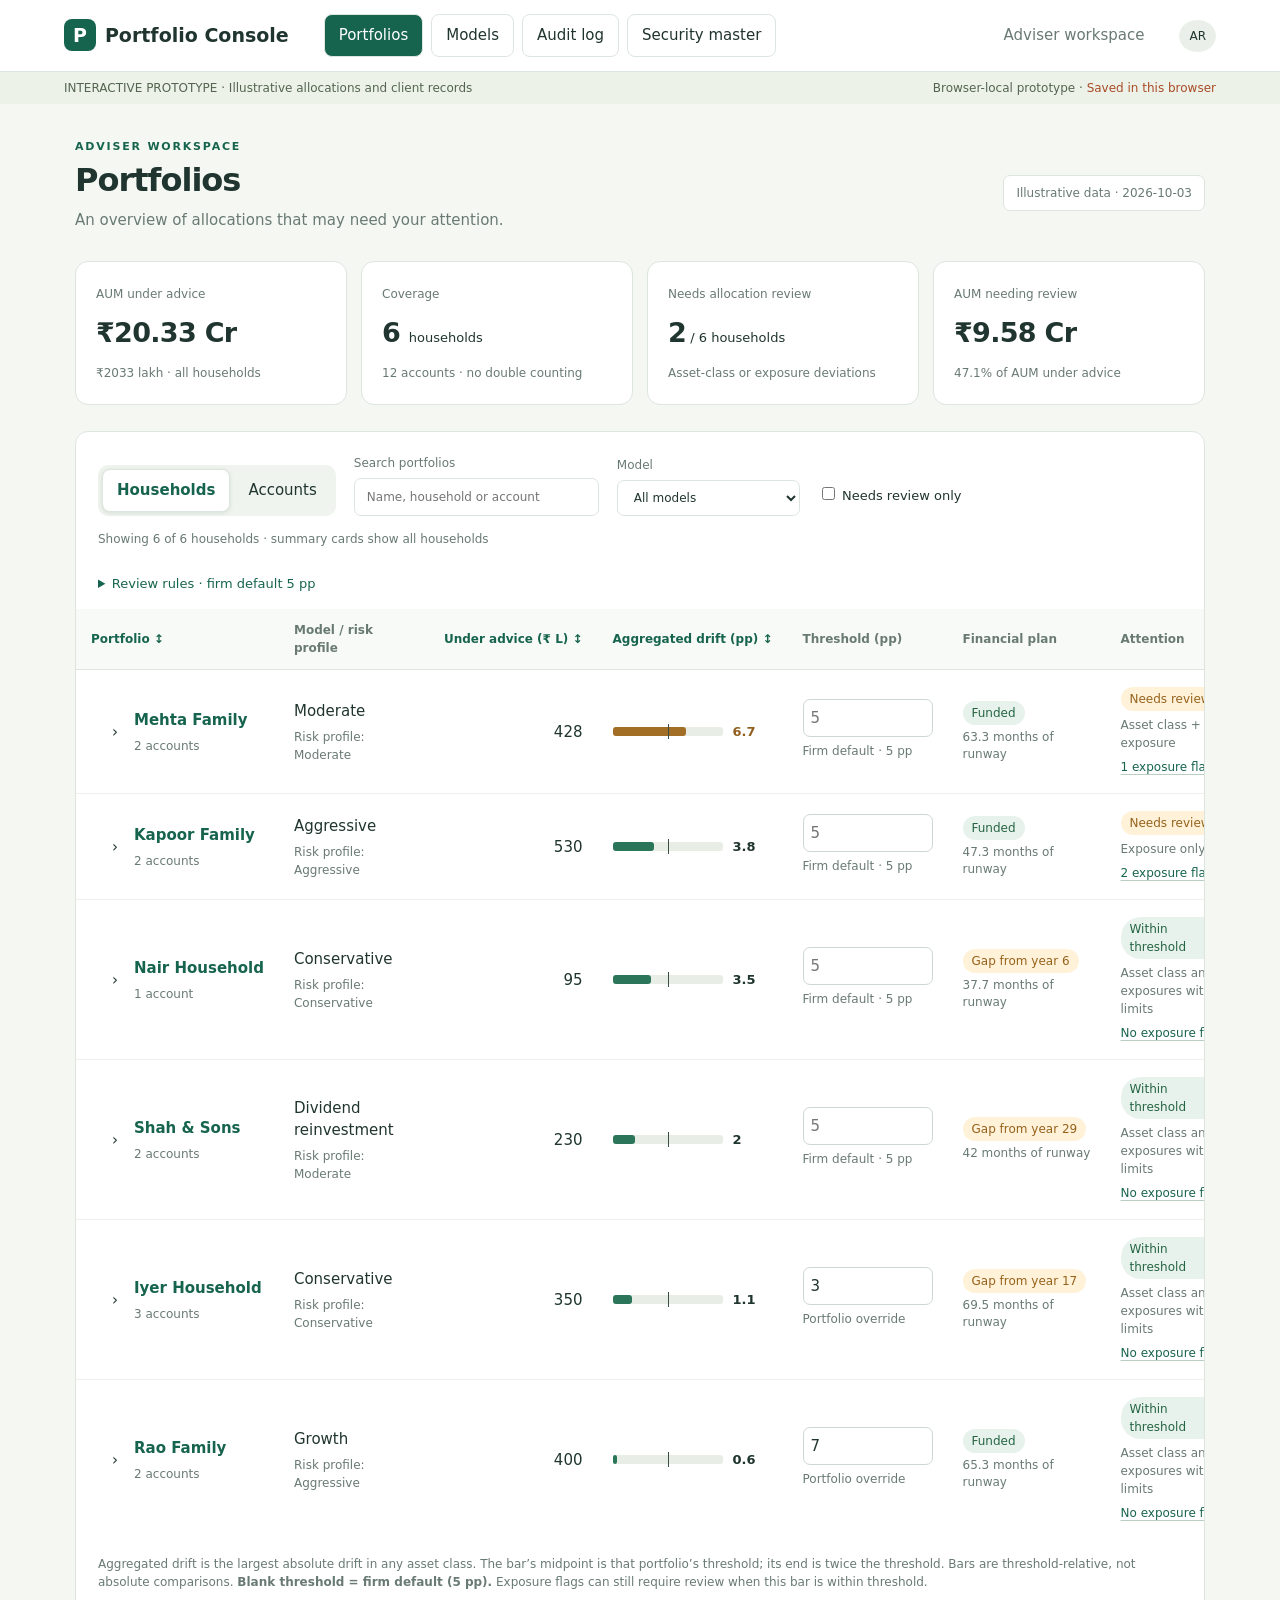
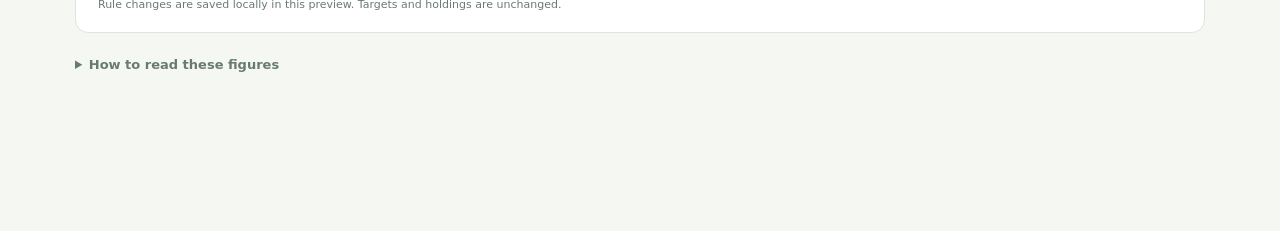
<file: index.html>
<!doctype html>
<html lang="en"><head><meta charset="utf-8"><meta name="viewport" content="width=device-width,initial-scale=1"><title>Portfolio Console · Models</title>
<link rel="icon" href="data:image/svg+xml,<svg xmlns='http://www.w3.org/2000/svg' viewBox='0 0 32 32'><rect width='32' height='32' rx='7' fill='%2317644e'/><text x='16' y='23' font-family='system-ui,sans-serif' font-size='20' font-weight='700' fill='white' text-anchor='middle'>P</text></svg>">
<style>
:root{--ink:#20352f;--mut:#697a74;--line:#dde5df;--green:#17644e;--bg:#f5f7f3;--amber:#95621c}*{box-sizing:border-box}body{margin:0;background:var(--bg);color:var(--ink);font:15px/1.5 system-ui,-apple-system,sans-serif}button,input,select,textarea{font:inherit}button{cursor:pointer;background:white;border:1px solid var(--line);border-radius:8px;padding:9px 14px;color:var(--ink)}button:hover{border-color:var(--green);background:#f0f7f2}button:disabled{opacity:.45;cursor:not-allowed}button:focus-visible,a:focus-visible,input:focus-visible,textarea:focus-visible,select:focus-visible{outline:3px solid #73ad98;outline-offset:3px}.primary{background:var(--green);color:white;border-color:var(--green)}.primary:hover{background:#104d3b;color:white}.quiet{border:0;background:transparent;color:var(--green)}header{height:72px;display:flex;align-items:center;gap:35px;background:white;padding:0 5%;border-bottom:1px solid var(--line)}.brand{font-size:19px;font-weight:750}.brand i{font-style:normal;background:var(--green);color:white;border-radius:8px;padding:5px 9px;margin-right:9px}header .active{align-self:stretch;display:flex;align-items:center;border-bottom:3px solid var(--green);font-weight:650}.right{margin-left:auto}.avatar{border-radius:50%;background:#eaf0e9;padding:7px 10px;font-size:12px}.demo{background:#edf2e9;color:#546450;font-size:12px;padding:7px 5%;display:flex;justify-content:space-between;gap:10px}main{max-width:1180px;margin:35px auto;padding:0 25px 100px}h1{font-size:32px;letter-spacing:-1px;line-height:1.2;margin:5px 0 10px}h2{font-size:19px;margin:0 0 6px}p{margin:6px 0 16px}.muted,small{color:var(--mut)}small{font-size:12px}.eyebrow{text-transform:uppercase;font-size:11px;font-weight:750;letter-spacing:1.8px;color:var(--green)}.flex{display:flex;align-items:center;gap:12px;flex-wrap:wrap}.between{justify-content:space-between}.card{background:white;border:1px solid var(--line);border-radius:13px;padding:22px;margin:20px 0}.hero{display:grid;grid-template-columns:1fr 270px;gap:28px}.stat{border-left:1px solid var(--line);padding-left:25px}.stat b{font-size:30px;display:block}.badge{display:inline-block;border-radius:20px;padding:3px 9px;font-size:12px;background:#e8f2ec;color:#246442}.draft{background:#fff2d9;color:var(--amber)}.tablewrap{overflow:auto}table{border-collapse:collapse;width:100%;min-width:620px}th{text-align:left;color:var(--mut);font-size:12px;font-weight:600;padding:12px 15px;border-bottom:1px solid var(--line)}td{padding:17px 15px;border-bottom:1px solid #edf1ec}tr:last-child td{border:0}.name{font-weight:700;font-size:16px}.name small{display:block;font-weight:400;margin-top:3px}.link{padding:0;border:0;color:var(--green);font-weight:700;text-align:left;background:transparent}.allocation{height:12px;display:flex;gap:3px;margin:25px 0 12px;border-radius:8px;overflow:hidden;background:#edf1ec}.allocation span{min-width:0}.legend{display:flex;gap:20px;flex-wrap:wrap;font-size:13px}.dot{display:inline-block;width:9px;height:9px;border-radius:3px;margin-right:6px}.toolbar{margin:26px 0 10px}.panelgrid{display:grid;grid-template-columns:minmax(0,1fr) 240px;gap:20px}.panelgrid .card{margin-top:0}.panelgrid>section{min-width:0}.note{background:#f1f5ef;padding:14px;border-radius:9px;font-size:13px}.warning{background:#fff4df;color:#7d541a}.errors{color:#9c422a;font-size:13px}.ok{color:var(--green)}.allocationtable{min-width:650px}.allocationtable td{padding:13px 12px}.allocationtable th{padding:12px}.target{width:78px;padding:7px;border:1px solid #cfdcd3;border-radius:7px;text-align:right;background:white;color:var(--ink)}.target:disabled{border-color:transparent;background:transparent;opacity:1}.rowtop{background:#f8faf7}.child{color:#496256}.chev{border:0;background:transparent;padding:3px 9px;width:32px}.footer{position:fixed;bottom:0;left:0;right:0;background:#ffffffed;border-top:1px solid var(--line);padding:16px max(25px,calc((100vw - 1130px)/2));display:flex;align-items:center;justify-content:space-between;gap:15px;backdrop-filter:blur(12px)}.footer small{display:block}.field{display:flex;flex-direction:column;gap:6px;margin:15px 0}.field input,.field textarea,.field select{padding:10px;border:1px solid #ccd8d0;border-radius:7px;background:white;color:var(--ink)}dialog{border:1px solid var(--line);border-radius:16px;width:min(760px,94vw);max-height:88vh;padding:28px;box-shadow:0 20px 100px #12382b35;color:var(--ink)}dialog::backdrop{background:#132c2566;backdrop-filter:blur(3px)}dialog .actions{display:flex;justify-content:flex-end;gap:10px;margin-top:25px}.toast{position:fixed;bottom:95px;left:50%;transform:translateX(-50%);background:#183f30;color:white;border-radius:9px;padding:12px 20px;z-index:10;max-width:90vw}.crumb{font-size:13px;margin-bottom:22px}.chips{display:flex;gap:7px;flex-wrap:wrap}.history{padding:16px 0;border-bottom:1px solid var(--line)}.titleinput{font-size:25px;width:100%;border:1px solid var(--line);padding:7px;border-radius:7px}.description{width:100%;border:1px solid var(--line);padding:8px;border-radius:7px;resize:vertical}#storage{color:#a84b26} @media(max-width:800px){header{padding:0 20px;gap:20px}.hero,.panelgrid{grid-template-columns:1fr}.stat{border-left:0;padding-left:0}.panelgrid aside{display:none}main{padding:0 15px 140px;margin-top:24px}.footer{align-items:flex-start;flex-wrap:wrap;padding:12px 15px}.demo{padding:7px 15px}.avatar{display:none}h1{font-size:27px}.card{padding:16px}.right{display:none}.brand{font-size:17px}}
</style></head><body>
<header><span class="brand"><i>P</i>Portfolio Console</span><nav aria-label="Main navigation"><button id="navClients" onclick="clientNav()">Portfolios</button> <button id="navModels" onclick="modelNav()">Models</button> <button id="navAudit" onclick="auditPage()">Audit log</button></nav><span class="right muted">Adviser workspace</span><span class="avatar">AR</span></header>
<div class="demo"><span>INTERACTIVE PROTOTYPE · Illustrative allocations and client records</span><span>Browser-local prototype · <span id="storage">Checking local saving…</span></span></div>
<main id="app"><p role="status">Loading portfolio workspace…</p></main><div id="footer"></div><dialog id="modal"></dialog><div id="toast" class="toast" role="status" hidden></div>
<link rel="stylesheet" href="clients.css"><link rel="stylesheet" href="comparison.css"><link rel="stylesheet" href="portfolios.css"><link rel="stylesheet" href="financial-plan.css?v=20261011-household-detail"><link rel="stylesheet" href="portfolio-review.css?v=20261011-household-detail"><link rel="stylesheet" href="target-plan-preview.css?v=20261011-household-detail"><script src="bootstrap.js?v=20261011-household-detail"></script></body></html>
</file>
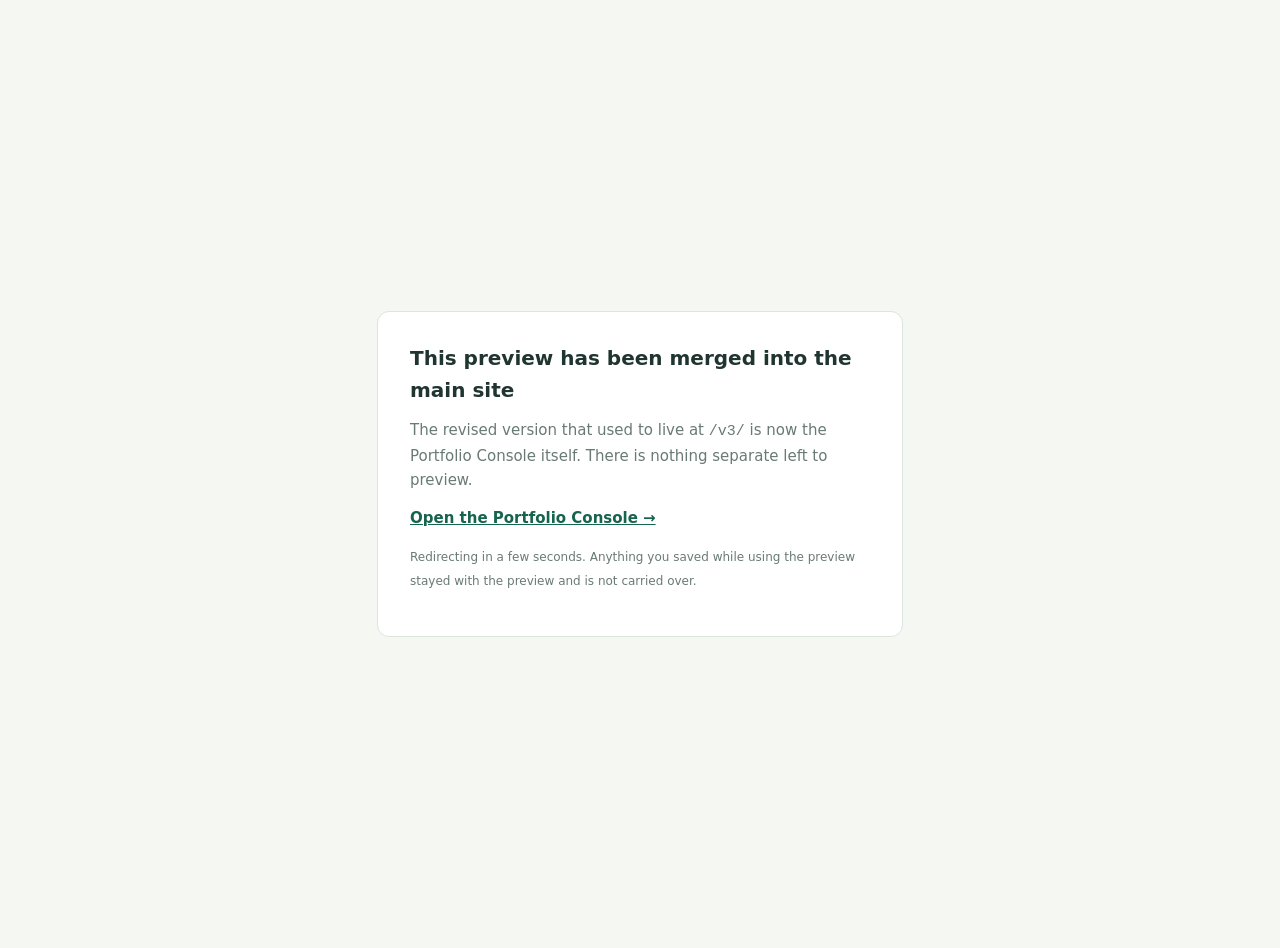
<file: v3/index.html>
<!doctype html>
<html lang="en"><head><meta charset="utf-8"><meta name="viewport" content="width=device-width,initial-scale=1">
<title>Portfolio Console · the preview has moved</title>
<meta http-equiv="refresh" content="5;url=../">
<style>
body{margin:0;min-height:100vh;display:grid;place-items:center;background:#f5f7f3;color:#20352f;
 font:15px/1.6 system-ui,-apple-system,sans-serif;padding:24px}
main{max-width:460px;background:white;border:1px solid #dde5df;border-radius:12px;padding:30px 32px}
h1{font-size:20px;margin:0 0 12px}p{margin:0 0 14px;color:#697a74}
a{color:#17644e;font-weight:600}small{color:#697a74;font-size:12px}
</style></head><body><main>
<h1>This preview has been merged into the main site</h1>
<p>The revised version that used to live at <code>/v3/</code> is now the Portfolio Console itself. There is nothing separate left to preview.</p>
<p><a href="../">Open the Portfolio Console →</a></p>
<p><small>Redirecting in a few seconds. Anything you saved while using the preview stayed with the preview and is not carried over.</small></p>
</main></body></html>
</file>
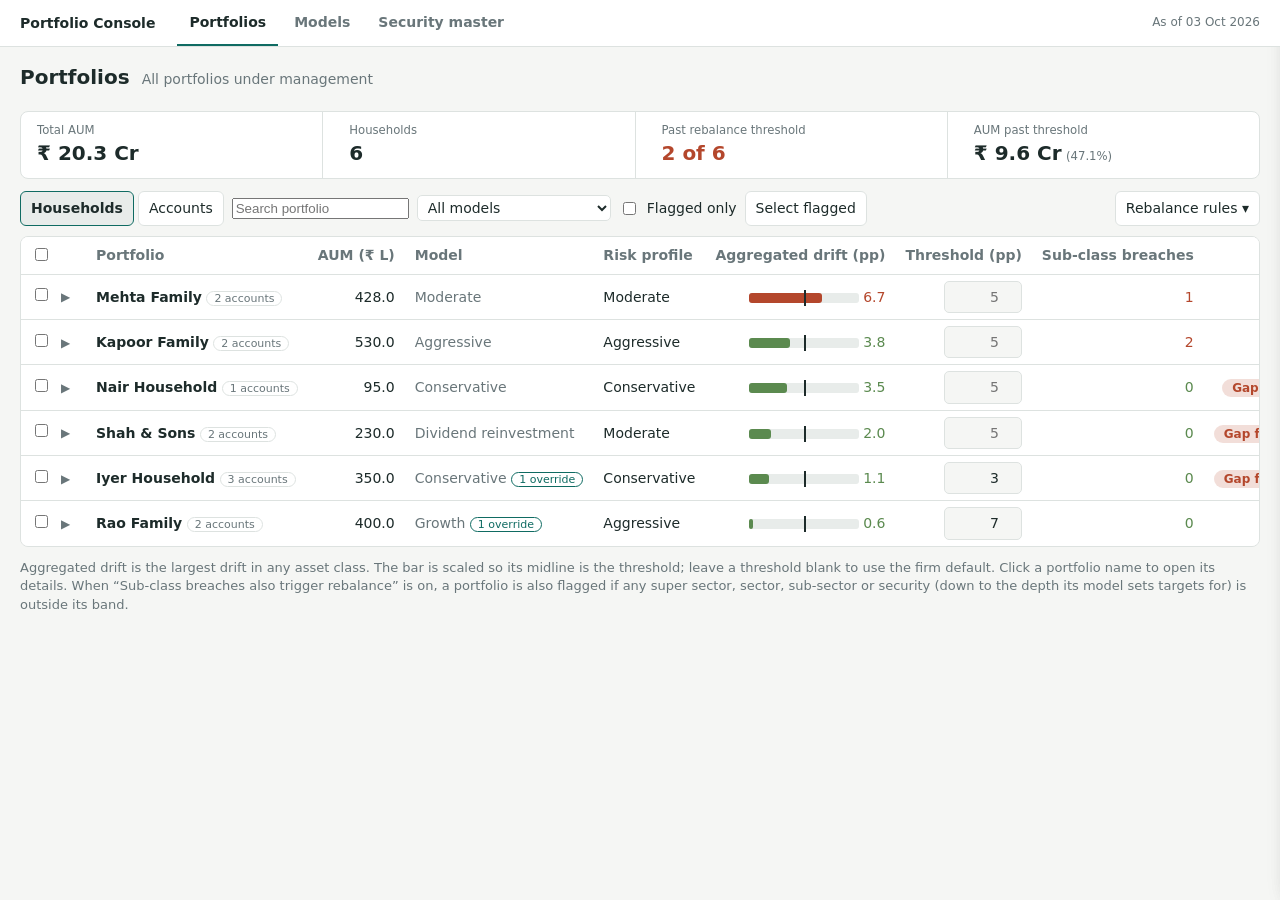
<file: docs/sources/Portfolio Console – wireframes v3.html>
<!doctype html><html><head><meta charset=utf8><meta name=viewport content="width=device-width,initial-scale=1,viewport-fit=cover"><style>:root{color-scheme:light;box-sizing:border-box;padding-top:env(safe-area-inset-top,0px);padding-bottom:env(safe-area-inset-bottom,0px)}html{scroll-padding-top:env(safe-area-inset-top,0px)}body{margin:0;padding:0;font:14px -apple-system,BlinkMacSystemFont,sans-serif;background:#faf9f5;color:#141413}img{max-width:100%}[hidden]:not([hidden=until-found i]){display:none!important}</style></head><body>
<!DOCTYPE html>
<html lang="en">
<head>
<meta charset="utf-8">
<meta name="viewport" content="width=device-width, initial-scale=1, viewport-fit=cover">
<title>Portfolio Console – wireframes</title>
<style>
:root{box-sizing:border-box;padding-top:env(safe-area-inset-top,0px);padding-bottom:env(safe-area-inset-bottom,0px);
--bg:#f5f6f4;--panel:#fff;--ink:#1d2b2a;--mut:#69767a;--line:#dde2e0;--acc:#0f6b62;--over:#b4472c;--under:#2f5fa8;--ok:#5b8a4f;--track:#e8ecea}
html{scroll-padding-top:env(safe-area-inset-top,0px)}
@media (prefers-color-scheme:dark){:root:not([data-theme="light"]){--bg:#121817;--panel:#1a2221;--ink:#e6eceb;--mut:#8d9b9a;--line:#2d3a39;--acc:#4cbfb2;--over:#e58b6f;--under:#7ea6e6;--ok:#8fc07f;--track:#2a3534}}
:root[data-theme="dark"]{--bg:#121817;--panel:#1a2221;--ink:#e6eceb;--mut:#8d9b9a;--line:#2d3a39;--acc:#4cbfb2;--over:#e58b6f;--under:#7ea6e6;--ok:#8fc07f;--track:#2a3534}
*{box-sizing:border-box}
body{margin:0;background:var(--bg);color:var(--ink);font:14px/1.45 "Instrument Sans","Segoe UI",system-ui,sans-serif;font-variant-numeric:tabular-nums}
header{padding:16px 20px 0;max-width:1280px;margin:0 auto}
h1{font-size:20px;margin:0 0 2px;font-weight:650}
.sub{color:var(--mut);margin:0 0 12px}
.ctx{display:flex;flex-wrap:wrap;gap:8px;margin-bottom:12px}
.ctx span{background:var(--panel);border:1px solid var(--line);border-radius:6px;padding:6px 10px}
.ctx b{font-weight:600}
nav{display:flex;gap:4px;border-bottom:1px solid var(--line)}
nav button{background:none;border:0;border-bottom:2px solid transparent;padding:10px 14px;font:inherit;color:var(--mut);cursor:pointer}
nav button[aria-selected=true]{color:var(--ink);border-color:var(--acc);font-weight:600}
button:focus-visible{outline:2px solid var(--acc);outline-offset:2px}
main{max-width:1280px;margin:0 auto;padding:16px 20px 40px}
.tools{display:flex;flex-wrap:wrap;gap:8px;align-items:center;margin-bottom:10px}
.tools button{background:var(--panel);border:1px solid var(--line);border-radius:6px;padding:6px 10px;font:inherit;color:var(--ink);cursor:pointer}
.tools .sp{flex:1}
.leg{color:var(--mut);display:flex;gap:14px;flex-wrap:wrap;align-items:center}
.leg i{display:inline-block;width:18px;height:8px;border-radius:2px;margin-right:5px;vertical-align:middle}
.wrap{overflow-x:auto;background:var(--panel);border:1px solid var(--line);border-radius:8px}
table{border-collapse:collapse;width:100%;min-width:860px}
th{font-weight:600;color:var(--mut);text-align:right;padding:9px 10px;border-bottom:1px solid var(--line);white-space:nowrap}
th:first-child,td:first-child{text-align:left}
td{padding:8px 10px;border-bottom:1px solid var(--line);text-align:right;white-space:nowrap}
tr.l0 td{font-weight:650;background:color-mix(in srgb,var(--track) 55%,var(--panel))}
tr.l1 td:first-child{font-weight:560}
tr:last-child td{border-bottom:0}
.nm{display:flex;align-items:center;gap:6px}
.car{width:22px;height:22px;border:0;background:none;color:var(--mut);cursor:pointer;font-size:12px;padding:0;transform:rotate(0)}
.car[aria-expanded=true]{transform:rotate(90deg)}
.car.none{visibility:hidden}
.tag{font-size:11px;color:var(--mut);border:1px solid var(--line);border-radius:10px;padding:0 7px}
.tag.p{border-color:var(--acc);color:var(--acc)}
.bar{position:relative;height:10px;width:170px;background:var(--track);border-radius:3px;display:inline-block;vertical-align:middle}
.bar b{position:absolute;left:0;top:0;bottom:0;border-radius:3px}
.bar u{position:absolute;top:-3px;bottom:-3px;width:2px;background:var(--ink);text-decoration:none}
.over{color:var(--over)}.under{color:var(--under)}.ok{color:var(--ok)}
.st{display:inline-block;width:8px;height:8px;border-radius:50%;margin-right:6px}
.grid{display:grid;grid-template-columns:repeat(auto-fit,minmax(300px,1fr));gap:14px}
.card{background:var(--panel);border:1px solid var(--line);border-radius:8px;padding:14px}
.card h2{font-size:15px;margin:0 0 10px}
.row{display:grid;grid-template-columns:110px 1fr 90px;gap:10px;align-items:center;margin:9px 0}
.row .bar{width:100%}
.trade{display:flex;justify-content:space-between;gap:10px;padding:7px 0;border-bottom:1px solid var(--line)}
.trade:last-child{border:0}
.trade small{color:var(--mut);display:block}
.note{color:var(--mut);margin-top:12px;font-size:13px}
.lf{cursor:pointer}.lf:hover td{background:var(--track)}
.tag.x{border-color:var(--over);color:var(--over)}.tag.s{border-color:#b08a2e;color:#b08a2e}
aside{position:fixed;top:0;right:0;bottom:0;width:380px;max-width:100%;background:var(--panel);border-left:1px solid var(--line);padding:calc(16px + env(safe-area-inset-top,0px)) 18px calc(16px + env(safe-area-inset-bottom,0px));overflow:auto;box-shadow:-8px 0 24px rgba(0,0,0,.14);transform:translateX(105%);transition:transform .2s;z-index:5}
aside.on{transform:none}
aside h2{font-size:17px;margin:0 0 4px}aside h3{font-size:13px;color:var(--mut);margin:18px 0 6px;font-weight:600}
.cl{float:right;background:none;border:1px solid var(--line);border-radius:6px;padding:4px 9px;color:var(--ink);cursor:pointer;font:inherit}
dl{display:grid;grid-template-columns:1fr auto;gap:6px 12px;margin:0}dt{color:var(--mut)}dd{margin:0;text-align:right}
.box{border:1px solid var(--line);border-radius:6px;padding:9px 11px;margin-top:8px}
.chk{display:flex;gap:8px;align-items:center;margin-bottom:8px}
.segw{display:flex;gap:4px}.sb{background:var(--panel);border:1px solid var(--line);border-radius:6px;padding:7px 14px;font:inherit;color:var(--ink);cursor:pointer}
.sb[aria-pressed=true]{border-color:var(--acc);background:var(--track);font-weight:650}
input[type=number]{width:78px;text-align:right;padding:5px 7px;border:1px solid var(--line);border-radius:5px;background:var(--bg);color:var(--ink);font:inherit}
select{padding:3px 6px;border:1px solid var(--line);border-radius:5px;background:var(--panel);color:var(--ink);font:inherit}
.stk{display:flex;height:14px;border-radius:3px;overflow:hidden}.stk span{display:block}
.cr{display:grid;grid-template-columns:100px 1fr 120px;gap:10px;align-items:center;margin:9px 0}.cr.sel{font-weight:650}
.lg2{display:flex;gap:14px;flex-wrap:wrap;color:var(--mut);margin-top:6px}.lg2 i{display:inline-block;width:10px;height:10px;border-radius:2px;margin-right:5px}
.bk{display:inline-block;margin-bottom:8px;color:var(--acc);text-decoration:none;font-weight:600}
.lk{color:var(--ink);font-weight:600;text-decoration:none}.lk:hover{text-decoration:underline}
.fl{padding:2px 10px;border-radius:10px;font-size:12px;font-weight:650;white-space:nowrap}
.fl.r{background:color-mix(in srgb,var(--over) 18%,transparent);color:var(--over)}.fl.g{background:color-mix(in srgb,var(--ok) 18%,transparent);color:var(--ok)}
.dwrap{max-width:1280px;margin:0 auto;padding:16px 20px 40px}
.kp{display:grid;grid-template-columns:repeat(auto-fit,minmax(170px,1fr));gap:10px;margin:12px 0}
.kc{background:var(--panel);border:1px solid var(--line);border-radius:8px;padding:10px 14px}.kc small{display:block;color:var(--mut)}.kc b{font-size:20px;font-weight:650}
#dsh th:nth-child(2),#dsh td:nth-child(2),#dsh th:nth-child(4),#dsh td:nth-child(4),#dsh th:nth-child(5),#dsh td:nth-child(5){text-align:left}
th[data-s]{cursor:pointer}.ti{width:66px}
.xp{padding:4px 0 10px 8px;display:grid;grid-template-columns:repeat(auto-fit,minmax(260px,1fr));gap:16px}
.cd{display:grid;grid-template-columns:1fr 70px 90px 90px;gap:8px;padding:3px 0}.xp h3{margin:0 0 6px;font-size:13px;color:var(--mut)}
#dtb tr.xr td{background:color-mix(in srgb,var(--track) 40%,var(--panel))}
.pc{display:flex;flex-wrap:wrap;gap:20px;align-items:center}.pd{flex:0 0 auto}.pl{flex:1;min-width:290px}
.pr{display:grid;grid-template-columns:14px 1fr 64px 64px 84px;gap:8px;align-items:center;padding:5px 0;text-align:right}.pr span:nth-child(2){text-align:left}.pr i{width:10px;height:10px;border-radius:2px}.pr.ph{color:var(--mut);font-weight:600;border-bottom:1px solid var(--line)}
.fg{display:grid;grid-template-columns:repeat(auto-fit,minmax(150px,1fr));gap:10px;margin-bottom:10px}.fg label{display:flex;flex-direction:column;gap:3px;color:var(--mut)}.fg input,.fg select{width:100%}
.pri{background:var(--acc);color:var(--bg);border:0;border-radius:6px;padding:8px 14px;font:inherit;font-weight:650;cursor:pointer}.pri:disabled{opacity:.6;cursor:default}
.tt th:last-child,.tt td:last-child{text-align:left;white-space:normal}.tt td:nth-child(2){text-align:left}
.fl.n{background:var(--track);color:var(--mut)}.fl.s{background:color-mix(in srgb,#b08a2e 20%,transparent);color:#b08a2e}
details.evd{border-bottom:1px solid var(--line);padding:9px 0}details.evd:last-child{border:0}details.evd summary{cursor:pointer}
.warn{border-left:3px solid #b08a2e;padding:6px 10px;margin-top:8px;background:var(--bg)}
.tools button.pri{background:var(--acc);color:var(--bg);border-color:var(--acc);font-weight:650}
.sc{margin-right:6px}
.segw{flex-wrap:wrap}
.sin{width:118px;padding:4px 6px;border:1px solid var(--line);border-radius:5px;background:var(--bg);color:var(--ink);font:inherit}
#sc th,#sc td{text-align:left}
.topbar{position:sticky;top:0;z-index:20;background:var(--panel);border-bottom:1px solid var(--line)}
.tbi{max-width:1280px;margin:0 auto;padding:0 20px;display:flex;align-items:center;gap:22px;height:46px}
.brand{font-weight:700}#gn{display:flex;gap:4px;height:100%;border:0}
#gn a{display:flex;align-items:center;padding:0 12px;color:var(--mut);text-decoration:none;border-bottom:2px solid transparent;font-weight:560}
#gn a:hover{color:var(--ink)}#gn a[aria-current]{color:var(--ink);border-color:var(--acc)}.asof{color:var(--mut);font-size:12px}
.crumb{display:flex;gap:8px;align-items:center;color:var(--mut);margin-bottom:8px}.crumb a{color:var(--acc);text-decoration:none;font-weight:600}.crumb b{color:var(--ink);font-size:18px}
.sumbar{display:flex;flex-wrap:wrap;background:var(--panel);border:1px solid var(--line);border-radius:8px;margin-bottom:12px}
.sk{padding:8px 16px;border-right:1px solid var(--line);min-width:120px}.sk:last-child{border:0}.sk small{display:block;color:var(--mut);font-size:12px}.sk b{font-weight:650}
.kp{display:flex;flex-wrap:wrap;background:var(--panel);border:1px solid var(--line);border-radius:8px;margin:10px 0 12px}
.kc{flex:1;min-width:150px;background:none;border:0;border-right:1px solid var(--line);border-radius:0;padding:10px 16px}.kc:last-child{border-right:0}
.ph2{display:flex;align-items:baseline;gap:12px;margin-bottom:2px}.ph2 h1{margin:0}
td{padding:6px 10px}th{padding:8px 10px}
#dsh .wrap,#sc .wrap{max-height:calc(100vh - 230px);overflow:auto}
#dsh th,#sc th,#rb th{position:sticky;top:0;background:var(--panel);z-index:2}
tbody tr:hover td{background:color-mix(in srgb,var(--track) 45%,var(--panel))}
#dsh td:nth-child(4){color:var(--mut)}
details.card>summary{cursor:pointer;font-size:15px;font-weight:650}
details.rules{position:relative}details.rules summary{cursor:pointer;list-style:none;padding:6px 10px;border:1px solid var(--line);border-radius:6px;background:var(--panel)}details.rules summary::-webkit-details-marker{display:none}
details.rules .rp{position:absolute;right:0;top:calc(100% + 6px);z-index:6;background:var(--panel);border:1px solid var(--line);border-radius:8px;padding:12px;min-width:290px;box-shadow:0 8px 24px rgba(0,0,0,.14)}
main{padding-top:12px}
.lsc{display:grid;grid-template-columns:repeat(auto-fit,minmax(170px,1fr));gap:10px;margin-bottom:14px}
.lcard{text-align:left;background:var(--panel);border:1px solid var(--line);border-radius:8px;padding:10px 12px;cursor:pointer;font:inherit;color:var(--ink);display:flex;flex-direction:column;gap:3px}
.lcard small{color:var(--mut)}.lcard b{font-size:16px}.lcard span{color:var(--mut);font-size:12px}.lcard.on{border-color:var(--acc);box-shadow:inset 0 0 0 1px var(--acc)}
.act{display:flex;gap:10px;align-items:flex-start;padding:8px 0;border-bottom:1px solid var(--line)}
.srow{display:grid;grid-template-columns:1fr 90px 110px 60px;gap:10px;align-items:center;padding:7px 0;border-top:1px solid var(--line)}.srow small{display:block}
.srow button{background:var(--panel);border:1px solid var(--line);border-radius:6px;padding:4px 8px;color:var(--ink);font:inherit;cursor:pointer}
.sub-h{margin:10px 0 2px;font-weight:600;color:var(--mut)}
details.sg{margin-bottom:10px}details.sg summary{cursor:pointer;display:flex;gap:10px;align-items:baseline;flex-wrap:wrap}
.alg{display:grid;grid-template-columns:repeat(auto-fit,minmax(440px,1fr));gap:14px;margin-bottom:14px}
.stk{background:var(--track)}
.mi{display:grid;grid-template-columns:repeat(auto-fit,minmax(260px,1fr));gap:2px 24px;padding:4px 0 8px 28px}
.sumrow td{font-weight:650;background:color-mix(in srgb,var(--track) 55%,var(--panel))}
[hidden]{display:none!important}
button.lkb{background:none;border:0;padding:0;font:inherit;cursor:pointer;color:var(--ink);font-weight:600;text-align:left}button.lkb:hover{text-decoration:underline}
#sc td:nth-child(5),#sc td:nth-child(6){white-space:normal}
.cr{grid-template-columns:160px 1fr 130px}
.tgp{display:inline-flex;align-items:center;gap:3px;margin:2px 6px 2px 0;border:1px solid var(--line);border-radius:10px;padding:0 4px 0 7px;font-size:11px;background:var(--bg)}.tgp small{color:var(--mut);margin-right:2px}
button.tv{background:none;border:0;padding:1px 4px;border-radius:8px;font:inherit;font-size:11px;color:var(--ink);cursor:pointer}button.tv:hover{background:var(--track)}button.tv.on{background:var(--acc);color:var(--bg);font-weight:650}
input.ei{width:62px;padding:3px 5px}input.ei.ov{border-color:var(--acc);font-weight:700}button.rst{border:0;background:none;color:var(--acc);cursor:pointer;font-size:15px;padding:0 4px}#alk{display:grid;grid-template-columns:repeat(auto-fit,minmax(190px,1fr))}#md .mbar{margin-bottom:12px}#md .mhead{display:flex;align-items:center;justify-content:space-between;gap:16px;flex-wrap:wrap;margin-bottom:14px;padding:10px 14px;background:var(--panel);border:1px solid var(--line);border-radius:8px}#md .mhead .note{flex:1 1 420px}#md .mact{display:flex;align-items:center;gap:14px;margin-left:auto}#md .mact #tot3{white-space:nowrap}
#md .sb,#md .tools button,#md .mact button,#md .tools .rules summary{min-height:34px;box-sizing:border-box;display:inline-flex;align-items:center;padding:0 14px;border:1px solid var(--line);border-radius:6px;background:var(--panel);font:inherit;color:var(--ink);cursor:pointer;line-height:1}
#md .sb[aria-pressed="true"]{background:var(--acc);color:var(--bg);border-color:var(--acc)}#md .tools{margin:0 0 10px;padding:10px 0;border-top:1px solid var(--line)}#md .tools .rules summary{list-style:none}
#md #seg{gap:6px;align-items:center}#md #seg .leg2{margin:0 4px 0 12px}</style>
</head>
<body>
<div id="topb" class="topbar"><div class="tbi"><span class="brand">Portfolio Console</span>
 <nav id="gn"><a href="#/" data-r="dash">Portfolios</a><a href="#/models" data-r="md">Models</a><a href="#/securities" id="secb" data-r="sc">Security master</a></nav><span class="sp" style="flex:1"></span><span class="asof">As of 03 Oct 2026</span></div></div>
<div id="dsh"><div class="dwrap">
<div class="ph2"><h1>Portfolios</h1><span class="sub">All portfolios under management</span></div>
<div class="card" id="flash" hidden style="margin:8px 0;padding:8px 12px"></div>
<div class="kp" id="kp"></div>
<div class="tools"><div class="segw" id="vw"><button class="sb" data-v="h" aria-pressed="true">Households</button><button class="sb" data-v="a" aria-pressed="false">Accounts</button></div>
<input id="q" type="search" placeholder="Search portfolio" aria-label="Search portfolio"><select id="fr" aria-label="Filter by model"></select>
<label class="chk" style="margin:0"><input type="checkbox" id="fo"> Flagged only</label><button id="selp">Select flagged</button><span class="sp"></span>
<details class="rules"><summary>Rebalance rules ▾</summary><div class="rp"><label>Firm default threshold ± <input type="number" id="ft" value="5" step="0.5" min="0.5" style="width:66px"> pp</label><label class="chk" style="margin:10px 0 0"><input type="checkbox" id="lbt" checked> Sub-class breaches also trigger rebalance</label></div></details></div>
<div class="tools card" id="sbar" hidden style="padding:8px 12px"><b id="sn"></b><button class="pri" id="rv">Review rebalance</button><button id="clr">Clear selection</button></div>
<div class="wrap"><table style="min-width:1100px"><thead><tr><th><input type="checkbox" id="sa" aria-label="Select all shown"></th><th data-s="n">Portfolio</th><th data-s="aum">AUM (₹ L)</th><th>Model</th><th>Risk profile</th><th data-s="ag">Aggregated drift (pp)</th><th>Threshold (pp)</th><th>Sub-class breaches</th><th>Financial plan</th><th>Rebalance</th></tr></thead><tbody id="dtb"></tbody></table></div>
<p class="note">Aggregated drift is the largest drift in any asset class. The bar is scaled so its midline is the threshold; leave a threshold blank to use the firm default. Click a portfolio name to open its details. When “Sub-class breaches also trigger rebalance” is on, a portfolio is also flagged if any super sector, sector, sub-sector or security (down to the depth its model sets targets for) is outside its band.</p></div></div>
<div id="rb" class="dwrap" hidden>
 <a class="bk" href="#/">← All portfolios</a><h1>Bulk rebalance review</h1><p class="sub">Trades that bring each selected portfolio back to its model</p>
 <div class="card" style="margin-bottom:12px"><div class="fg"><label>Minimum trade size (₹ L)<input type="number" id="rmt" value="0.5" min="0" step="0.5"></label><label>LTCG exemption per client (₹ L)<input type="number" id="rex" value="1.25" min="0" step="0.25"></label></div>
 <label class="chk"><input type="checkbox" id="rsl" checked> Skip locked assets (EPF, AIF, real estate)</label><label class="chk"><input type="checkbox" id="rns" checked> Avoid short-term gains</label><label class="chk"><input type="checkbox" id="rlf" checked> Trade down to sector and sub-sector targets (off: fix asset classes only)</label></div>
 <div class="kp" id="rkp"></div>
 <div class="wrap"><table class="tt" style="min-width:940px"><thead><tr><th></th><th>Portfolio</th><th>AUM (₹ L)</th><th>Drift before to after (pp)</th><th>Threshold (pp)</th><th>Sub-class breaches before to after</th><th>Sells (₹ L)</th><th>Buys (₹ L)</th><th>Est. tax (₹ L)</th><th>After rebalance</th></tr></thead><tbody id="rtb"></tbody></table></div>
 <div class="card" style="margin-top:14px"><h2>Approval</h2><textarea id="rcm" rows="2" placeholder="Comment for the approval record (optional)" style="width:100%;padding:8px;border:1px solid var(--line);border-radius:6px;background:var(--bg);color:var(--ink);font:inherit"></textarea>
 <div class="tools" style="margin-top:10px"><button class="pri" id="rok">Approve</button><a class="bk" href="#/" style="margin:0">Cancel</a></div>
 <p class="note">This wireframe does not send trades for execution. Tax figures are illustrative.</p></div>
</div>
<div id="au" class="dwrap" hidden><a class="bk" href="#/">← All portfolios</a><h1>Audit log</h1><p class="sub">Approvals and decisions recorded in this session</p><div class="card"><div id="aud"></div></div></div>
<div id="sc" class="dwrap" hidden>
 <div class="ph2"><h1>Security master</h1><span class="sub">One tiered hierarchy for the whole firm: Asset class › Super sector › Sector › Sub-sector › Security. Themes are supporting tags.</span></div>
 <div class="kp" id="skp"></div>
 <div class="tools"><div class="segw" id="slb"></div><input id="sq" type="search" placeholder="Search name, type, theme or attribute" aria-label="Search securities" style="min-width:230px"><select id="sty" aria-label="Filter by instrument type"></select><label class="chk" style="margin:0"><input type="checkbox" id="suo"> Unclassified only</label><button id="sxa">Expand all</button><button id="sxc">Collapse all</button><span class="sp"></span><button id="srs">Reset all</button></div>
 <datalist id="dls"></datalist>
 <div class="wrap"><table class="tt" style="min-width:1240px"><thead><tr><th style="min-width:300px">Hierarchy</th><th>Instrument type</th><th>Held firm-wide (₹ L)</th><th>% of firm AUM</th><th style="min-width:300px">Key attributes</th><th>Themes</th><th>Status</th></tr></thead><tbody id="sgr"></tbody></table></div>
 <p class="note">Classify each security once; every model and portfolio follows. Attributes depend on the instrument type (coupon and rating for bonds, market cap and risk rating for equity, lock-in and commitment for AIFs, and so on). Open a security to change its place in the hierarchy, its type, themes or attributes.</p>
</div>
<aside id="sdr" aria-label="Edit security"></aside>
<div id="md" class="dwrap" hidden>
 <div class="ph2"><h1>Models</h1><span class="sub">Firm-wide models, by risk profile and by strategy, on the same hierarchy as the Security master. Portfolios inherit these and can override targets and bands inline on their own Allocation &amp; drift tab.</span></div>
 <div class="mbar"><div id="seg" class="segw"></div></div>
 <div class="mhead"><p class="note" id="mdesc" style="margin:0"></p><div class="mact"><span id="tot3"></span><button id="rs">Reset model to default</button></div></div>
 <div class="card" style="margin-bottom:14px"><h2>Model comparison</h2><div id="cmp3"></div></div>
 <div class="card" style="margin-bottom:14px"><h2>How deep each asset class is modelled</h2><div class="fg" id="dpc" style="grid-template-columns:repeat(auto-fit,minmax(170px,1fr));margin-bottom:6px"></div><p class="note" style="margin:0">Targets are set down to the chosen level. Below it, portfolio pages still show what is held, but there is no target. Changing a depth splits or adds up existing targets for every model and portfolio override. It applies to every model.</p></div>
 <div class="tools"><details class="rules" id="tfd"><summary id="tfs">Filter by tags ▾</summary><div class="rp" id="tfp" style="left:0;right:auto;min-width:520px;max-width:80vw;max-height:60vh;overflow:auto"></div></details><button id="tfc" hidden>Clear filters</button><span id="tfa"></span><span class="sp"></span><button id="mxa">Expand all</button><button id="mxc">Collapse all</button></div>
 <div class="wrap"><table style="min-width:1080px"><thead><tr><th>Hierarchy</th><th>Target %</th><th>Band ± pp</th><th>Firm today %</th><th style="text-align:left;min-width:380px">Tags</th></tr></thead><tbody id="ed"></tbody></table></div>
 <p class="note">Every level has a target and a tolerance band, and the children of a node always add up to it. Editing a node rescales what is under it and moves its siblings, so the level above never changes. The Tags column lists the attributes of the securities under each node. Click a tag, or use the filter, to narrow the tree to nodes holding matching securities. Edits last until you reload.</p>
</div>
<header id="dh" hidden>
  <div class="crumb"><a href="#/">Portfolios</a><span>/</span><b id="pn"></b></div>
  <div class="sumbar">
   <div class="sk"><small>AUM</small><b id="tot"></b></div>
   <div class="sk"><small>Model</small><select id="rp" aria-label="Model"></select></div>
   <div class="sk"><small>Asset-class drift</small><span id="sumd"></span></div>
   <div class="sk"><small>Sub-class breaches</small><span id="suml"></span></div>
   <div class="sk"><small>Status</small><span id="sumf"></span></div>
  </div>
  <nav role="tablist">
    <button role="tab" aria-selected="true" data-t="al">1 Assets &amp; liabilities</button>
    <button role="tab" aria-selected="false" data-t="a">2 Allocation &amp; drift</button>
    <button role="tab" aria-selected="false" data-t="b">3 Gap summary &amp; trade recommendations</button>
    <button role="tab" aria-selected="false" data-t="cp">4 Cash &amp; planning</button>
  </nav>
</header>
<main id="dm" hidden>
<section id="al">
  <p class="note" id="alnote" style="margin-top:0"></p>
  <div class="kp" id="alk"></div>
  <div class="alg">
   <div class="card"><div class="tools" style="margin:0 0 8px"><h2 style="margin:0">Assets</h2><span class="sp"></span><button id="axm" title="Expand to the level the model sets targets at">To model level</button><button id="axa">Expand all</button><button id="axc">Collapse all</button></div><div id="alab"></div><div class="wrap" style="margin-top:10px"><table style="min-width:520px"><thead><tr><th>Asset</th><th>Value (₹ L)</th><th>% of assets</th><th>Liquidity</th><th>Days to cash</th></tr></thead><tbody id="alas"></tbody></table></div></div>
   <div class="card"><h2>Liabilities</h2><div class="wrap"><table style="min-width:520px"><thead><tr><th>Liability</th><th>Type</th><th>Outstanding (₹ L)</th><th>Rate</th><th>EMI a month (₹ L)</th><th>Months left</th></tr></thead><tbody id="alli"></tbody></table></div><p class="note" id="alln"></p></div>
  </div>
  <div class="card" style="margin-bottom:14px"><h2>Projected monthly cash flow, next 12 months</h2><div id="alch"></div><div class="wrap" style="margin-top:10px"><table style="min-width:780px"><thead><tr><th>Month</th><th>Income</th><th>Debt service</th><th>Regular needs</th><th>Yearly and quarterly bills</th><th>Total outflow</th><th>Net</th><th>Cumulative net</th></tr></thead><tbody id="alm"></tbody></table></div><p class="note" id="almn"></p></div>
  <div class="card" style="margin-bottom:14px"><h2>Yearly expenses</h2><div id="aly"></div></div>
</section>
<section id="a" hidden>
  <div class="card" id="lact" style="margin-bottom:14px"></div>
  <details class="card" open style="margin-bottom:14px"><summary>Asset distribution: current vs model</summary><div id="pies" style="margin-top:10px"></div></details>
  <div class="tools">
    <button id="exp">Expand all</button><button id="col">Collapse all</button><button id="brx">Expand to breaches</button>
    <span class="sp"></span>
    <button id="lmr" title="Remove every portfolio override and follow the model">Reset to model</button><span id="lmn" class="note"></span><span class="sp"></span>
    <span class="leg"><span><i style="background:var(--acc)"></i>Current</span><span><i style="background:var(--ink);width:2px;height:12px"></i>Model target</span>
    <span><span class="st" style="background:var(--over)"></span>Overweight</span><span><span class="st" style="background:var(--under)"></span>Underweight</span><span><span class="st" style="background:var(--ok)"></span>Within band</span></span>
  </div>
  <div class="wrap"><table>
    <thead><tr><th>Hierarchy</th><th>Value (₹ L)</th><th>Current %</th><th style="text-align:center">Current vs model</th><th>Model %</th><th>Band ±</th><th>Drift (pp)</th><th>To reach model (₹ L)</th></tr></thead>
    <tbody id="tb"></tbody>
  </table></div>
  <p class="note">Asset class › super sector › sector › sub-sector › security. Percentages are of the whole portfolio at every level. Targets and bands exist down to the level the model sets for each asset class (marked “target level”); below that, rows show what is held. Targets and bands are editable here: change one to override the model for this portfolio (shown highlighted, with ↺ to reset), and the siblings under the same parent move so the level above does not change. Clear a box to follow the model again. To change the model itself, go to Models. Click a security for its detail. “Physical” marks assets held outside demat.</p>
</section>
<section id="b" hidden>
  <div class="grid">
    <div class="card"><h2>Asset class: current vs model</h2><div id="cls"></div></div>
    <div class="card"><h2>Proposed rebalance (to model)</h2><label class="chk"><input type="checkbox" id="skip" checked> Skip locked assets (EPF, AIF, real estate)</label><div id="tr"></div>
      <p class="note">Draft only. Real estate and EPF can’t be traded quickly, so a later step should mark holdings as locked or illiquid and route the gap to new money.</p></div>
  </div>
</section>

<section id="cp" hidden>
  <p class="note" id="fnote" style="margin-top:0"></p>
  <div class="kp" id="fkp"></div>
  <div class="grid" style="margin-bottom:14px">
   <div class="card"><h2>Income and assumptions</h2><div class="fg" id="finp"></div><p class="note" style="margin-bottom:0">Liabilities and recurring needs below feed the planning flags and cash plans. The 6-month emergency target and the sources for raising cash use investable holdings only (locked assets such as EPF, AIF and real estate are left out). All amounts are in ₹ L and illustrative.</p></div>
   <div class="card"><h2>Planning flags</h2><div id="fflags"></div></div>
  </div>
  <div class="grid" id="bld" style="margin-bottom:14px">
   <div class="card"><h2>Raise or invest cash</h2>
    <div class="fg"><label>Event<select id="ety"><option value="raise">Raise cash</option><option value="invest">Invest cash</option></select></label>
     <label>Amount (₹ L)<input type="number" id="eam" value="20" min="0.5" step="0.5"></label>
     <label>Reason<select id="ere"></select></label>
     <label id="dpw">Deployment<select id="dpl"><option value="1">Lump sum</option><option value="3">3-month STP</option><option value="6">6-month STP</option></select></label></div>
    <details class="rules" style="margin:12px 0 4px"><summary>Tax and trade options</summary>
     <div class="fg" style="margin-top:10px"><label>Selection strategy<select id="stg"><option value="tax">Minimise tax</option><option value="model">Closest to model</option><option value="pro">Pro-rata across holdings</option></select></label>
      <label>LTCG exemption left (₹ L)<input type="number" id="exm" value="1.25" min="0" step="0.25"></label>
      <label>Carry-forward losses (₹ L)<input type="number" id="cfl" value="0" min="0" step="0.5"></label></div>
     <label class="chk"><input type="checkbox" id="ns" checked> Avoid short-term gains (raise cash)</label>
     <label class="chk"><input type="checkbox" id="hv" checked> Sell loss-making holdings first to harvest losses (raise cash)</label>
     <label class="chk"><input type="checkbox" id="sl" checked> Skip locked assets (EPF, AIF, real estate)</label></details>
    <button class="pri" id="gen" style="margin-top:8px">Suggest trades</button></div>
   <div class="card" id="sug"></div>
  </div>
  <div class="card" id="alc" style="margin-bottom:14px"></div>
  <div class="card" id="alr" style="margin-bottom:14px"></div>
  <div class="card" style="margin-bottom:14px"><div class="tools" style="margin:0 0 8px"><h2 style="margin:0">Liabilities</h2><span class="sp"></span><button data-act="addl">Add liability</button></div><div class="wrap"><table class="tt" style="min-width:820px"><thead><tr><th>Liability</th><th>Type</th><th>Outstanding (₹ L)</th><th>Rate %</th><th>EMI per month (₹ L)</th><th>Months left</th><th></th></tr></thead><tbody id="flt"></tbody></table></div></div>
  <div class="card"><div class="tools" style="margin:0 0 8px"><h2 style="margin:0">Recurring needs</h2><span class="sp"></span><button data-act="addn">Add need</button></div><div class="wrap"><table class="tt" style="min-width:1020px"><thead><tr><th>Need</th><th>Category</th><th>Amount (₹ L)</th><th>Frequency</th><th>Due month</th><th>Starts in (yrs)</th><th>Lasts (yrs)</th><th>Inflation %</th><th></th></tr></thead><tbody id="fnt"></tbody></table></div></div>
</section>
</main>
<aside id="dr" aria-label="Holding detail"></aside>
<script>
const FT={v:5};
/* ===== Taxonomy: Asset class > Super sector > Sector > Sub-sector > Security ===== */
const CLS=["Equity","Fixed income","Alternatives","Real assets"],LVN=["Asset class","Super sector","Sector","Sub-sector","Security"],U="Unclassified";
const TX={
"Equity":[["Cyclical",[["Financials",["Private banks","PSU banks","NBFC & others"]],["Consumer discretionary",["Autos"]],["Materials",["Metals & mining"]]]],
 ["Sensitive",[["Information technology",["IT services"]],["Energy",["Oil & gas"]],["Industrials",["Capital goods"]]]],
 ["Defensive",[["Consumer staples",["FMCG"]],["Healthcare",["Pharma"]],["Utilities",["Power utilities"]]]],
 ["Multi-sector funds",[["Diversified equity funds",["Large-cap & index","Flexi cap","Mid cap","Small cap"]]]]],
"Fixed income":[["Sovereign",[["Government securities",["Central government","State development loans"]]]],
 ["Credit",[["Corporate bonds",["AAA rated","AA and below"]],["Bank deposits",["Scheduled bank FDs"]]]],
 ["Retirement & small savings",[["Retirement funds",["EPF","PPF and others"]]]],
 ["Debt funds",[["Duration funds",["Liquid & ultra-short","Short duration","Long duration"]]]]],
"Alternatives":[["Pooled vehicles",[["AIF",["Category I","Category II","Category III"]],["PMS",["Equity PMS","Multi-asset PMS"]]]],
 ["Private markets",[["Private credit",["Direct lending"]]]],
 ["Other alternatives",[["Commodities",["Silver & base metals","Agricultural"]],["Digital assets",["Cryptocurrency"]],["Collectibles",["Art & antiques"]]]]],
"Real assets":[["Real estate",[["Direct property",["Residential","Commercial"]],["Listed real estate",["REITs"]]]],
 ["Infrastructure",[["Listed infrastructure",["InvITs"]]]],
 ["Precious metals",[["Gold",["Gold bonds","Physical gold"]]]]]};
const DEP=[3,2,4,2],DEP0=DEP.slice(),DEFB=[null,6,4,3,2];
const RISK=["Low","Low to moderate","Moderate","Moderately high","High","Very high"],CRD=["Sovereign","AAA","AA","A","BBB & below","Unrated"],DUR=["Short","Medium","Long"];
/* Instrument types: attributes that apply to each. Field = [key, label, kind(t/n/s), unit or options] */
const INS={
"Direct equity":[["mcap","Market cap","s",["Large","Mid","Small"]],["risk","Risk rating","s",RISK],["geo","Geography","s",["India","Global"]],["dy","Dividend yield","n","%"],["pe","P/E","n","x"]],
"Mutual fund":[["cat","SEBI category","t"],["er","Expense ratio","n","%"],["risk","Risk-o-meter","s",RISK],["bm","Benchmark","t"],["aum","Fund size","n","₹ Cr"]],
"ETF":[["idx","Tracks","t"],["er","Expense ratio","n","%"],["risk","Risk-o-meter","s",RISK],["te","Tracking error","n","%"]],
"Government bond":[["cpn","Coupon","n","%"],["mat","Maturity","t"],["rating","Credit rating","s",CRD],["ytm","Yield to maturity","n","%"],["dur","Duration bucket","s",DUR]],
"Corporate bond":[["cpn","Coupon","n","%"],["mat","Maturity","t"],["rating","Credit rating","s",CRD],["ytm","Yield","n","%"],["dur","Duration bucket","s",DUR],["sc","Security","s",["Secured","Unsecured"]]],
"Fixed deposit":[["rate","Interest rate","n","%"],["mat","Maturity","t"],["pen","Premature exit penalty","n","%"],["rating","Issuer rating","s",CRD],["dur","Duration bucket","s",DUR]],
"Retirement account":[["rate","Declared rate","n","%"],["rule","Withdrawal rule","t"],["rating","Credit rating","s",CRD],["dur","Duration bucket","s",DUR]],
"Debt fund":[["cat","SEBI category","t"],["er","Expense ratio","n","%"],["risk","Risk-o-meter","s",RISK],["ytm","Portfolio yield","n","%"],["dm","Modified duration","n","yrs"],["rating","Credit quality","s",CRD],["dur","Duration bucket","s",DUR]],
"REIT / InvIT":[["dy","Distribution yield","n","%"],["pt","Asset type","t"],["occ","Occupancy","n","%"],["risk","Risk rating","s",RISK]],
"AIF":[["cat","AIF category","s",["Category I","Category II","Category III"]],["lock","Lock-in","n","yrs"],["com","Commitment","n","₹ L"],["vin","Vintage","n"],["tgt","Target net return","n","%"],["risk","Risk rating","s",RISK]],
"PMS":[["str","Strategy","t"],["min","Minimum ticket","n","₹ L"],["fee","Management fee","n","%"],["perf","Performance fee","t"],["risk","Risk rating","s",RISK]],
"Private credit":[["cpn","Coupon","n","%"],["mat","Maturity","t"],["rating","Credit rating","s",CRD],["sc","Security","s",["Secured","Unsecured"]],["dur","Duration bucket","s",DUR]],
"Commodity":[["cm","Commodity","t"],["veh","Vehicle","s",["ETF","Physical","Futures"]],["er","Expense ratio","n","%"],["risk","Risk rating","s",RISK]],
"Digital asset":[["as","Asset","t"],["cust","Custody","s",["Exchange","Self-custody","Qualified custodian"]],["risk","Risk rating","s",RISK]],
"Collectible":[["it","Item","t"],["vd","Last valued","t"],["vm","Valuation method","s",["Registered valuer","Auction comparables","Self-assessed"]],["risk","Risk rating","s",RISK]],
"Gold":[["form","Form","s",["Sovereign gold bond","Gold ETF","Physical"]],["cpn","Coupon","n","%"],["mat","Maturity","t"],["pur","Purity","t"]],
"Real estate":[["pt","Property type","s",["Residential","Commercial","Land"]],["loc","Location","t"],["ry","Rental yield","n","%"],["val","Last valued","t"]]};
const NIFTY={sec:[["Financials",.38],["Information technology",.13],["Energy",.11],["Consumer staples",.09],["Healthcare",.04],["Industrials",.08],["Other",.17]],mc:[["Large",1]],geo:[["India",1]]};
const X=(n,ty,path,th,a,o)=>({n,type:ty,pa:path.split(">"),th:th?th.split(";"):[],a:a||{},...(o||{})});
const SEC=[
X("Parag Parikh Flexi Cap","Mutual fund","Equity>Multi-sector funds>Diversified equity funds>Flexi cap","Quality;Global diversification",{cat:"Flexi cap",er:.63,risk:"Very high",bm:"Nifty 500 TRI",aum:95000},{lt:{sec:[["Financials",.24],["Information technology",.2],["Energy",.06],["Consumer staples",.08],["Healthcare",.04],["Industrials",.1],["Other",.28]],mc:[["Large",.72],["Mid",.18],["Small",.1]],geo:[["India",.65],["Global",.35]]}}),
X("Nippon India Small Cap","Mutual fund","Equity>Multi-sector funds>Diversified equity funds>Small cap","Small-cap growth",{cat:"Small cap",er:.68,risk:"Very high",bm:"Nifty Smallcap 250 TRI",aum:65000},{lt:{sec:[["Industrials",.28],["Financials",.12],["Healthcare",.1],["Consumer staples",.08],["Information technology",.07],["Other",.35]],mc:[["Small",.85],["Mid",.12],["Large",.03]],geo:[["India",1]]}}),
X("UTI Nifty 50 Index","Mutual fund","Equity>Multi-sector funds>Diversified equity funds>Large-cap & index","Broad market",{cat:"Index fund",er:.18,risk:"Very high",bm:"Nifty 50 TRI",aum:20000},{lt:NIFTY}),
X("HDFC Bank","Direct equity","Equity>Cyclical>Financials>Private banks","Quality;Dividend",{mcap:"Large",risk:"High",geo:"India",dy:1.1,pe:18}),
X("Infosys","Direct equity","Equity>Sensitive>Information technology>IT services","Digital India;Dividend",{mcap:"Large",risk:"High",geo:"India",dy:2.6,pe:24}),
X("Reliance Industries","Direct equity","Equity>Sensitive>Energy>Oil & gas","Energy transition",{mcap:"Large",risk:"High",geo:"India",dy:.4,pe:25}),
X("Nippon Nifty BeES","ETF","Equity>Multi-sector funds>Diversified equity funds>Large-cap & index","Broad market",{idx:"Nifty 50",er:.04,risk:"Very high",te:.05},{lt:NIFTY}),
X("Motilal Midcap 150 ETF","ETF","Equity>Multi-sector funds>Diversified equity funds>Mid cap","Mid-cap growth",{idx:"Nifty Midcap 150",er:.2,risk:"Very high",te:.12},{lt:{sec:[["Financials",.22],["Industrials",.22],["Healthcare",.12],["Consumer staples",.08],["Information technology",.09],["Energy",.05],["Other",.22]],mc:[["Mid",.85],["Small",.08],["Large",.07]],geo:[["India",1]]}}),
X("Bajaj Finance","Direct equity","Equity>Cyclical>Financials>NBFC & others","Consumer credit",{mcap:"Large",risk:"High",geo:"India",dy:.5,pe:30}),
X("Hindustan Unilever","Direct equity","Equity>Defensive>Consumer staples>FMCG","Consumption;Dividend",{mcap:"Large",risk:"Moderately high",geo:"India",dy:1.6,pe:52}),
X("Sun Pharma","Direct equity","Equity>Defensive>Healthcare>Pharma","Ageing and health",{mcap:"Large",risk:"High",geo:"India",dy:.8,pe:33}),
X("Larsen & Toubro","Direct equity","Equity>Sensitive>Industrials>Capital goods","Infrastructure;Make in India",{mcap:"Large",risk:"High",geo:"India",dy:1,pe:34}),
X("GOI 7.18% 2033","Government bond","Fixed income>Sovereign>Government securities>Central government","Capital preservation",{cpn:7.18,mat:"Aug 2033",rating:"Sovereign",ytm:6.9,dur:"Long"}),
X("HDFC Ltd NCD 8.1%","Corporate bond","Fixed income>Credit>Corporate bonds>AAA rated","Income",{cpn:8.1,mat:"May 2028",rating:"AAA",ytm:7.8,dur:"Medium",sc:"Secured"}),
X("SBI FD (Mar 2028)","Fixed deposit","Fixed income>Credit>Bank deposits>Scheduled bank FDs","Capital preservation",{rate:7.1,mat:"Mar 2028",pen:1,rating:"AAA",dur:"Medium"}),
X("HDFC Bank FD (Jun 2027)","Fixed deposit","Fixed income>Credit>Bank deposits>Scheduled bank FDs","Capital preservation",{rate:7.25,mat:"Jun 2027",pen:1,rating:"AAA",dur:"Short"}),
X("EPF account","Retirement account","Fixed income>Retirement & small savings>Retirement funds>EPF","Retirement",{rate:8.25,rule:"Until retirement or qualifying events",rating:"Sovereign",dur:"Medium"}),
X("HDFC Short Term Debt Fund","Debt fund","Fixed income>Debt funds>Duration funds>Short duration","Income",{cat:"Short duration",er:.4,risk:"Moderate",ytm:7.4,dm:2.1,rating:"AAA",dur:"Short"}),
X("360 ONE Cat III AIF","AIF","Alternatives>Pooled vehicles>AIF>Category III","Absolute return",{cat:"Category III",lock:3,com:8,vin:2024,tgt:14,risk:"High"}),
X("Infra Fund Cat I AIF","AIF","Alternatives>Pooled vehicles>AIF>Category I","Infrastructure;Private markets",{cat:"Category I",lock:7,com:4,vin:2023,tgt:13,risk:"High"}),
X("Private Equity Cat II AIF","AIF","Alternatives>Pooled vehicles>AIF>Category II","Private markets",{cat:"Category II",lock:8,com:6,vin:2022,tgt:16,risk:"Very high"}),
X("Quality Equity PMS","PMS","Alternatives>Pooled vehicles>PMS>Equity PMS","Quality",{str:"Quality large and mid cap",min:50,fee:2,perf:"15% over a 10% hurdle",risk:"High"}),
X("Private credit note 2029","Private credit","Alternatives>Private markets>Private credit>Direct lending","Income;Private markets",{cpn:12.5,mat:"Sep 2029",rating:"BBB & below",sc:"Secured",dur:"Medium"}),
X("Silver ETF","Commodity","Alternatives>Other alternatives>Commodities>Silver & base metals","Inflation hedge;Industrial demand",{cm:"Silver",veh:"ETF",er:.45,risk:"High"}),
X("Bitcoin (exchange wallet)","Digital asset","Alternatives>Other alternatives>Digital assets>Cryptocurrency","Digital assets",{as:"Bitcoin",cust:"Exchange",risk:"Very high"}),
X("Art and collectibles","Collectible","Alternatives>Other alternatives>Collectibles>Art & antiques","Passion assets",{it:"Contemporary art, three works",vd:"Mar 2026",vm:"Registered valuer",risk:"High"},{p:1}),
X("Embassy REIT","REIT / InvIT","Real assets>Real estate>Listed real estate>REITs","Income;Real assets",{dy:6.2,pt:"Commercial offices",occ:90,risk:"Moderate"}),
X("IRB InvIT","REIT / InvIT","Real assets>Infrastructure>Listed infrastructure>InvITs","Income;Infrastructure",{dy:9.1,pt:"Toll roads",risk:"Moderately high"}),
X("Sovereign Gold Bond 2028","Gold","Real assets>Precious metals>Gold>Gold bonds","Inflation hedge",{form:"Sovereign gold bond",cpn:2.5,mat:"2028",pur:"999"}),
X("Physical gold (jewellery, bars)","Gold","Real assets>Precious metals>Gold>Physical gold","Inflation hedge",{form:"Physical",pur:"22k jewellery, 24k bars"},{p:1}),
X("Flat, Baner Pune","Real estate","Real assets>Real estate>Direct property>Residential","Real assets",{pt:"Residential",loc:"Baner, Pune",ry:2.6,val:"Jun 2026"},{p:1})];
const SEC0=JSON.parse(JSON.stringify(SEC));
const BASE=[30,12,20,18,12,14,10,4,6,6,5,7, 15,8,14,6,22,10, 8,4,5,8,5,3,2,4, 6,3,7,4,60];
const LQ=["Liquid","Semi-liquid","Locked"];
const M={"Parag Parikh Flexi Cap":{c:21,r:12.5,l:0,t:"Held over 12 months: long-term rate."},"Nippon India Small Cap":{c:9,r:12.5,l:0,t:"Held over 12 months."},"UTI Nifty 50 Index":{c:16,r:12.5,l:0,t:"Held over 12 months."},
"HDFC Bank":{c:11,r:12.5,l:0,t:"Held over 12 months."},"Infosys":{c:12.5,r:20,l:0,t:"Held under 12 months and at a loss: selling books a short-term loss."},"Reliance Industries":{c:9,r:12.5,l:0,t:"Held over 12 months."},
"Nippon Nifty BeES":{c:8,r:12.5,l:0,t:"Held over 12 months."},"Motilal Midcap 150 ETF":{c:3.6,r:20,l:0,t:"Held under 12 months: short-term rate. Consider waiting."},
"Bajaj Finance":{c:4.2,r:12.5,l:0,t:"Held over 12 months."},"Hindustan Unilever":{c:5.5,r:12.5,l:0,t:"Held over 12 months."},"Sun Pharma":{c:4.6,r:20,l:0,t:"Held under 12 months: short-term rate."},"Larsen & Toubro":{c:5.1,r:12.5,l:0,t:"Held over 12 months."},
"GOI 7.18% 2033":{c:14.6,r:30,l:0,t:"Gains taxed at slab rate (assumed 30%)."},"HDFC Ltd NCD 8.1%":{c:8,r:30,l:1,t:"Thin secondary-market liquidity."},
"SBI FD (Mar 2028)":{c:14,r:0,l:1,t:"Premature withdrawal carries a penalty; interest is taxed at slab rate."},"HDFC Bank FD (Jun 2027)":{c:6,r:0,l:1,t:"Premature withdrawal carries a penalty."},
"EPF account":{c:22,r:0,l:2,t:"Employer-linked. Withdrawal restricted until retirement or qualifying events."},
"HDFC Short Term Debt Fund":{c:9.2,r:30,l:0,t:"Debt fund gains are taxed at slab rate (assumed 30%)."},
"360 ONE Cat III AIF":{c:6,r:0,l:2,t:"Closed-ended. Lock-in until Mar 2029; exit only at fund redemption."},
"Infra Fund Cat I AIF":{c:3.5,r:12.5,l:2,t:"Closed-ended. Capital comes back as projects exit; no early redemption."},
"Private Equity Cat II AIF":{c:4,r:12.5,l:2,t:"Closed-ended with capital calls. Exit only at fund wind-up."},
"Quality Equity PMS":{c:6.5,r:12.5,l:1,t:"Withdrawals possible at month-end. Stocks sold inside the PMS are taxed in the client's hands."},
"Private credit note 2029":{c:5,r:30,l:2,t:"Unlisted note. Exit only at maturity or through a negotiated buyback."},
"Silver ETF":{c:2.6,r:12.5,l:0,t:"Listed ETF. Liquid."},
"Bitcoin (exchange wallet)":{c:1.2,r:30,l:1,t:"Gains are taxed at a flat 30% with no loss set-off. Exchange and custody risk apply."},
"Art and collectibles":{c:2.8,r:12.5,l:2,t:"A sale needs a valuer and a buyer. Allow several months."},
"Embassy REIT":{c:5.5,r:12.5,l:0,t:"Listed. Distributions have separate tax treatment."},"IRB InvIT":{c:3.2,r:20,l:0,t:"Held under 12 months."},
"Sovereign Gold Bond 2028":{c:4.8,r:12.5,l:1,t:"Exchange sale is thin. Redemption at maturity is tax-free."},"Physical gold (jewellery, bars)":{c:2.5,r:12.5,l:1,t:"Valuation and purity checks needed before sale."},
"Flat, Baner Pune":{c:38,r:12.5,l:2,t:"Sale takes months. Includes brokerage and registration costs."}};
const LF=SEC.map((s,i)=>({n:s.n,i,ci:CLS.indexOf(s.pa[0]),p:s.p,v:BASE[i],k:1,tg:0,ty:s.type}));
const D=CLS.map(n=>({n,v:0,tg:0}));
/* ===== Node tree (static): built from the taxonomy plus the security master ===== */
const hpath=s=>[s.pa[0],s.pa[1]||U,s.pa[2]||U,s.pa[3]||U];
let NODES=[],NB={};
function buildNodes(){const by={};
 const add=(key,par,lv,label,ci,i)=>{const n={key,par,lv,label,ci,i,kids:[],hs:[]};by[key]=n;if(par)by[par].kids.push(n);return n};
 CLS.forEach((c,ci)=>{add(c,null,0,c,ci);(TX[c]||[]).forEach(([su,secs])=>{const k1=c+"|"+su;add(k1,c,1,su,ci);secs.forEach(([se,subs])=>{const k2=k1+"|"+se;add(k2,k1,2,se,ci);subs.forEach(sb=>add(k2+"|"+sb,k2,3,sb,ci))})})});
 SEC.forEach((s,i)=>{const p=hpath(s),ci=CLS.indexOf(p[0]);let k=p[0];for(let j=1;j<4;j++){const kk=k+"|"+p[j];if(!by[kk])add(kk,k,j,p[j],ci);k=kk}
  add(k+"|"+s.n,k,4,s.n,ci,i);let a=k+"|"+s.n;while(a){by[a].hs.push(i);a=by[a].par}});
 const o=[];const dfs=n=>{o.push(n);n.kids.forEach(dfs)};CLS.forEach(c=>dfs(by[c]));NODES=o;NB=by}
buildNodes();
const termKey=s=>{const p=hpath(s),d=DEP[CLS.indexOf(p[0])];return d===4?p.join("|")+"|"+s.n:p.slice(0,d+1).join("|")};
/* ===== Models: target % at each terminal node (depth set per asset class), parents are sums ===== */
const MT0L={
Conservative:{"Large-cap & index":10,"Flexi cap":5,"Mid cap":1,"Small cap":0,"Private banks":3,"NBFC & others":0,"IT services":3,"Oil & gas":2,"Capital goods":1,"FMCG":3,"Pharma":2,
 "Government securities":12,"Corporate bonds":8,"Bank deposits":10,"Retirement funds":10,"Duration funds":5,
 "360 ONE Cat III AIF":1,"Quality Equity PMS":1,"Private credit note 2029":2,"Silver ETF":.5,"Art and collectibles":.5,
 "Direct property":10,"Listed real estate":3,"Listed infrastructure":1,"Gold":6},
Moderate:{"Large-cap & index":11,"Flexi cap":8,"Mid cap":4,"Small cap":3,"Private banks":5,"NBFC & others":2,"IT services":4,"Oil & gas":4,"Capital goods":3,"FMCG":3,"Pharma":3,
 "Government securities":5,"Corporate bonds":4,"Bank deposits":5,"Retirement funds":8,"Duration funds":3,
 "360 ONE Cat III AIF":2,"Infra Fund Cat I AIF":1,"Private Equity Cat II AIF":1.5,"Quality Equity PMS":2.5,"Private credit note 2029":1.5,"Silver ETF":.5,"Bitcoin (exchange wallet)":.5,"Art and collectibles":.5,
 "Direct property":7,"Listed real estate":2,"Listed infrastructure":1,"Gold":5},
Aggressive:{"Large-cap & index":9,"Flexi cap":12,"Mid cap":8,"Small cap":7,"Private banks":5,"NBFC & others":3,"IT services":5,"Oil & gas":4,"Capital goods":5,"FMCG":3,"Pharma":4,
 "Government securities":2,"Corporate bonds":2,"Bank deposits":2,"Retirement funds":5,"Duration funds":1,
 "360 ONE Cat III AIF":3,"Infra Fund Cat I AIF":1.5,"Private Equity Cat II AIF":2.5,"Quality Equity PMS":3,"Private credit note 2029":1.5,"Silver ETF":.5,"Bitcoin (exchange wallet)":1,
 "Direct property":4,"Listed real estate":2,"Listed infrastructure":1,"Gold":3},
Growth:{"Large-cap & index":6,"Flexi cap":15,"Mid cap":11,"Small cap":9,"Private banks":3,"NBFC & others":5,"IT services":7,"Oil & gas":3,"Capital goods":7,"FMCG":2,"Pharma":4,
 "Government securities":1,"Corporate bonds":1,"Bank deposits":1,"Retirement funds":4,"Duration funds":1,
 "360 ONE Cat III AIF":2,"Infra Fund Cat I AIF":2,"Private Equity Cat II AIF":3,"Quality Equity PMS":3,"Private credit note 2029":1,"Silver ETF":.5,"Bitcoin (exchange wallet)":1.5,"Art and collectibles":1,
 "Direct property":3,"Listed real estate":1,"Listed infrastructure":.5,"Gold":1.5},
"Dividend reinvestment":{"Large-cap & index":15,"Flexi cap":4,"Mid cap":1,"Private banks":5,"IT services":6,"Oil & gas":3,"Capital goods":3,"FMCG":6,"Pharma":2,
 "Government securities":3,"Corporate bonds":7,"Bank deposits":5,"Retirement funds":4,"Duration funds":6,
 "360 ONE Cat III AIF":2,"Infra Fund Cat I AIF":1,"Quality Equity PMS":3,"Private credit note 2029":4,
 "Direct property":6,"Listed real estate":6,"Listed infrastructure":4,"Gold":4},
"Inflation hedge":{"Large-cap & index":8,"Flexi cap":6,"Mid cap":2,"Private banks":3,"IT services":2,"Oil & gas":5,"Capital goods":4,"FMCG":3,"Pharma":2,
 "Government securities":6,"Corporate bonds":2,"Bank deposits":4,"Retirement funds":6,"Duration funds":2,
 "Infra Fund Cat I AIF":2,"Private credit note 2029":2,"Silver ETF":4,"Bitcoin (exchange wallet)":1,"Art and collectibles":1,
 "Direct property":14,"Listed real estate":6,"Listed infrastructure":5,"Gold":10},
"Alternatives-led":{"Large-cap & index":6,"Flexi cap":8,"Mid cap":3,"Small cap":2,"Private banks":4,"NBFC & others":2,"IT services":4,"Oil & gas":2,"Capital goods":2,"FMCG":1,"Pharma":1,
 "Government securities":3,"Corporate bonds":3,"Bank deposits":3,"Retirement funds":5,"Duration funds":1,
 "360 ONE Cat III AIF":6,"Infra Fund Cat I AIF":4,"Private Equity Cat II AIF":7,"Quality Equity PMS":8,"Private credit note 2029":5,"Silver ETF":1,"Bitcoin (exchange wallet)":2,"Art and collectibles":2,
 "Direct property":7,"Listed real estate":3,"Listed infrastructure":2,"Gold":3}};
const MI={Conservative:{k:"Risk-based",risk:"Conservative",ab:"Cons",d:"Capital preservation first: mostly debt and real assets, with a small equity core."},
Moderate:{k:"Risk-based",risk:"Moderate",ab:"Mod",d:"Balanced growth and income across all four asset classes."},
Aggressive:{k:"Risk-based",risk:"Aggressive",ab:"Aggr",d:"Long-term growth with a high equity share and some alternatives."},
Growth:{k:"Strategy",risk:"Aggressive",ab:"Growth",d:"Equity-led and tilted to flexi, mid and small cap and to compounding businesses. Dividends are reinvested. Suits long horizons."},
"Dividend reinvestment":{k:"Strategy",risk:"Moderate",ab:"Div",d:"Dividend-paying large caps, REIT and InvIT distributions and credit income, all reinvested to compound."},
"Inflation hedge":{k:"Strategy",risk:"Moderate",ab:"Infl",d:"Real assets, gold and commodities alongside energy and infrastructure equity, to protect purchasing power."},
"Alternatives-led":{k:"Strategy",risk:"Aggressive",ab:"Alts",d:"A large share in AIFs, PMS and private credit for diversification. Needs a long horizon and a liquidity buffer."}};
const isT=n=>n.lv===DEP[n.ci];
const P=Object.keys(MT0L),MT={},DEFMT={},BAND={};P.forEach(p=>BAND[p]={});
Object.keys(MT0L).forEach(p=>{const m={};NODES.filter(isT).forEach(n=>{m[n.key]=MT0L[p][n.label]||0});MT[p]=m;DEFMT[p]={...m}});
const effT=(e,p)=>{p=p||e.r;return e.ovl?{...MT[p],...e.ovl}:MT[p]};
const TH=()=>CP&&CP.th!==undefined?CP.th:FT.v;
function rowsFor(e,prof){prof=prof||e.r;const T=e.vec.reduce((a,b)=>a+b,0)||1,tm=effT(e,prof),mm=MT[prof],bd=BAND[prof]||{},pb=e.bnd||{};
 const R=NODES.map(n=>({key:n.key,par:n.par,lv:n.lv,label:n.label,ci:n.ci,i:n.i,sec:n.lv===4,hs:n.hs,kids:[],ns:n.i!==undefined?1:n.hs.length,val:n.hs.reduce((a,h)=>a+e.vec[h],0)})),by={};
 R.forEach(r=>{by[r.key]=r;r.c=r.val/T*100});R.forEach(r=>{if(r.par)by[r.par].kids.push(r)});
 for(let j=R.length-1;j>=0;j--){const r=R[j],d=DEP[r.ci];
  if(r.lv===d){r.leaf=true;r.t=tm[r.key]||0;r.mt=mm[r.key]||0}
  else if(r.lv<d){r.t=r.kids.reduce((a,x)=>a+x.t,0);r.mt=r.kids.reduce((a,x)=>a+x.mt,0)}
  else{r.t=null;r.mt=null;r.below=true}
  r.mb=r.lv===0?FT.v:(bd[r.key]??DEFB[r.lv]);r.pbv=r.lv===0?undefined:pb[r.key];
  r.band=r.lv===0?(e.th??FT.v):(pb[r.key]??bd[r.key]??DEFB[r.lv]);
  if(r.t!=null){r.d=r.c-r.t;r.out=Math.abs(r.d)>r.band&&(r.c>=.05||r.t>=.05);r.amt=r.t/100*T-r.val;r.src=Math.abs(r.t-r.mt)>.005?"Portfolio override":"Model"}}
 R.forEach(r=>{r.cnt=!!r.out&&!r.kids.some(k=>k.out)});R.by=by;return R}
/* Holding-level targets implied by the node targets: a terminal node's target is shared across its holdings pro rata to current value */
function holdT(e,lvl,R){R=R||rowsFor(e);const out=Array(LF.length).fill(0);
 R.forEach(r=>{if(!(lvl===0?r.lv===0:r.leaf)||!r.t||!r.hs.length)return;const tot=r.hs.reduce((a,h)=>a+e.vec[h],0);r.hs.forEach(h=>{out[h]+=r.t*(tot>.0001?e.vec[h]/tot:1/r.hs.length)})});return out}
const LTE=e=>holdT(e);
const clsT=(e,p)=>rowsFor(e,p).filter(r=>r.lv===0).map(r=>r.t);
const csE=e=>clsT(e),csP=p=>clsT({vec:BASE,r:p},p);
const agg=e=>{const R=rowsFor(e).filter(r=>r.lv===0);return Math.max(...R.map(r=>Math.abs(r.c-r.t)))};
const lensCnt=e=>rowsFor(e).filter(r=>r.lv>0&&r.cnt).length;
/* Edit a node: its terminal descendants are scaled and its siblings absorb the change, so the parent total never moves */
function editNode(R,key,v,store){const n=R.by[key];if(!n||n.t==null)return;const P=n.par?R.by[n.par]:null,pt=P?P.t:100;v=Math.max(0,Math.min(pt,v));
 const lv=r=>r.leaf?[r]:R.filter(x=>x.leaf&&x.key.startsWith(r.key+"|")),rd=x=>Math.round(x*10000)/10000;
 const sc=(r,val)=>{let L=lv(r);const o=L.reduce((a,x)=>a+x.t,0);if(o<=0){const w=L.filter(x=>x.hs.length);if(w.length)L=w}const n0=o>0?o:L.length;L.forEach(x=>{store[x.key]=rd(o>0?x.t*val/o:val/n0)})};
 const sib=R.filter(x=>x.par===n.par&&x.key!==key&&x.t!=null),ss=sib.reduce((a,x)=>a+x.t,0),rem=Math.max(0,pt-v);
 if(!sib.length)v=pt;else sib.forEach(x=>sc(x,ss>0?x.t*rem/ss:rem/sib.length));sc(n,v)}
/* Changing the depth re-projects every model and every portfolio override */
function reproj(map,ci,od,nd){const c=CLS[ci],out={};Object.keys(map).forEach(k=>{if(k!==c&&!k.startsWith(c+"|"))out[k]=map[k]});
 let tot=0;const val=Object.keys(map).filter(k=>k===c||k.startsWith(c+"|"));val.forEach(k=>tot+=map[k]);
 const at=(lv)=>NODES.filter(n=>n.ci===ci&&n.lv===lv);
 if(nd<od){val.forEach(k=>{const A=k.split("|"),a=A.slice(0,nd+1).join("|");out[a]=(out[a]||0)+map[k]})}
 else if(nd>od){val.forEach(k=>{const kids=NODES.filter(n=>n.ci===ci&&n.lv===nd&&n.key.startsWith(k+"|"));if(!kids.length)return;const w=kids.map(n=>n.hs.reduce((a,h)=>a+BASE[h],0)),sw=w.reduce((a,b)=>a+b,0);kids.forEach((n,j)=>{out[n.key]=(out[n.key]||0)+map[k]*(sw>0?w[j]/sw:1/kids.length)})})}
 else val.forEach(k=>out[k]=map[k]);
 let t2=0;Object.keys(out).filter(k=>k===c||k.startsWith(c+"|")).forEach(k=>t2+=out[k]);
 if(t2>0&&Math.abs(t2-tot)>1e-9)Object.keys(out).filter(k=>k===c||k.startsWith(c+"|")).forEach(k=>{out[k]*=tot/t2});return out}
function setDepth(ci,nd){const od=DEP[ci];if(od===nd)return;const NM={};Object.keys(MT).forEach(p=>NM[p]=reproj(MT[p],ci,od,nd));
 const DM={};Object.keys(DEFMT).forEach(p=>DM[p]=reproj(DEFMT[p],ci,od,nd));
 ents().forEach(e=>{if(!e.ovl)return;const full=reproj({...MT[e.r],...e.ovl},ci,od,nd),o={};Object.keys(full).forEach(k=>{if(Math.abs(full[k]-(NM[e.r][k]||0))>.005)o[k]=full[k]});e.ovl=Object.keys(o).length?o:undefined});
 DEP[ci]=nd;Object.keys(NM).forEach(p=>MT[p]=NM[p]);Object.keys(DM).forEach(p=>DEFMT[p]=DM[p])}
function reclass(i,pa){const s=SEC[i],ok=termKey(s),d0=DEP[CLS.indexOf(s.pa[0])];s.pa=pa;const nk=termKey(s);
 if(d0===4&&ok!==nk){const mv=m=>{if(m&&m[ok]!==undefined){const v=m[ok];delete m[ok];m[nk]=(m[nk]||0)+v}};Object.values(MT).forEach(mv);Object.values(DEFMT).forEach(mv);ents().forEach(e=>mv(e.ovl))}
 LF[i].ci=CLS.indexOf(pa[0]);buildNodes();Object.values(MT).forEach(heal);Object.values(DEFMT).forEach(heal);ents().forEach(e=>{heal(e.ovl);pruneO(e)})}
function heal(m){if(!m)return;const o={};Object.keys(m).forEach(k=>{if(!NB[k]){const ci=CLS.indexOf(k.split("|")[0]);if(ci>=0)o[ci]=(o[ci]||0)+m[k];delete m[k]}});Object.keys(o).forEach(ci=>{const tn=NODES.filter(n=>n.ci==ci&&isT(n)&&n.hs.length)[0]||NODES.filter(n=>n.ci==ci&&isT(n))[0];if(tn)m[tn.key]=(m[tn.key]||0)+o[ci]})}
const pruneO=e=>{if(!e.ovl)return;Object.keys(e.ovl).forEach(k=>{if(Math.abs(e.ovl[k]-((MT[e.r]||{})[k]||0))<.005)delete e.ovl[k]});if(!Object.keys(e.ovl).length)e.ovl=undefined};
const ovn=e=>{let n=0;if(e.ovl){const R=rowsFor(e);n+=R.filter(r=>r.leaf&&r.src==="Portfolio override").length}return n+Object.keys(e.bnd||{}).length+(e.th!==undefined?1:0)};

const f=x=>x.toFixed(1),sg=x=>(x>0?"+":"")+f(x);
let TOT=0;
function st(n){const d=n.v/TOT*100-n.tg;return Math.abs(d)<=TH()?["ok","var(--ok)"]:d>0?["over","var(--over)"]:["under","var(--under)"]}
document.addEventListener("keydown",e=>{if(e.key==="Escape"){dr.classList.remove("on");sdr.classList.remove("on")}});
// tab 2
function renderCls(){cls.innerHTML=D.map(n=>{const cp=n.v/TOT*100,d=cp-n.tg,[k]=st(n);
 return `<div class="row"><div>${n.n}</div><div><span class="bar" style="height:8px;display:block;margin-bottom:5px"><b style="width:${cp/80*100}%;background:var(--acc)"></b></span><span class="bar" style="height:8px;display:block"><b style="width:${n.tg/80*100}%;background:var(--mut);opacity:.6"></b></span></div>
 <div style="text-align:right"><div>${f(cp)} / ${f(n.tg)}</div><div class="${k}">${sg(d)} pp</div></div></div>`}).join("")+
 `<p class="note">Top bar: current %. Bottom bar: model %.</p>`}
function trades(){const sk=skip.checked;let net=0,tax=0,blk=[];
 const h=LF.map(r=>({r,a:r.tg/100*TOT-r.v})).filter(t=>Math.abs(t.a)>=0.5).sort((a,b)=>a.a-b.a).map(t=>{
  const m=M[t.r.n];t.m=m;t.tx=t.a<0?Math.max(0,(t.r.v-m.c*t.r.k)*(-t.a/t.r.v))*m.r/100:0;return t});
 tr.innerHTML=h.filter(t=>{if(sk&&t.m.l>1){blk.push(t);return false}return true}).map(t=>{net+=t.a;tax+=t.tx;
  return `<div class="trade"><div>${t.r.n}<small>${LQ[t.m.l]}${t.r.p?' · physical':''}${t.tx>0?` · est. tax ₹${f(t.tx)} L`:''}</small></div><b class="${t.a>0?'under':'over'}">${t.a>0?'Buy':'Sell'} ${f(Math.abs(t.a))} L</b></div>`}).join("")+
  `<div class="box">Net cash from these trades: <b>${sg(-net)} L</b><br>Estimated tax on sales: <b>₹${f(tax)} L</b>${blk.length?`<br>Not traded (locked): ${blk.map(t=>t.r.n+" "+sg(t.a)).join(", ")} L. Route this gap through new money.`:''}</div>`}
skip.onchange=trades;trades();
document.querySelectorAll("nav button").forEach(b=>b.onclick=()=>{
 document.querySelectorAll("nav button").forEach(x=>x.setAttribute("aria-selected",x===b));
 ["al","a","b","cp"].forEach(i=>document.getElementById(i).hidden=b.dataset.t!==i)});
const CC=["var(--acc)","var(--under)","#b08a2e","var(--mut)"];
const HT0={};P.forEach(p=>HT0[p]=holdT({vec:BASE,r:p}));
let cur="Moderate";
function applyTg(t,e){LF.forEach((r,i)=>r.tg=t[i]);const c=csE(e);D.forEach((n,ci)=>{n.tg=c[ci];n.v=LF.filter(r=>r.ci===ci).reduce((s,r)=>s+r.v,0)})}
function setModel(p){cur=p;if(CP)CP.r=p;applyTg(LTE(CP),CP);all()}
function renderPies(){const c=D.map(n=>n.v/TOT*100),t=D.map(n=>n.tg);
 pies.innerHTML=`<div class="pl" style="max-width:560px"><div class="pr ph"><span></span><span></span><span>Current</span><span>Model</span><span>Drift</span></div>${D.map((n,i)=>{const [k]=st(n);return `<div class="pr"><i style="background:${CC[i]}"></i><span>${n.n}</span><span>${f(c[i])}%</span><span>${f(t[i])}%</span><b class="${k}">${sg(c[i]-t[i])} pp</b></div>`}).join("")}</div>`}
function all(){renderSum();renderPies();draw();renderFin();renderAL();renderCls();trades();rp.value=cur}
rp.onchange=()=>setModel(rp.value);
let CP=null;
const ex=new Set();let view="h",sk="ag",sd=-1;
const HH=[{id:"h1",n:"Mehta Family",r:"Moderate"},{id:"h2",n:"Iyer Household",r:"Conservative",th:3},{id:"h3",n:"Kapoor Family",r:"Aggressive"},{id:"h4",n:"Shah & Sons",r:"Dividend reinvestment"},{id:"h5",n:"Nair Household",r:"Conservative"},{id:"h6",n:"Rao Family",r:"Growth",th:7}];
const AC=[{id:"a1",h:"h1",n:"Mehta Joint (demat + physical)",a:273,base:1},{id:"a2",h:"h1",n:"Ritu Mehta",a:90,s:.5},{id:"a3",h:"h2",n:"Rajan Iyer",a:180,s:.25},{id:"a4",h:"h2",n:"Meena Iyer",a:110,s:.15},{id:"a5",h:"h2",n:"Iyer HUF",a:60,s:.6},
{id:"a6",h:"h3",n:"Arjun Kapoor",a:320,s:.9},{id:"a7",h:"h3",n:"Kapoor Family Trust",a:210,s:1.1,th:3},{id:"a8",h:"h4",n:"Shah Pvt Ltd Treasury",a:150,s:.2},{id:"a9",h:"h4",n:"Nirav Shah",a:80,s:.35},{id:"a10",h:"h5",n:"Lakshmi Nair",a:95,s:.4},{id:"a11",h:"h6",n:"Vikram Rao",a:260,s:.3},{id:"a12",h:"h6",n:"Rao Family Trust",a:140,s:.55}];
const rnd=(a,b)=>{const x=Math.sin(a*127.1+b*311.7)*43758.5453;return x-Math.floor(x)};
const byId=id=>HH.find(h=>h.id===id)||AC.find(a=>a.id===id);
AC.forEach(a=>{a.r=byId(a.h).r;const raw=HT0[a.r].map((t,i)=>Math.max(.05,t)*Math.max(.05,1+(a.s||0)*(rnd(+a.id.slice(1),i)*2-1)));const k=a.a/raw.reduce((x,y)=>x+y,0);a.vec=a.base?BASE.slice():raw.map(x=>x*k);a.k="a"});
const ents=()=>HH.map(h=>{h.k="h";h.vec=AC.filter(a=>a.h===h.id).reduce((s,a)=>s.map((x,i)=>x+a.vec[i]),Array(LF.length).fill(0));return h}).concat(AC);

function renderDash(){flash.hidden=!FLASH;flash.textContent=FLASH;FLASH="";
 const L0=ents().filter(e=>e.k===view).map(e=>({e,m:met(e)})),qq=q.value.toLowerCase();
 const L=L0.filter(x=>(!fr.value||x.e.r===fr.value)&&(!fo.checked||x.m.br)&&x.e.n.toLowerCase().includes(qq));
 L.sort((a,b)=>sd*(sk==="n"?a.e.n.localeCompare(b.e.n)*-1:sk==="aum"?a.m.T0-b.m.T0:a.m.ag-b.m.ag));
 const A=L0.reduce((s,x)=>s+x.m.T0,0),B=L0.filter(x=>x.m.br),BA=B.reduce((s,x)=>s+x.m.T0,0);
 kp.innerHTML=`<div class="kc"><small>Total AUM</small><b>₹ ${f(A/100)} Cr</b></div><div class="kc"><small>${view==="h"?"Households":"Accounts"}</small><b>${L0.length}</b></div><div class="kc"><small>Past rebalance threshold</small><b class="${B.length?'over':'ok'}">${B.length} of ${L0.length}</b></div><div class="kc"><small>AUM past threshold</small><b>₹ ${f(BA/100)} Cr</b> <small style="display:inline">(${f(BA/A*100)}%)</small></div>`;
 SHOWN=L.map(x=>x.e.id);FL=L0.filter(x=>x.m.br).map(x=>x.e.id);
 dtb.innerHTML=L.map(({e,m})=>{const o=ex.has(e.id),kids=AC.filter(a=>a.h===e.id),lbr=hbr(e),fc=e.k==="h"?finCalc(e,e.vec):null;
  const row=`<tr><td style="white-space:nowrap"><input type="checkbox" class="sc" data-c="${e.id}" ${SEL.has(e.id)?"checked":""} aria-label="Select ${e.n}"><button class="car" aria-expanded="${o}" data-x="${e.id}" aria-label="Show asset class drift for ${e.n}">▶</button></td>
  <td><a class="lk" href="#/p/${e.id}">${e.n}</a> <span class="tag">${e.k==="h"?kids.length+" accounts":byId(e.h).n}</span></td>
  <td>${f(m.T0)}</td><td>${e.r}${ovn(e)?` <span class="tag p">${ovn(e)} override${ovn(e)>1?"s":""}</span>`:""}</td><td>${MI[e.r].risk}</td>
  <td><span class="bar" style="width:110px"><b style="width:${Math.min(m.ag/(m.th*2)*100,100)}%;background:${m.acb?'var(--over)':'var(--ok)'}"></b><u style="left:50%"></u></span> <span class="${m.acb?'over':'ok'}">${f(m.ag)}</span></td>
  <td><input type="number" class="ti" data-t="${e.id}" value="${e.th??''}" placeholder="${FT.v}" step="0.5" min="0.5" aria-label="Threshold for ${e.n}"></td>
  <td class="${lbr.n?'over':'ok'}">${lbr.n}</td><td>${fc?(fc.gap?'<span class="fl r">Gap from yr '+fc.gap+'</span>':'<span class="fl g">Funded</span>')+' <small class="'+(fc.runway>=6?'ok':'over')+'">'+f(Math.min(fc.runway,99))+' mo runway</small>':'<span class="note">–</span>'}</td><td>${m.br?'<span class="fl r">Rebalance</span> <small class="note">'+(m.acb&&m.lb?"asset class + sub-class":m.acb?"asset class":"sub-class only")+'</small>':'<span class="fl g">In band</span>'}</td></tr>`;
  if(!o)return row;
  const cd=D.map((n,i)=>`<div class="cd"><span>${n.n}</span><span>${f(m.cl[i])}%</span><span>model ${f(m.t[i])}%</span><b class="${Math.abs(m.dv[i])>m.th?(m.dv[i]>0?'over':'under'):'ok'}">${sg(m.dv[i])} pp</b></div>`).join("");
  const ak=e.k==="h"?`<div><h3>Accounts</h3>${kids.map(a=>{const mm=met(a);return `<div class="cd" style="grid-template-columns:1fr auto"><a class="lk" href="#/p/${a.id}">${a.n}</a><span class="${mm.acb?'over':'ok'}">${f(mm.ag)} pp</span></div>`}).join("")}</div>`:"";
  return row+`<tr class="xr"><td></td><td colspan="9"><div class="xp"><div><h3>Drift by asset class</h3>${cd}</div>${ak}<div><h3>Sub-class breaches</h3>${lbr.list.join("")||'<span class="ok">All sub-classes within band</span>'}<a class="bk" href="#/p/${e.id}" style="margin-top:8px">Open details</a></div></div></td></tr>`}).join("")||'<tr><td colspan="10" style="text-align:center;padding:24px">No portfolios match these filters. Clear the search or filters.</td></tr>';
 vw.querySelectorAll("button").forEach(b=>b.setAttribute("aria-pressed",b.dataset.v===view));updBar()}
dtb.onclick=e=>{const b=e.target.closest(".car");if(!b)return;const id=b.dataset.x;ex.has(id)?ex.delete(id):ex.add(id);renderDash()};
dtb.onchange=e=>{if(e.target.dataset.c){const c=e.target.dataset.c;e.target.checked?SEL.add(c):SEL.delete(c);updBar();return}const id=e.target.dataset.t;if(!id)return;const v=e.target.value;byId(id).th=v===""?undefined:Math.max(.5,+v);renderDash()};
ft.onchange=()=>{FT.v=Math.max(.5,+ft.value||5);renderDash()};
[q,fr,fo].forEach(x=>x.oninput=renderDash);
vw.onclick=e=>{const b=e.target.closest("button");if(b){view=b.dataset.v;SEL.clear();renderDash()}};
document.querySelectorAll("#dsh th[data-s]").forEach(h=>h.onclick=()=>{const k=h.dataset.s;sd=sk===k?-sd:-1;sk=k;renderDash()});
const SPH='<h2>Suggestion</h2><p class="note">Enter an amount and choose Suggest trades. Tax figures are illustrative and use the cost basis and rates in each holding.</p>';
const RS={raise:["Client withdrawal","Expense or liability","Tax payment"],invest:["Fresh inflow","Maturity proceeds","Dividend or coupon"]};
let LS=null;
function setRs(){ere.innerHTML=RS[ety.value].map(x=>`<option>${x}</option>`).join("");dpw.hidden=ety.value==="raise"}
function taxOf(T,o){let loss=o.cf,hv=0;const G=[];T.forEach(t=>{if(t.gain<0){loss-=t.gain;hv-=t.gain}else if(t.gain>0)G.push({g:t.gain,r:t.rate})});
 G.sort((a,b)=>b.r-a.r);G.forEach(x=>{const u=Math.min(x.g,loss);x.g-=u;loss-=u});
 let ex=o.ex;G.filter(x=>x.r===12.5).forEach(x=>{const u=Math.min(x.g,ex);x.g-=u;ex-=u});
 return{tax:G.reduce((s,x)=>s+x.g*x.r/100,0),hv,ex:o.ex-ex}}
function tbl(T,type){const R=type!=="invest";
 return `<div class="wrap"><table class="tt" style="min-width:${R?700:420}px"><thead><tr><th>Holding</th><th>Action</th><th>Amount (₹ L)</th>${R?'<th>Est. gain (₹ L)</th><th>Tax rate</th><th>Est. tax (₹ L)</th>':''}<th>Notes</th></tr></thead><tbody>`+
 T.map(t=>{const h=t.h,nt=[];if(R){if(t.gain<0)nt.push("Loss harvested");if(h.stcg&&t.gain>0)nt.push("Short-term gain: waiting for 12 months would save about ₹"+f(t.gain*.075)+" L");}
  if(h.m.l===1)nt.push("Semi-liquid: check exit penalty or market depth");if(h.m.l>1)nt.push("Locked");
  return `<tr><td>${h.r.n}</td><td>${t.a<0?'Sell':'Buy'}</td><td>${f(Math.abs(t.a))}</td>${R?`<td class="${t.gain<0?'over':''}">${t.a>0?'–':sg(t.gain)}</td><td>${t.a>0?'–':t.rate+'%'}</td><td>${t.gain>0?f(t.gain*t.rate/100):'–'}</td>`:''}<td>${nt.join(", ")}</td></tr>`}).join("")+`</tbody></table></div>`}
function suggest(){
 const type=ety.value,R=type==="raise",X=Math.max(.1,+eam.value||0),o={st:stg.value,stcg:ns.checked,harv:hv.checked,skip:sl.checked,ex:Math.max(0,+exm.value||0),cf:Math.max(0,+cfl.value||0),dep:+dpl.value};
 const hs=LF.map(r=>{const m=M[r.n],cost=m.c*r.k;return{r,m,v:r.v,cost,loss:r.v<cost,stcg:m.r===20,lk:m.l>1}});
 const S=new Map(),notes=[],T1=R?TOT-X:TOT+X;let need=X;
 const room=h=>h.v-(S.get(h)||0),put=(h,c)=>{S.set(h,(S.get(h)||0)+c);need-=c};
 const add=(l,cap)=>{for(const h of l){if(need<=.001)break;const c=Math.min(cap(h),need);if(c>.001)put(h,c)}};
 const gf=h=>(h.v-h.cost)/h.v,tpr=h=>h.loss?gf(h):gf(h)*h.m.r/100+(h.m.l===1?.02:0);
 if(R){
  const el=hs.filter(h=>!(o.skip&&h.lk)&&!(o.stcg&&h.stcg&&!h.loss)),nl=hs.filter(h=>o.skip&&h.lk).length;
  if(o.harv)add(el.filter(h=>h.loss).sort((a,b)=>tpr(a)-tpr(b)),room);
  if(o.st==="model"){const g=h=>h.v-h.r.tg/100*T1-(S.get(h)||0);add(el.filter(h=>g(h)>.001).sort((a,b)=>g(b)-g(a)),h=>Math.min(g(h),room(h)))}
  if(o.st==="pro"){const n0=need,tv=el.reduce((s,h)=>s+room(h),0);el.forEach(h=>{const c=Math.min(room(h),n0*room(h)/tv);if(c>.001)put(h,c)})}
  add(el.slice().sort((a,b)=>tpr(a)-tpr(b)),room);
  if(need>.01)notes.push(`Short by ₹${f(need)} L: the eligible holdings can't cover this amount. Turn off "Avoid short-term gains" or "Skip locked assets" to widen the pool.`);
  if(nl)notes.push(`${nl} locked holdings were skipped. Real estate, EPF and the AIF can't be sold quickly.`);
 }else{
  const el=hs.filter(h=>!(o.skip&&h.lk)),gap=h=>h.r.tg/100*T1-h.v;
  const un=el.filter(h=>gap(h)>.001),sg0=un.reduce((a,h)=>a+gap(h),0);
  if(sg0>=X)un.forEach(h=>put(h,X*gap(h)/sg0));
  else{un.forEach(h=>put(h,gap(h)));const tg0=el.reduce((a,h)=>a+h.r.tg,0),n0=need;el.forEach(h=>put(h,n0*h.r.tg/tg0))}
  const lg=hs.filter(h=>o.skip&&h.lk).reduce((a,h)=>a+Math.max(0,gap(h)),0);
  if(lg>.05)notes.push(`₹${f(lg)} L of the model gap sits in locked assets and was not bought.`);
  if(o.dep>1)notes.push(`Park the cash in a liquid or arbitrage fund and move ₹${f(X/o.dep)} L a month. Interest on parked cash is taxable.`);
 }
 const sgn=R?-1:1;
 const T=[...S].map(([h,a])=>({h,a:sgn*a,gain:R?(h.v-h.cost)*a/h.v:0,rate:h.m.r})).filter(t=>Math.abs(t.a)>=.05).sort((x,y)=>x.a-y.a);
 const tx=R?taxOf(T,o):{tax:0,hv:0,ex:0};
 const cl=D.map((_,ci)=>LF.filter(r=>r.ci==ci).reduce((a,r)=>{const t=T.find(x=>x.h.r===r);return a+r.v+(t?t.a:0)},0)/T1*100);
 const after=Math.max(...cl.map((c,i)=>Math.abs(c-D[i].tg))),before=Math.max(...D.map(n=>Math.abs(n.v/TOT*100-n.tg)));
 if(R&&tx.tax>0&&(tx.hv>0||o.cf>0||tx.ex>0))notes.push(`Tax shown is after offsetting ₹${f(tx.hv+o.cf)} L of losses and using ₹${f(tx.ex)} L of the LTCG exemption.`);
 LS={type,X,reason:ere.value,o,T,tax:tx.tax,before,after,notes};
 const kc=(a,b)=>`<div class="kc"><small>${a}</small><b>${b}</b></div>`;
 sug.innerHTML=`<h2>Suggestion: ${R?'raise':'invest'} ₹${f(X)} L</h2><div class="kp">${R?kc("Gross proceeds","₹ "+f(X-need)+" L")+kc("Est. tax","₹ "+f(tx.tax)+" L")+kc("Net cash","₹ "+f(X-need-tx.tax)+" L"):kc("Amount","₹ "+f(X)+" L")+kc("Holdings","buy "+T.length)+kc("Deployment",o.dep>1?o.dep+"-month STP":"Lump sum")}${kc("Max class drift",f(before)+" to "+f(after)+" pp")}</div>`+
  (T.length?tbl(T,type):'<p class="note">No trades found with these options.</p>')+notes.map(n=>`<div class="warn">${n}</div>`).join("")}
ety.onchange=setRs;setRs();gen.onclick=suggest;
const SEL=new Set(),INC=new Set(),RX=new Set(),AUD=[],USER="Anita Rao, RIA";let SHOWN=[],FL=[],PLS=[];
const now=()=>new Date().toLocaleString("en-IN",{dateStyle:"medium",timeStyle:"short"});
function updBar(){sbar.hidden=!SEL.size;sn.textContent=SEL.size+" selected";sa.checked=SHOWN.length>0&&SHOWN.every(x=>SEL.has(x))}
sa.onchange=()=>{SHOWN.forEach(x=>sa.checked?SEL.add(x):SEL.delete(x));renderDash()};
selp.onclick=()=>{FL.forEach(x=>SEL.add(x));renderDash()};
clr.onclick=()=>{SEL.clear();renderDash()};rv.onclick=()=>{location.hash="#/rebalance"};
function plan(e,o){
 const T0=e.vec.reduce((a,b)=>a+b,0),tg=holdT(e,o.lf?undefined:0),notes=[];let lockOv=0;
 const hs=LF.map((r,i)=>{const m=M[r.n],v=e.vec[i];return{r,m,i,v,cost:m.c*v/BASE[i],stcg:m.r===20,lk:m.l>1,d:tg[i]/100*T0-v,s:0,b:0}});
 const bl=h=>o.skip&&h.lk,cs0=h=>!bl(h)&&!(o.ns&&h.stcg&&h.v>h.cost);
 hs.forEach(h=>{if(h.d<-o.mt){if(bl(h))lockOv-=h.d;else if(cs0(h))h.s=-h.d}});
 const G=CLS.map(()=>0);hs.forEach(h=>{G[h.r.ci]+=h.d});hs.forEach(h=>{if(h.d>o.mt&&!bl(h))h.b=h.d});
 const need=hs.reduce((a,h)=>a+h.b,0),S=CLS.map(()=>0),B=CLS.map(()=>0),sm=a=>a.reduce((x,y)=>x+y,0);hs.forEach(h=>{S[h.r.ci]+=h.s;B[h.r.ci]+=h.b});
 const E=S.map((s,c)=>Math.max(0,s-B[c])),Dd=B.map((b,c)=>b>S[c]?Math.min(b-S[c],Math.max(0,G[c])):0),sE=sm(E),sD=sm(Dd),rs=sE>0?Math.min(1,sD/sE):0,rb=sD>0?Math.min(1,sE/sD):0;
 const fs=CLS.map((_,c)=>S[c]>0?(Math.min(S[c],B[c])+rs*E[c])/S[c]:0),fb=CLS.map((_,c)=>B[c]>0?(Math.min(S[c],B[c])+rb*Dd[c])/B[c]:0);
 hs.forEach(h=>{h.s*=fs[h.r.ci];h.b*=fb[h.r.ci]});
 const sc=need>0?sm(hs.map(h=>h.b))/need:0;
 const nv=e.vec.map((x,i)=>x-hs[i].s+hs[i].b),lb0=lensCnt(e);
 const T=[];let sellTot=0,buyTot=0;
 hs.forEach((h,i)=>{const dl=nv[i]-e.vec[i];if(dl<=-.05){sellTot-=dl;T.push({h,a:dl,gain:(h.v-h.cost)*(-dl)/h.v,rate:h.m.r})}else if(dl>=.05){buyTot+=dl;T.push({h,a:dl,gain:0,rate:h.m.r})}});
 T.sort((x,y)=>x.a-y.a);const left=sellTot-buyTot;
 const tx=taxOf(T.filter(t=>t.a<0),{cf:0,ex:o.ex}),before=agg(e),after=agg({...e,vec:nv}),lb1=lensCnt({...e,vec:nv});
 if(lockOv>.05)notes.push(`₹${f(lockOv)} L overweight in locked assets was not sold.`);
 if(sc<1&&need>0)notes.push(`Buys are scaled to ${Math.round(sc*100)}% of the gap because sells were limited.`);
 const un=100-tg.reduce((x,y)=>x+y,0);if(un>.05)notes.push(`${f(un)}% of the model sits in nodes with no security in the master, so it cannot be traded. Add or map a security there.`);
 if(lb1>0)notes.push(`${lb1} sub-class bucket${lb1>1?"s are":" is"} still outside band after these trades.`);
 if(left>.05)notes.push(`₹${f(left)} L of proceeds stays in cash because no eligible holding needs it.`);
 if(tx.tax>0)notes.push(`Tax is after using ₹${f(tx.ex)} L of the LTCG exemption and ₹${f(tx.hv)} L of harvested losses.`);
 const th=e.th??FT.v;return{T,tax:tx.tax,before,after,sellTot,buyTot,notes,th,lb0,lb1,ok:after<=th&&(!LBT||lb1===0)}}
const ropt=()=>({skip:rsl.checked,ns:rns.checked,lf:rlf.checked,mt:Math.max(0,+rmt.value||0),ex:Math.max(0,+rex.value||0)});
function renderRb(){const o=ropt();PLS=ents().filter(e=>SEL.has(e.id)).map(e=>({e,p:plan(e,o)}));
 const I=PLS.filter(x=>INC.has(x.e.id)),S=k=>I.reduce((a,x)=>a+x.p[k],0),ib=I.filter(x=>x.p.ok).length,kc=(a,b)=>`<div class="kc"><small>${a}</small><b>${b}</b></div>`;
 rkp.innerHTML=kc("Portfolios included",I.length+" of "+PLS.length)+kc("Total sells","₹ "+f(S("sellTot"))+" L")+kc("Total buys","₹ "+f(S("buyTot"))+" L")+kc("Est. tax","₹ "+f(S("tax"))+" L")+kc("In band after",ib+" of "+I.length);
 rtb.innerHTML=PLS.map(({e,p})=>{const o2=RX.has(e.id),ok=p.ok,T0=e.vec.reduce((a,b)=>a+b,0);
  return `<tr><td style="white-space:nowrap"><input type="checkbox" class="rc sc" data-c="${e.id}" ${INC.has(e.id)?"checked":""} aria-label="Include ${e.n}"><button class="car" aria-expanded="${o2}" data-x="${e.id}" aria-label="Show trades for ${e.n}">▶</button></td><td><a class="lk" href="#/p/${e.id}">${e.n}</a></td><td>${f(T0)}</td><td>${f(p.before)} to <b class="${ok?'ok':'over'}">${f(p.after)}</b></td><td>${f(p.th)}</td><td>${p.lb0} to <b class="${p.lb1?'over':'ok'}">${p.lb1}</b></td><td>${f(p.sellTot)}</td><td>${f(p.buyTot)}</td><td>${f(p.tax)}</td><td><span class="fl ${ok?'g':'r'}">${ok?'In band':'Still past threshold'}</span></td></tr>`+
  (o2?`<tr class="xr"><td></td><td colspan="9">${p.T.length?tbl(p.T,"rebalance"):'<p class="note">No trades with these options.</p>'}${p.notes.map(n=>`<div class="warn">${n}</div>`).join("")}</td></tr>`:"")}).join("");
 rok.textContent="Approve "+I.length+" rebalance"+(I.length===1?"":"s");rok.disabled=!I.length}
[rsl,rns,rlf,rmt,rex].forEach(x=>x.oninput=renderRb);
rtb.onclick=e=>{const b=e.target.closest(".car");if(!b)return;const id=b.dataset.x;RX.has(id)?RX.delete(id):RX.add(id);renderRb()};
rtb.onchange=e=>{const c=e.target.dataset.c;if(!c)return;e.target.checked?INC.add(c):INC.delete(c);renderRb()};
rok.onclick=()=>{const I=PLS.filter(x=>INC.has(x.e.id));if(!I.length)return;const o=ropt(),d=now();
 AUD.unshift({ts:d,user:USER,action:"Approved bulk rebalance",items:I.map(x=>({n:x.e.n,sell:x.p.sellTot,buy:x.p.buyTot,tax:x.p.tax,b:x.p.before,a:x.p.after,l0:x.p.lb0,l1:x.p.lb1})),opts:`Skip locked: ${o.skip?"yes":"no"}; avoid short-term gains: ${o.ns?"yes":"no"}; lens fix: ${o.lf?"yes":"no"}; minimum trade ₹${f(o.mt)} L; LTCG exemption ₹${f(o.ex)} L`,cm:rcm.value.trim()});
FLASH="Approved "+I.length+" rebalance"+(I.length>1?"s":"")+". This wireframe does not send trades for execution.";SEL.clear();INC.clear();rcm.value="";location.hash="#/"};
function renderAud(){aud.innerHTML=AUD.length?AUD.map(a=>`<details class="evd" open><summary><b>${a.action}</b>, ${a.ts}, ${a.user}${a.det?": "+a.det:", "+a.items.length+" portfolio"+(a.items.length>1?"s":"")}</summary>${a.items?`<div class="wrap" style="margin-top:8px"><table class="tt" style="min-width:560px"><thead><tr><th>Portfolio</th><th>Sells (₹ L)</th><th>Buys (₹ L)</th><th>Est. tax (₹ L)</th><th>Drift before to after (pp)</th><th>Exposure breaches before to after</th></tr></thead><tbody>${a.items.map(i=>`<tr><td>${i.n}</td><td>${f(i.sell)}</td><td>${f(i.buy)}</td><td>${f(i.tax)}</td><td>${f(i.b)} to ${f(i.a)}</td><td>${i.l0} to ${i.l1}</td></tr>`).join("")}</tbody></table></div><p class="note">${a.opts}${a.cm?"<br>Comment: "+a.cm.replace(/</g,"&lt;"):""}</p>`:""}</details>`).join(""):'<p class="note">Nothing recorded yet. Approve a rebalance or a cash event to create an entry.</p>'}
function renderSum(){if(!CP)return;const m=met(CP);
 sumd.innerHTML=`<b class="${m.acb?'over':'ok'}">${f(m.ag)} pp</b> <span class="tag">limit ${f(m.th)}</span>`;
 suml.innerHTML=`<b class="${m.lb?'over':'ok'}">${m.lb}</b> outside band`;
 sumf.innerHTML=m.br?'<span class="fl r">Rebalance</span>':'<span class="fl g">In band</span>'}
let LBT=true;lbt.onchange=()=>{LBT=lbt.checked;renderDash()};
/* ===== Shared tree helpers ===== */
const PAL=["#0f6b62","#2f5fa8","#b08a2e","#69767a","#b4472c","#7a5ea8","#4f9a63","#c27ba0","#5aa0b5","#a0813a","#8a6e5a","#3f7f9a"];
const anc=(by,k)=>{const o=[];let p=by[k]&&by[k].par;while(p){o.push(p);p=by[p].par}return o};
const vrows=(R,by,X,fn)=>R.filter(x=>{let p=x.par;while(p){if(!X.has(p))return false;p=by[p].par}return fn?fn(x):true});
const crt=(has,k,open,l)=>has?`<button class="car" aria-expanded="${open}" data-k="${esc(k)}" aria-label="Toggle ${esc(l)}">▶</button>`:'<span class="car none"></span>';
const pth=k=>k.split("|").join(" › "),esc=x=>String(x).replace(/&/g,"&amp;").replace(/"/g,"&quot;").replace(/</g,"&lt;");
const firmVec=()=>LF.map((_,i)=>AC.reduce((a,x)=>a+x.vec[i],0));
const firmAUM=()=>firmVec().reduce((a,b)=>a+b,0);
const eqs=(a,b)=>a.size===b.size&&[...a].every(x=>b.has(x));
/* ===== Distribution pivots (read-only): other ways to slice what the portfolio holds ===== */
const CRB=r=>r==="A"||r==="BBB & below"?"A & below":r,NA="Not applicable";
function expo(i,k){const s=SEC[i],a=s.a||{},lt=s.lt,eq=LF[i].ci===0;
 if(k==="th")return s.th.length?s.th.map(t=>[t,1]):[["No theme",1]];
 if(k==="geo")return lt?lt.geo:[[a.geo||(s.type==="Digital asset"?"Global":"India"),1]];
 if(k==="mc")return lt?lt.mc:(eq&&a.mcap?[[a.mcap,1]]:[[NA,1]]);
 if(k==="sec")return lt?lt.sec:(eq&&s.pa[2]?[[s.pa[2],1]]:[[NA,1]]);
 if(k==="cr")return a.rating?[[CRB(a.rating),1]]:[[NA,1]];
 return a.dur?[[a.dur,1]]:[[NA,1]]}
/* ===== Tags: the attributes of the securities under a node, used in the Models tree and its filter ===== */
const TGRP=["Instrument type","Theme","Market cap","Risk rating","Credit rating","Duration","Geography","Liquidity","Coupon / rate","Dividend / distribution yield","AIF category"];
const buck=(v,c)=>{for(const [lim,l] of c)if(v<lim)return l;return c[c.length-1][1]};
function stags(i){const s=SEC[i],a=s.a||{},t=[["Instrument type",s.type]];
 s.th.forEach(x=>t.push(["Theme",x]));
 const top=(k,min)=>{const E=expo(i,k).filter(([b,w])=>w>=(min||0)&&b!==NA);const mx=Math.max(0,...E.map(x=>x[1]));return E.filter(x=>min?true:x[1]===mx).map(x=>x[0])};
 top("mc").forEach(x=>t.push(["Market cap",x]));
 if(a.risk)t.push(["Risk rating",a.risk]);
 if(a.rating)t.push(["Credit rating",CRB(a.rating)==="A & below"?a.rating:a.rating]);
 if(a.dur)t.push(["Duration",a.dur]);
 top("geo",.25).forEach(x=>t.push(["Geography",x]));
 t.push(["Liquidity",LQ[M[s.n].l]]);
 const cp=a.cpn!==undefined?a.cpn:a.rate;if(cp!==undefined)t.push(["Coupon / rate",buck(cp,[[7,"Below 7%"],[9,"7 to 9%"],[1e9,"9% and above"]])]);
 if(a.dy!==undefined)t.push(["Dividend / distribution yield",buck(a.dy,[[1,"Below 1%"],[2,"1 to 2%"],[4,"2 to 4%"],[1e9,"4% and above"]])]);
 if(s.type==="AIF"&&a.cat)t.push(["AIF category",a.cat]);
 return t}
/* ===== Models page ===== */
let EP="Moderate",TXm=new Set(CLS),TF={};
const tfOn=()=>Object.values(TF).some(x=>x.size);
const tfMatch=(i,ST)=>Object.keys(TF).every(g=>!TF[g].size||ST[i].some(([gg,v])=>gg===g&&TF[g].has(v)));
function tagCell(hs,ST){const G={};hs.forEach(h=>ST[h].forEach(([g,v])=>{const o=G[g]||(G[g]={});o[v]=(o[v]||0)+1}));
 return TGRP.filter(g=>G[g]).map(g=>{const E=Object.entries(G[g]).sort((a,b)=>b[1]-a[1]),on=TF[g]||new Set(),sh=E.slice(0,3);
  return `<span class="tgp"><small>${g}</small>${sh.map(([v,n])=>`<button class="tv${on.has(v)?" on":""}" data-tg="${esc(g)}" data-tv="${esc(v)}" title="${n} of ${hs.length} securit${hs.length===1?"y":"ies"}. Click to filter.">${esc(v)}</button>`).join("")}${E.length>3?`<span class="note" style="margin:0" title="${esc(E.slice(3).map(x=>x[0]).join(", "))}">+${E.length-3}</span>`:""}</span>`}).join("")}
function renderTF(ST){const cnt={};ST.forEach(t=>t.forEach(([g,v])=>{const o=cnt[g]||(cnt[g]={});o[v]=(o[v]||0)+1}));
 tfp.innerHTML=TGRP.filter(g=>cnt[g]).map(g=>`<div class="sub-h" style="margin:8px 0 3px">${g}</div><div style="display:flex;flex-wrap:wrap;gap:4px 12px">${Object.entries(cnt[g]).sort((a,b)=>b[1]-a[1]).map(([v,n])=>`<label class="chk" style="margin:0"><input type="checkbox" data-tg="${esc(g)}" data-tv="${esc(v)}" ${TF[g]&&TF[g].has(v)?"checked":""}> ${esc(v)} <span class="note" style="margin:0">${n}</span></label>`).join("")}</div>`).join("");
 const act=TGRP.filter(g=>TF[g]&&TF[g].size),n=SEC.map((_,i)=>i).filter(i=>tfMatch(i,ST)).length;
 tfs.textContent="Filter by tags"+(act.length?" ("+act.reduce((a,g)=>a+TF[g].size,0)+")":"")+" ▾";
 tfa.innerHTML=act.length?`<span class="note" style="margin:0"><b>${n}</b> of ${SEC.length} securities match: ${act.map(g=>g+" "+[...TF[g]].join(" or ")).join("; ")}. A security must match every group listed, and any one value within a group.</span>`:"";
 tfc.hidden=!act.length}
function renderModels(){const E={vec:BASE,r:EP},R=rowsFor(E,EP),FR=rowsFor({vec:firmVec(),r:EP},EP).by,by=R.by,ST=SEC.map((_,i)=>stags(i)),filt=tfOn(),mi=MI[EP];
 seg.innerHTML=["Risk-based","Strategy"].map(k=>`<span class="leg" style="margin:0 2px 0 8px">${k}</span>`+P.filter(p=>MI[p].k===k).map(p=>`<button class="sb" aria-pressed="${p===EP}" data-p="${esc(p)}">${p}</button>`).join("")).join("");
 mdesc.innerHTML=`<b>${EP}</b> · ${mi.k} model for the ${mi.risk} risk profile. ${mi.d}`;
 tot3.innerHTML=`<span class="ok">Total 100.0%</span> · ${AC.filter(a=>a.r===EP).length} accounts on this model`;
 dpc.innerHTML=CLS.map((c,ci)=>`<label>${c}<select data-d="${ci}" aria-label="Target depth for ${c}">${[1,2,3,4].map(l=>`<option value="${l}" ${DEP[ci]===l?"selected":""}>${LVN[l]}</option>`).join("")}</select></label>`).join("");
 const cs=P.map(p=>csP(p));
 cmp3.innerHTML=P.map((p,j)=>{const v=cs[j];return `<div class="cr ${p===EP?'sel':''}"><div>${p}</div><div class="stk">${v.map((x,i)=>`<span style="width:${x}%;background:${CC[i]}" title="${CLS[i]} ${f(x)}%"></span>`).join("")}</div><div style="text-align:right">${v.map(x=>Math.round(x)).join(" / ")}</div></div>`}).join("")+`<div class="lg2">${CLS.map((n,i)=>`<span><i style="background:${CC[i]}"></i>${n}</span>`).join("")}</div>`;
 const base=R.filter(r=>r.lv<=DEP[r.ci]&&(!filt||r.hs.some(h=>tfMatch(h,ST)))),vis=filt?base:vrows(base,by,TXm);
 ed.innerHTML=vis.map(x=>{const has=x.kids.some(k=>k.lv<=DEP[k.ci]&&(!filt||k.hs.some(h=>tfMatch(h,ST)))),hs=filt?x.hs.filter(h=>tfMatch(h,ST)):x.hs;
  return `<tr class="l${Math.min(x.lv,2)}"><td><div class="nm" style="padding-left:${x.lv*18}px">${crt(has,x.key,filt||TXm.has(x.key),x.label)}${x.label}${x.leaf&&!x.ns?' <span class="tag x">No security in master</span>':''}${x.leaf&&x.lv<4?` <span class="tag">${filt?hs.length+" of "+x.ns:x.ns} securit${x.ns===1?"y":"ies"}</span>`:filt&&x.lv<4?` <span class="tag">${hs.length} of ${x.ns}</span>`:""}</div></td>
  <td><input type="number" min="0" max="100" step="0.5" value="${f(x.t)}" data-k="${esc(x.key)}" aria-label="Target for ${esc(pth(x.key))}"> %</td>
  <td>${x.lv===0?'<span class="note" style="margin:0">per portfolio</span>':`<input type="number" min="0.5" step="0.5" value="${f(x.mb)}" data-b="${esc(x.key)}" aria-label="Band for ${esc(pth(x.key))}">`}</td>
  <td>${f(FR[x.key]?FR[x.key].c:0)}</td><td style="text-align:left;white-space:normal">${tagCell(hs,ST)}</td></tr>`}).join("")||'<tr><td colspan="5" style="text-align:center;padding:20px">No securities match these tags. Clear a filter.</td></tr>';
 renderTF(ST)}
seg.onclick=e=>{const b=e.target.closest("button");if(b&&b.dataset.p){EP=b.dataset.p;renderModels()}};
dpc.onchange=e=>{const t=e.target;if(t.dataset.d===undefined)return;setDepth(+t.dataset.d,+t.value);renderModels()};
ed.onchange=e=>{const t=e.target,d=t.dataset;if(d.k!==undefined){editNode(rowsFor({vec:BASE,r:EP},EP),d.k,+t.value||0,MT[EP])}else if(d.b!==undefined){BAND[EP][d.b]=Math.max(.5,+t.value||1)}renderModels()};
const tfTog=(g,v)=>{const s=TF[g]||(TF[g]=new Set());s.has(v)?s.delete(v):s.add(v)};
ed.onclick=e=>{const tv=e.target.closest(".tv");if(tv){tfTog(tv.dataset.tg,tv.dataset.tv);renderModels();return}const b=e.target.closest(".car");if(b&&b.dataset.k){const k=b.dataset.k;TXm.has(k)?TXm.delete(k):TXm.add(k);renderModels()}};
tfp.onchange=e=>{const t=e.target;if(t.dataset.tg===undefined)return;tfTog(t.dataset.tg,t.dataset.tv);renderModels()};
tfc.onclick=()=>{TF={};renderModels()};
mxa.onclick=()=>{TXm=new Set(NODES.filter(n=>n.kids.length&&n.lv<DEP[n.ci]).map(n=>n.key));renderModels()};
mxc.onclick=()=>{TXm=new Set();renderModels()};
rs.onclick=()=>{MT[EP]={...DEFMT[EP]};BAND[EP]={};renderModels()};
rp.innerHTML=P.map(p=>`<option>${p}</option>`).join("");fr.innerHTML='<option value="">All models</option>'+P.map(p=>`<option>${p}</option>`).join("");
/* ===== Security master page ===== */
const OPT=(a,v)=>a.map(x=>`<option ${x===v?"selected":""}>${x}</option>`).join("");
let SXs=new Set(CLS),SS=-1,SCL=-1;
const unc=s=>!s.pa[1]||!s.pa[2]||!s.pa[3];
const stt=s=>unc(s)?'<span class="fl r">Unclassified</span>':'<span class="fl g">Classified</span>';
const fmx=i=>AC.reduce((a,x)=>a+x.vec[i],0);
function sattr(s){const F=INS[s.type]||[];return F.map(([k,l,kind,u])=>({l,kind,u,v:s.a[k]})).filter(x=>x.v!==undefined&&x.v!==""&&!(x.kind==="t"&&String(x.v).length>24)).slice(0,4).map(x=>`${x.l} ${x.v}${x.kind==="n"&&x.u?(x.u.length<=2?x.u:" "+x.u):""}`).join(" · ")}
function renderSec(){
 slb.innerHTML=[["-1","All"],...CLS.map((c,i)=>[""+i,c])].map(([k,n])=>`<button class="sb" aria-pressed="${+k===SCL}" data-l="${k}">${n}</button>`).join("");
 sty.innerHTML='<option value="">All instrument types</option>'+Object.keys(INS).map(t=>`<option ${sty.dataset.v===t?"selected":""}>${t}</option>`).join("");
 dls.innerHTML=[...new Set(SEC.flatMap(s=>s.th))].map(x=>`<option value="${esc(x)}">`).join("");
 const q=sq.value.toLowerCase(),uo=suo.checked,ty=sty.dataset.v||"",FA=firmAUM();
 const hit=new Set(SEC.map((s,i)=>i).filter(i=>{const s=SEC[i];return(SCL<0||LF[i].ci===SCL)&&(!ty||s.type===ty)&&(!uo||unc(s))&&(!q||(s.n+" "+s.type+" "+hpath(s).join(" ")+" "+s.th.join(" ")+" "+Object.values(s.a).join(" ")).toLowerCase().includes(q))}));
 const filt=!!(q||uo||ty),all=SCL<0;
 const nd=NODES.filter(n=>(SCL<0||n.ci===SCL)&&(filt?n.hs.some(h=>hit.has(h)):true)),vis=filt?nd:vrows(nd,NB,SXs);
 const th=new Set(SEC.flatMap(s=>s.th));
 skp.innerHTML=`<div class="kc"><small>Securities</small><b>${SEC.length}</b></div><div class="kc"><small>Classified</small><b class="ok">${SEC.filter(s=>!unc(s)).length}</b></div><div class="kc"><small>Needs classification</small><b class="${SEC.some(unc)?'over':'ok'}">${SEC.filter(unc).length}</b></div><div class="kc"><small>Themes in use</small><b>${th.size}</b></div><div class="kc"><small>Firm AUM</small><b>₹ ${f(FA/100)} Cr</b></div>`;
 sgr.innerHTML=vis.length?vis.map(n=>{
  if(n.lv===4){const i=n.i,s=SEC[i],v=fmx(i);return `<tr class="lf"><td><div class="nm" style="padding-left:${n.lv*18}px"><span class="car none"></span><button class="lk lkb" data-e="${i}">${esc(s.n)}</button>${s.p?'<span class="tag p">Physical</span>':''}</div></td><td>${s.type}</td><td>${f(v)}</td><td>${f(v/FA*100)}</td><td style="white-space:normal">${sattr(s)}</td><td style="white-space:normal">${s.th.map(t=>`<span class="tag">${esc(t)}</span>`).join(" ")}</td><td>${stt(s)}</td></tr>`}
  const v=n.hs.reduce((a,h)=>a+fmx(h),0),o=SXs.has(n.key)||filt;
  return `<tr class="l${Math.min(n.lv,2)}"><td><div class="nm" style="padding-left:${n.lv*18}px">${crt(n.kids.length>0,n.key,o,n.label)}${n.label===U?`<span class="over">${U}</span>`:n.label}${n.hs.length?` <span class="tag">${n.hs.length}</span>`:' <span class="note" style="margin:0">no securities</span>'}<span class="tag" style="margin-left:4px">${LVN[n.lv]}</span></div></td><td></td><td>${n.hs.length?f(v):"–"}</td><td>${n.hs.length?f(v/FA*100):"–"}</td><td></td><td></td><td></td></tr>`}).join(""):'<tr><td colspan="7" style="text-align:center;padding:24px">No securities match. Clear the search or filters.</td></tr>'}
function openSec(i){SS=i;const s=SEC[i],a=s.a,p=hpath(s),ci=LF[i].ci,F=INS[s.type]||[];
 const sups=TX[CLS[ci]]||[],su=sups.find(x=>x[0]===s.pa[1]),se=su&&su[1].find(x=>x[0]===s.pa[2]);
 const sl=(lv,l,opts,v)=>`<label>${l}<select class="sin" style="width:100%" data-p="${lv}">${lv?'<option value="">Unclassified</option>':''}${OPT(opts,v)}</select></label>`;
 const fld=([k,l,kind,u])=>{const v=a[k]===undefined?"":a[k];return kind==="s"?`<label>${l}<select class="sin" style="width:100%" data-a="${k}"><option value=""></option>${OPT(u,v)}</select></label>`:`<label>${l}${kind==="n"&&u?" ("+u+")":""}<input class="sin" style="width:100%" ${kind==="n"?'type="number" step="any"':''} data-a="${k}" value="${esc(v)}"></label>`};
 const tk=termKey(s),mr=P.map(pr=>{const x=rowsFor({vec:BASE,r:pr},pr).by[tk];return MI[pr].ab+" "+(x?f(x.t):"–")+"%"}).join(" · "),d=DEP[ci];
 sdr.innerHTML=`<button class="cl" id="sx">Close</button><h2>${esc(s.n)}</h2><p class="sub">${s.type}${s.p?" · physical":""}<br>Held firm-wide: ₹ ${f(fmx(i))} L<br>Path: ${p.join(" › ")}</p>
 <h3>Classification</h3><div class="fg" style="grid-template-columns:1fr"><div id="sdst">${stt(s)}</div>${sl(0,"Asset class",CLS,s.pa[0])}${sl(1,"Super sector",sups.map(x=>x[0]),s.pa[1])}${sl(2,"Sector",su?su[1].map(x=>x[0]):[],s.pa[2])}${sl(3,"Sub-sector",se?se[1]:[],s.pa[3])}
 <label>Instrument type<select class="sin" style="width:100%" data-ty="1">${OPT(Object.keys(INS),s.type)}</select></label>
 <label>Themes (comma separated, supporting tags)<input class="sin" style="width:100%" list="dls" data-th="1" value="${esc(s.th.join(", "))}"></label></div>
 <h3>${s.type} attributes</h3><div class="fg" style="grid-template-columns:1fr 1fr">${F.map(fld).join("")}</div>
 <h3>In the models</h3><div class="box">Models set targets down to <b>${LVN[d]}</b> for ${CLS[ci]}. This security sits in <b>${esc(pth(tk))}</b>.<br><span class="note" style="margin:0">Target there: ${mr}</span></div>`+
 (s.lt?"<h3>Look-through (read-only)</h3>"+[["Sector",s.lt.sec],["Market cap",s.lt.mc],["Geography",s.lt.geo]].map(([h,L])=>`<div class="sub-h">${h}</div>`+L.map(([k,w])=>`<div class="cd" style="grid-template-columns:1fr auto"><span>${k}</span><span>${f(w*100)}%</span></div>`).join("")).join(""):"")+
 '<p class="note">Edits apply to every portfolio straight away. Changing the classification moves the security, and its model target when the model goes down to securities.</p>';sdr.classList.add("on")}
sdr.onchange=e=>{const t=e.target,d=t.dataset;if(SS<0)return;const s=SEC[SS];
 if(d.p!==undefined){const l=+d.p,pa=s.pa.slice(0,4);while(pa.length<4)pa.push("");pa[l]=t.value;for(let j=l+1;j<4;j++)pa[j]="";reclass(SS,pa);openSec(SS);renderSec();return}
 if(d.ty!==undefined){s.type=t.value;openSec(SS);renderSec();return}
 if(d.th!==undefined){s.th=t.value.split(",").map(x=>x.trim()).filter(Boolean);renderSec();return}
 if(d.a!==undefined){const k=d.a,F=(INS[s.type]||[]).find(x=>x[0]===k);if(t.value==="")delete s.a[k];else s.a[k]=F&&F[2]==="n"?+t.value:t.value;renderSec()}};
sdr.onclick=e=>{if(e.target.id==="sx")sdr.classList.remove("on")};
sgr.onclick=e=>{const b=e.target.closest("button[data-e]");if(b){openSec(+b.dataset.e);return}const c=e.target.closest(".car");if(c&&c.dataset.k){const k=c.dataset.k;SXs.has(k)?SXs.delete(k):SXs.add(k);renderSec()}};
slb.onclick=e=>{const b=e.target.closest("button");if(b){SCL=+b.dataset.l;renderSec()}};
sty.onchange=()=>{sty.dataset.v=sty.value;renderSec()};
[sq,suo].forEach(x=>x.oninput=renderSec);
sxa.onclick=()=>{SXs=new Set(NODES.filter(n=>n.kids.length).map(n=>n.key));renderSec()};
sxc.onclick=()=>{SXs=new Set();renderSec()};
srs.onclick=()=>{SEC.forEach((s,i)=>{const o=JSON.parse(JSON.stringify(SEC0[i]));reclass(i,o.pa);Object.assign(s,o)});sdr.classList.remove("on");renderSec()};
secb.onclick=()=>{location.hash="#/securities"};

/* ===== Portfolio: allocation drill-down on the single hierarchy ===== */
let OPN=new Set(CLS),TXl=new Set(CLS);
const shown=r=>r.hs.length>0||(r.t||0)>=.05;
const brk=(R)=>R.filter(r=>r.cnt).sort((a,b)=>(Math.abs(b.d)-b.band)-(Math.abs(a.d)-a.band));
function draw(){if(!CP)return;const R=rowsFor(CP),by=R.by;
 const bl=brk(R);
 lact.innerHTML=`<h2>${bl.length?bl.length+" bucket"+(bl.length>1?"s":"")+" outside band":"Everything is within its band"}</h2>`+(bl.length?bl.slice(0,6).map(x=>`<div class="act"><span class="fl ${x.d>0?'r':'s'}">${x.d>0?'Over':'Under'}</span><div><b>${esc(pth(x.key))}</b> is ${f(Math.abs(x.d))} pp ${x.d>0?'over':'under'} its target (${f(x.c)}% vs ${f(x.t)}%, band ±${f(x.band)}). ${x.d>0?'Reduce':'Add'} about ₹${f(Math.abs(x.amt))} L.${x.src==="Portfolio override"?' <span class="fl s">Portfolio override</span>':''}</div></div>`).join("")+(bl.length>6?`<p class="note" style="margin:6px 0 0">${bl.length-6} more in the table below.</p>`:"")+`<div class="tools" style="margin-top:10px"><button class="pri" id="lfix">Review rebalance for this portfolio</button></div>`:'<p class="note" style="margin:0">Every level of the hierarchy is inside its tolerance band.</p>');
 const on=ovn(CP);lmn.innerHTML=on?`<b>${on}</b> overridden value${on>1?"s":""} on this portfolio`:"Following the model";lmr.disabled=!on;
 const vis=vrows(R.filter(shown),by,OPN);
 tb.innerHTML=vis.map(r=>{const t=r.t,ov=t!=null&&r.src==="Portfolio override",bo=t!=null&&(r.lv===0?CP.th!==undefined:r.pbv!==undefined),k=t==null?"":r.out?(r.d>0?"over":"under"):"ok",col=k==="over"?"var(--over)":k==="under"?"var(--under)":"var(--ok)",has=r.kids.some(shown);
  const car=crt(has,r.key,OPN.has(r.key),r.label),m=r.sec?M[SEC[r.i].n]:null;
  return `<tr class="l${Math.min(r.lv,2)}${r.sec?' lf':''}" ${r.sec?`data-i="${r.i}"`:""}><td><div class="nm" style="padding-left:${r.lv*20}px">${car}${esc(r.label)}${r.sec&&SEC[r.i].p?'<span class="tag p">Physical</span>':''}${m&&m.l?`<span class="tag ${m.l>1?'x':'s'}">${LQ[m.l]}</span>`:''}${r.leaf&&r.lv<4?` <span class="tag" title="Model targets stop at this level">target level</span>`:""}</div></td>
  <td>${f(r.val)}</td><td>${f(r.c)}</td>
  <td style="text-align:center"><span class="bar"><b style="width:${Math.min(r.c/80*100,100)}%;background:var(--acc)"></b>${t!=null?`<u style="left:${Math.min(t/80*100,100)}%"></u>`:""}</span></td>
  <td>${t==null?"–":`<input type="number" class="ei${ov?' ov':''}" min="0" max="100" step="0.5" data-lk="${esc(r.key)}" value="${f(t)}" title="Model: ${f(r.mt)}%. Edit to override for this portfolio, clear to follow the model." aria-label="Target for ${esc(pth(r.key))}">${ov||bo?`<button class="rst" data-rk="${esc(r.key)}" title="Reset this level to the model" aria-label="Reset ${esc(pth(r.key))} to model">↺</button>`:""}`}</td><td>${t==null?"–":`±<input type="number" class="ei${bo?' ov':''}" min="0.5" step="0.5" ${r.lv===0?'data-th="1"':`data-lb="${esc(r.key)}"`} value="${f(r.band)}" title="Model: ±${f(r.mb)}. Edit to override for this portfolio, clear to follow the model." aria-label="Band for ${esc(pth(r.key))}">`}</td>
  <td class="${k}">${t==null?"–":`<span class="st" style="background:${col}"></span>${sg(r.d)}`}</td>
  <td class="${k}">${t==null?"–":Math.abs(r.amt)<.05?"–":(r.amt>0?"Buy ":"Sell ")+f(Math.abs(r.amt))}</td></tr>`}).join("")}
/* inline overrides: a changed target or band becomes a portfolio override; a cleared box (or the reset arrow) follows the model again */
function resetKey(key){const R=rowsFor(CP),n=R.by[key];if(CP.ovl&&n){const pk=n.par,pre=pk?pk+"|":"";Object.keys(CP.ovl).forEach(k=>{if(pk?k.startsWith(pre):true)delete CP.ovl[k]});if(!Object.keys(CP.ovl).length)CP.ovl=undefined}
 if(CP.bnd){delete CP.bnd[key];if(!Object.keys(CP.bnd).length)CP.bnd=undefined}if(n&&n.lv===0)CP.th=undefined}
tb.onchange=e=>{const t=e.target,d=t.dataset;if(!CP||(d.lk===undefined&&d.lb===undefined&&d.th===undefined))return;const num=(lo,hi)=>Math.max(lo,Math.min(hi,+t.value||0)),blank=t.value==="";
 if(d.th!==undefined){CP.th=blank?undefined:num(.5,100)}
 else if(d.lk!==undefined){if(blank){const n=rowsFor(CP).by[d.lk];if(CP.ovl&&n){const pk=n.par,pre=pk?pk+"|":"";Object.keys(CP.ovl).forEach(k=>{if(pk?k.startsWith(pre):true)delete CP.ovl[k]});if(!Object.keys(CP.ovl).length)CP.ovl=undefined}}
  else{CP.ovl=CP.ovl||{};editNode(rowsFor(CP),d.lk,num(0,100),CP.ovl);pruneO(CP)}}
 else{CP.bnd=CP.bnd||{};blank?delete CP.bnd[d.lb]:CP.bnd[d.lb]=num(.5,100);if(!Object.keys(CP.bnd).length)CP.bnd=undefined}
 setModel(CP.r)};
lmr.onclick=()=>{if(!CP)return;CP.ovl=CP.bnd=undefined;CP.th=undefined;setModel(CP.r)};
tb.onclick=e=>{const rs=e.target.closest(".rst");if(rs&&CP){resetKey(rs.dataset.rk);setModel(CP.r);return}if(e.target.closest("input"))return;const b=e.target.closest(".car");if(!b){const r=e.target.closest("tr.lf");if(r)show(+r.dataset.i);return}const k=b.dataset.k;OPN.has(k)?OPN.delete(k):OPN.add(k);draw()};
exp.onclick=()=>{if(!CP)return;OPN=new Set(NODES.filter(n=>n.kids.length).map(n=>n.key));draw()};
col.onclick=()=>{OPN=new Set();draw()};
brx.onclick=()=>{if(!CP)return;const R=rowsFor(CP);OPN=new Set(CLS);R.filter(r=>r.cnt).forEach(r=>anc(R.by,r.key).forEach(k=>OPN.add(k)));draw()};
lact.onclick=e=>{if(e.target.id==="lfix"&&CP){SEL.clear();SEL.add(CP.id);location.hash="#/rebalance"}};
function show(i){const r=LF[i],s=SEC[i],m=M[r.n],cp=r.v/TOT*100,d=cp-r.tg,a=r.tg/100*TOT-r.v,F=INS[s.type]||[],at=F.filter(([k])=>s.a[k]!==undefined&&s.a[k]!=="");
 dr.innerHTML=`<button class="cl" id="x">Close</button><h2>${esc(s.n)}</h2><p class="sub">${hpath(s).join(" › ")}<br>${s.type} · ${r.p?'Physical':'Demat'} · <span class="${m.l>1?'over':''}">${LQ[m.l]}</span></p>
 <h3>Position vs model</h3><dl><dt>Value</dt><dd>₹ ${f(r.v)} L</dd><dt>Current share</dt><dd>${f(cp)}%</dd><dt>Share implied by the model</dt><dd>${f(r.tg)}%</dd><dt>To reach model</dt><dd>${Math.abs(a)<0.05?'–':(a>0?'Buy ':'Sell ')+f(Math.abs(a))+' L'}</dd></dl>
 <p class="note" style="margin-top:6px">Models set targets at a node. Where a node holds several securities, its target is shared in proportion to what is held.</p>
 ${at.length?`<h3>Instrument</h3><dl>${at.map(([k,l,kind,u])=>`<dt>${l}</dt><dd>${esc(s.a[k])}${kind==="n"&&u?(u.length<=2?u:" "+u):""}</dd>`).join("")}</dl>`:""}
 ${s.th.length?`<h3>Themes</h3><div>${s.th.map(t=>`<span class="tag">${esc(t)}</span>`).join(" ")}</div>`:""}
 <h3>Cost and tax (illustrative)</h3>${(()=>{const g=r.v-m.c*r.k,tx=a<0?Math.max(0,g*(-a/r.v))*m.r/100:0;return `<dl><dt>Cost basis</dt><dd>₹ ${f(m.c*r.k)} L</dd><dt>Unrealised gain</dt><dd class="${g<0?'over':''}">${sg(g)} L</dd><dt>Applied tax rate</dt><dd>${m.r}%</dd><dt>Est. tax on this trade</dt><dd>${a<0?'₹ '+f(tx)+' L':'n/a (buy)'}</dd></dl>`})()}
 <h3>Liquidity and constraints</h3><div class="box">${m.t}</div>
 <p class="note">Tax figures are placeholders for the wireframe. Real values will come from lot-level data and the client's tax profile.</p>`;
 dr.classList.add("on");x.onclick=()=>dr.classList.remove("on");x.focus()}
/* Dashboard: sub-class breaches */
function hbr(e){const R=rowsFor(e),b=brk(R).filter(r=>r.lv>0);return{n:b.length,list:b.slice(0,6).map(x=>`<div class="cd" style="grid-template-columns:1fr auto"><span>${esc(x.key.split("|").slice(-2).join(" › "))}</span><span class="${x.d>0?'over':'under'}">${sg(x.d)} pp</span></div>`)}}
function met(e){const R=rowsFor(e),T0=e.vec.reduce((x,y)=>x+y,0),C=R.filter(r=>r.lv===0),cl=C.map(r=>r.c),t=C.map(r=>r.t),dv=C.map(r=>r.d),ag=Math.max(...dv.map(Math.abs)),th=e.th??FT.v,lb=R.filter(r=>r.lv>0&&r.cnt).length,acb=ag>th;return{T0,t,cl,dv,ag,th,lb,acb,br:acb||(LBT&&lb>0)}}

let FLASH="";
const FREQ={Monthly:12,Quarterly:4,Yearly:1},LTYPES=["Home loan","Car loan","Education loan","Personal loan","Business loan","Credit card","Other"],NCAT=["Household expenses","Education","Insurance premium","Healthcare","Family support","Travel and lifestyle","Domestic help & utilities","Property & society charges","Vehicle running","Home maintenance","Festivals & gifting","Retirement income","Other"],RET=[11,7,10,7];
const FIN0={
h1:{inc:4,incYrs:15,ig:5,ret:null,liab:[{n:"Home loan (investment flat)",t:"Home loan",o:42,r:8.6,emi:.55,m:96},{n:"Car loan",t:"Car loan",o:6,r:9.2,emi:.14,m:48}],needs:[{n:"Household expenses",c:"Household expenses",a:1.8,f:"Monthly",s:0,d:30,i:6},{n:"Child education",c:"Education",a:6,f:"Yearly",s:3,d:4,i:8},{n:"Parents support",c:"Family support",a:.3,f:"Monthly",s:0,d:15,i:6},{n:"Insurance premiums",c:"Insurance premium",a:1.2,f:"Yearly",s:0,d:20,i:3}]},
h2:{inc:2.2,incYrs:5,ig:4,ret:null,liab:[{n:"Personal loan",t:"Personal loan",o:5,r:11,emi:.2,m:30}],needs:[{n:"Household expenses",c:"Household expenses",a:1.6,f:"Monthly",s:0,d:30,i:6},{n:"Healthcare",c:"Healthcare",a:1.5,f:"Yearly",s:0,d:30,i:10},{n:"Travel",c:"Travel and lifestyle",a:3,f:"Yearly",s:0,d:10,i:6}]},
h3:{inc:8,incYrs:12,ig:6,ret:null,liab:[{n:"Business loan",t:"Business loan",o:60,r:10.2,emi:1.2,m:60},{n:"Home loan",t:"Home loan",o:85,r:8.4,emi:1.05,m:180}],needs:[{n:"Household expenses",c:"Household expenses",a:3.5,f:"Monthly",s:0,d:30,i:6},{n:"Children's education",c:"Education",a:12,f:"Yearly",s:2,d:5,i:8},{n:"Insurance premiums",c:"Insurance premium",a:3.5,f:"Yearly",s:0,d:25,i:3}]},
h4:{inc:5,incYrs:10,ig:5,ret:null,liab:[{n:"Working capital loan",t:"Business loan",o:25,r:11.5,emi:.6,m:48}],needs:[{n:"Household expenses",c:"Household expenses",a:2,f:"Monthly",s:0,d:30,i:6},{n:"Insurance premiums",c:"Insurance premium",a:2.4,f:"Yearly",s:0,d:25,i:3}]},
h5:{inc:.9,incYrs:0,ig:0,ret:null,liab:[],needs:[{n:"Household expenses",c:"Household expenses",a:.9,f:"Monthly",s:0,d:30,i:6},{n:"Healthcare",c:"Healthcare",a:.8,f:"Yearly",s:0,d:30,i:10}]},
h6:{inc:6,incYrs:10,ig:5,ret:null,liab:[{n:"Home loan",t:"Home loan",o:55,r:8.8,emi:.7,m:120}],needs:[{n:"Household expenses",c:"Household expenses",a:2.6,f:"Monthly",s:0,d:30,i:6},{n:"Child education",c:"Education",a:8,f:"Yearly",s:5,d:4,i:8},{n:"Insurance premiums",c:"Insurance premium",a:2.8,f:"Yearly",s:0,d:25,i:3}]}};
const r2=x=>Math.round(x*100)/100,DOM=k=>[{n:"Domestic help & utilities",c:"Domestic help & utilities",a:r2(.3*k),f:"Monthly",s:0,d:30,i:7},{n:"Property tax & society charges",c:"Property & society charges",a:r2(.8*k),f:"Yearly",s:0,d:30,i:6,mo:4},{n:"Vehicle insurance & servicing",c:"Vehicle running",a:r2(.5*k),f:"Yearly",s:0,d:30,i:6,mo:8},{n:"Home maintenance & repairs",c:"Home maintenance",a:r2(.9*k),f:"Yearly",s:0,d:30,i:7,mo:6},{n:"Festivals & gifting",c:"Festivals & gifting",a:r2(1.4*k),f:"Yearly",s:0,d:30,i:6,mo:11}];
const DSC={h1:1,h2:.8,h3:1.8,h4:1.2,h5:.5,h6:1.3},SCH={h1:[.8,3],h3:[1.5,2],h6:[1,5]};
HH.forEach(h=>{h.fin=FIN0[h.id];h.fin.needs.forEach(n=>{if(n.f==="Yearly"&&n.mo===undefined)n.mo=n.c==="Insurance premium"?3:n.c==="Travel and lifestyle"?5:4});h.fin.needs.push(...DOM(DSC[h.id]));if(SCH[h.id])h.fin.needs.push({n:"School fees (current)",c:"Education",a:SCH[h.id][0],f:"Quarterly",s:0,d:SCH[h.id][1],i:8,mo:4})});
const finOf=e=>e.k==="h"?e:byId(e.h);
function finCalc(h,vec){const F=h.fin,H=30,aum=vec.reduce((a,b)=>a+b,0),iv=vec.map((v,i)=>M[LF[i].n].l<2?v:0),I0=iv.reduce((a,b)=>a+b,0);
 const cw=D.map((_,ci)=>LF.filter(r=>r.ci==ci).reduce((s,r)=>s+iv[r.i],0)),blend=I0>0?cw.reduce((s,v,ci)=>s+v*RET[ci],0)/I0:7,r=(F.ret??blend)/100;
 let c=I0,gap=null;const rows=[];
 for(let t=1;t<=H;t++){const inc=t<=F.incYrs?F.inc*12*Math.pow(1+F.ig/100,t-1):0,
  emi=F.liab.reduce((a,l)=>{const rem=l.m-12*(t-1);return a+(rem>0?Math.min(12,rem)*l.emi:0)},0),
  nd=F.needs.reduce((a,n)=>a+((t>n.s&&t<=n.s+n.d)?n.a*FREQ[n.f]*Math.pow(1+n.i/100,t-1):0),0);
  c=c*(1+r)+(inc-emi-nd)*(1+r/2);rows.push({t,inc,emi,nd,c});if(gap===null&&c<0)gap=t}
 const liabT=F.liab.reduce((a,l)=>a+l.o,0),emiM=F.liab.reduce((a,l)=>a+(l.m>0?l.emi:0),0),needM=F.needs.reduce((a,n)=>a+(n.s===0?n.a*FREQ[n.f]/12:0),0),mo=emiM+needM;
 const liq=vec.reduce((a,v,i)=>a+(M[LF[i].n].l===0?v:0),0);const eligible=vec.reduce((a,v,i)=>a+(SEC[i].deb&&M[LF[i].n].l<2?v:0),0);
 return{aum,I0,blend,r:r*100,rows,gap,liabT,emiM,needM,mo,eligible,emerg:mo*6,nw:aum-liabT,y1:rows[0].emi+rows[0].nd,H,liq,runway:mo>0?liq/mo:99}}
function renderFin(){if(!CP)return;const h=finOf(CP),F=h.fin,vec=CP.k==="h"?CP.vec:ents().find(x=>x.id===h.id).vec,c=finCalc(h,vec);
 fnote.innerHTML=CP.k==="h"?`Household plan for <b>${h.n}</b>. Liabilities and needs are kept at household level and use all accounts together.`:`Showing the household plan for <b>${h.n}</b>, because liabilities and needs are kept at household level. Edits here apply to the whole household.`;
 const kc=(a,b,cl)=>`<div class="kc"><small>${a}</small><b class="${cl||''}">${b}</b></div>`,ef=c.emerg>0?c.eligible/c.emerg:2;
 fkp.innerHTML=kc("Net worth","₹ "+f(c.nw)+" L")+kc("Liabilities","₹ "+f(c.liabT)+" L")+kc("Monthly commitments","₹ "+f(c.mo)+" L")+kc("Emergency buffer",f(Math.min(ef,9.99)*100)+"% of target",ef>=1?"ok":"over")+kc("Plan",c.gap?"Gap from year "+c.gap:"Funded for "+c.H+" years",c.gap?"over":"ok");
 finp.innerHTML=`<label>Monthly income (₹ L)<input type="number" min="0" step="0.1" data-k="h" data-f="inc" value="${F.inc}"></label><label>Income continues (years)<input type="number" min="0" step="1" data-k="h" data-f="incYrs" value="${F.incYrs}"></label><label>Income growth % a year<input type="number" min="0" step="0.5" data-k="h" data-f="ig" value="${F.ig}"></label><label>Monthly investment target (₹ L)<input type="number" min="0" step="0.05" data-k="h" data-f="invT" value="${F.invT??''}" placeholder="${f2(Math.max(0,(F.incYrs>=1?F.inc:0)-c.mo)*.8)} (80% of investable)"></label><label>Portfolio return % a year<input type="number" min="0" step="0.5" data-k="h" data-f="ret" value="${F.ret??''}" placeholder="${f(c.blend)} (blended)"></label>`;
 const fl=[],foir=F.inc>0?c.emiM/F.inc*100:0,short=Math.max(0,c.y1-c.rows[0].inc);
 fl.push(c.gap?["r",`Debt service and needs outrun the investable portfolio from year ${c.gap}. Review spending, income years or the return assumption.`]:["g",`Funded for the full ${c.H}-year horizon at about ${f(c.r)}% a year.`]);
 fl.push(ef>=1?["g",`Emergency buffer of ₹${f(c.eligible)} L covers the 6-month target of ₹${f(c.emerg)} L.`]:["r",`Emergency buffer ₹${f(c.eligible)} L is below the 6-month target of ₹${f(c.emerg)} L (deposits and bonds only).`]);
 if(foir>40)fl.push(["s",`EMIs are ${f(foir)}% of income. Above 40% leaves little room for shocks.`]);
 F.liab.filter(l=>l.o>0&&l.r>RET[1]+1).forEach(l=>fl.push(["s",`${l.n} costs ${f(l.r)}% against about ${RET[1]}% on debt holdings. Prepaying from deposits may beat holding them.`]));
 if(!F.needs.some(n=>n.c==="Insurance premium"))fl.push(["s","No insurance premium is recorded. Check life and health cover."]);
 fl.push([short>.05?"s":"g",`Next 12 months: outflows ₹${f(c.y1)} L against income ₹${f(c.rows[0].inc)} L${short>.05?`, a shortfall of ₹${f(short)} L. <button class="pri" data-act="raise" data-amt="${short.toFixed(1)}" style="margin-left:6px">Plan cash raise</button>`:"."}`]);
 fflags.innerHTML=fl.map(([k,t])=>`<div class="act"><span class="fl ${k}">${k==="r"?"Attention":k==="s"?"Check":"OK"}</span><div>${t}</div></div>`).join("");
 const inp=(k,i,fd,v,ty)=>`<input ${ty==="t"?'class="sin"':'type="number" min="0" step="any" style="width:90px"'} data-k="${k}" data-i="${i}" data-f="${fd}" value="${typeof v==="string"?esc(v):v}">`,sel=(k,i,fd,a,v)=>`<select class="sin" data-k="${k}" data-i="${i}" data-f="${fd}">${OPT(a,v)}</select>`;
 flt.innerHTML=F.liab.length?F.liab.map((l,i)=>`<tr><td>${inp("l",i,"n",l.n,"t")}</td><td>${sel("l",i,"t",LTYPES,l.t)}</td><td>${inp("l",i,"o",l.o)}</td><td>${inp("l",i,"r",l.r)}</td><td>${inp("l",i,"emi",l.emi)}</td><td>${inp("l",i,"m",l.m)}</td><td><button data-act="dell" data-i="${i}">Remove</button></td></tr>`).join(""):'<tr><td colspan="7" class="note" style="text-align:left">No liabilities recorded.</td></tr>';
 fnt.innerHTML=F.needs.length?F.needs.map((n,i)=>`<tr><td>${inp("n",i,"n",n.n,"t")}</td><td>${sel("n",i,"c",NCAT,n.c)}</td><td>${inp("n",i,"a",n.a)}</td><td>${sel("n",i,"f",Object.keys(FREQ),n.f)}</td><td>${n.f==="Monthly"?"–":`<select class="sin" data-k="n" data-i="${i}" data-f="mo">${[1,2,3,4,5,6,7,8,9,10,11,12].map(m=>`<option value="${m}" ${m===(n.mo??4)?"selected":""}>${["Jan","Feb","Mar","Apr","May","Jun","Jul","Aug","Sep","Oct","Nov","Dec"][m-1]}</option>`).join("")}</select>`}</td><td>${inp("n",i,"s",n.s)}</td><td>${inp("n",i,"d",n.d)}</td><td>${inp("n",i,"i",n.i)}</td><td><button data-act="deln" data-i="${i}">Remove</button></td></tr>`).join(""):'<tr><td colspan="9" class="note" style="text-align:left">No recurring needs recorded.</td></tr>'}
cp.onchange=e=>{const t=e.target,d=t.dataset;if(!CP)return;
 if(t.id==="csa"){CSa=Math.max(.5,+t.value||20);renderAL();return}
 if(!d.k)return;const F=finOf(CP).fin,txt=["n","t","c","f"];
 if(d.k==="h")F[d.f]=(d.f==="ret"||d.f==="invT")?(t.value===""?null:Math.max(0,+t.value||0)):Math.max(0,+t.value||0);
 else{const o=(d.k==="l"?F.liab:F.needs)[+d.i];o[d.f]=txt.includes(d.f)?t.value:Math.max(0,+t.value||0)}
 renderFin();renderAL()};
cp.onclick=e=>{const b=e.target.closest("[data-act],[data-cs]");if(!b||!CP)return;const d=b.dataset,F=finOf(CP).fin;
 if(d.cs!==undefined){CSm=d.cs;renderAL();return}
 const fill=(ty,am,rs)=>{ety.value=ty;setRs();eam.value=am;ere.value=rs;if(ty==="invest")dpl.value="1";suggest();if(bld.scrollIntoView)bld.scrollIntoView({behavior:"smooth",block:"start"})};
 if(d.act==="raise")return fill("raise",d.amt,"Expense or liability");
 if(d.act==="praise")return fill("raise",d.amt,"Expense or liability");
 if(d.act==="pinvest")return fill("invest",d.amt,"Fresh inflow");
 if(d.act==="addl")F.liab.push({n:"New liability",t:"Personal loan",o:0,r:10,emi:0,m:12});
 if(d.act==="addn")F.needs.push({n:"New need",c:"Other",a:0,f:"Monthly",s:0,d:5,i:6,mo:4});
 if(d.act==="dell")F.liab.splice(+d.i,1);if(d.act==="deln")F.needs.splice(+d.i,1);renderFin();renderAL()};
const f2=x=>x.toFixed(2),sg2=x=>(x>0?"+":"")+f2(x),MN=["Jan","Feb","Mar","Apr","May","Jun","Jul","Aug","Sep","Oct","Nov","Dec"],MORD=[10,11,12,1,2,3,4,5,6,7,8,9];
const DAYS=i=>{const r=LF[i],y=r.ty;return y==="Gold"?(r.p?7:5):({"Mutual fund":3,"Direct equity":2,"ETF":2,"Government bond":3,"Corporate bond":3,"Fixed deposit":2,"REIT / InvIT":2,"Debt fund":2,"PMS":7,"Commodity":2,"Digital asset":1})[y]||5};
const axModel=()=>new Set(NODES.filter(n=>n.kids.length&&n.lv<DEP[n.ci]).map(n=>n.key));
let AX=new Set(CLS),MXs=new Set(),YXs=new Set(),LXs=new Set(),CSm="6",CSa=20;
const go=t=>document.querySelector('nav button[data-t="'+t+'"]').click();
function monthPlan(F){const Mo=[];
 MORD.forEach((cal,k)=>{const emi=F.liab.filter(l=>l.m>k&&l.emi>0).map(l=>({n:l.n,c:"Debt service",a:l.emi})),reg=[],per=[];
  F.needs.forEach(n=>{if(!(n.s<1&&n.s+n.d>=1))return;const mo=n.mo??4;
   if(n.f==="Monthly")reg.push({n:n.n,c:n.c,a:n.a});
   else if(n.f==="Quarterly"){if((((cal-mo)%3)+3)%3===0)per.push({n:n.n,c:n.c,a:n.a})}
   else if(cal===mo)per.push({n:n.n,c:n.c,a:n.a})});
  const sm=a=>a.reduce((x,y)=>x+y.a,0);
  Mo.push({cal,yr:cal>=10?2026:2027,inc:F.incYrs>=1?F.inc:0,emi:sm(emi),reg:sm(reg),per:sm(per),items:[...emi,...reg,...per]})});
 let cum=0;Mo.forEach(m=>{m.out=m.emi+m.reg+m.per;m.net=m.inc-m.out;cum+=m.net;m.cum=cum});return Mo}
function mChart(Mo){const W=640,Ht=210,pl=42,pr=8,pt=12,pb=26,top=Math.max(...Mo.map(m=>Math.max(m.inc,m.out)),.1),mx=top*1.12,bw=(W-pl-pr)/12,bx=k=>pl+bw*k+bw*.19,y=v=>pt+(Ht-pt-pb)*(1-v/mx),cols=["var(--under)","var(--acc)","#b08a2e"],nm=["Debt service","Regular needs","Yearly and quarterly bills"];
 let s=`<svg viewBox="0 0 ${W} ${Ht}" width="100%" role="img" aria-label="Projected outflows by month against income">`;
 [0,.5,1].forEach(g=>{const v=top*g;s+=`<line x1="${pl}" x2="${W-pr}" y1="${y(v)}" y2="${y(v)}" style="stroke:var(--line)"/><text x="${pl-4}" y="${y(v)+3}" text-anchor="end" font-size="10" style="fill:var(--mut)">${f(v)}</text>`});
 Mo.forEach((m,k)=>{let b=0;[m.emi,m.reg,m.per].forEach((v,j)=>{if(v>0)s+=`<rect x="${bx(k)}" y="${y(b+v)}" width="${bw*.62}" height="${Math.max(0,y(b)-y(b+v))}" style="fill:${cols[j]}"><title>${MN[m.cal-1]}: ${nm[j]} ₹${f2(v)} L</title></rect>`;b+=v});
  s+=`<line x1="${bx(k)-3}" x2="${bx(k)+bw*.62+3}" y1="${y(m.inc)}" y2="${y(m.inc)}" style="stroke:var(--ink)" stroke-width="2"><title>${MN[m.cal-1]}: income ₹${f2(m.inc)} L</title></line><text x="${bx(k)+bw*.31}" y="${Ht-8}" text-anchor="middle" font-size="10" style="fill:var(--mut)">${MN[m.cal-1]}</text>`});
 return s+`</svg><div class="lg2">${nm.map((n,j)=>`<span><i style="background:${cols[j]}"></i>${n}</span>`).join("")}<span><i style="background:var(--ink);height:3px;margin-top:4px"></i>Income</span></div>`}
function contingency(hh,hv,c){const X=CSm==="c"?CSa:(+CSm)*c.mo;
 const src=LF.map((r,i)=>{const m=M[r.n],v=hv[i],cost=m.c*v/BASE[i],gain=Math.max(0,v-cost),pen=/FD/.test(r.n)?.01:0,tx=v>0?gain/v*m.r/100:0;return{i,r,m,v,gain,days:DAYS(i),pen,tx,cf:tx+pen}}).filter(x=>x.m.l<2&&x.v>.05).sort((a,b)=>a.cf-b.cf||a.days-b.days);
 let need=X,cum=0;const used=[];src.forEach(x=>{if(need<=.001)return;const a=Math.min(x.v,need);need-=a;cum+=a;used.push({...x,a,cost:a*x.cf,cum})});
 const nv=hv.slice();used.forEach(u=>{nv[u.i]-=u.a});
 return{X,used,short:Math.max(0,need),cost:used.reduce((a,u)=>a+u.cost,0),days:Math.max(0,...used.map(u=>u.days)),before:agg({...hh,vec:hv}),after:agg({...hh,vec:nv}),avail:src.reduce((a,x)=>a+x.v,0)}}
function recur(hh,hv,c){const F=hh.fin,inc=F.incYrs>=1?F.inc:0,surplus=inc-c.emiM-c.needM,sip=F.invT!=null?F.invT:Math.max(0,surplus)*.8,T=hv.reduce((a,b)=>a+b,0),tg=csE(hh),ts=LTE(hh),Tn=T+sip*12;
 const cur=D.map((_,ci)=>LF.filter(r=>r.ci==ci).reduce((s,r)=>s+hv[r.i],0)),gap=cur.map((v,ci)=>Math.max(0,tg[ci]/100*Tn-v)),gs=gap.reduce((a,b)=>a+b,0),alloc=gap.map(g=>gs>0?sip*g/gs:0),per=[];
 D.forEach((n,ci)=>{if(alloc[ci]<=.0001)return;const hs=LF.filter(r=>r.ci==ci&&M[r.n].l<2);if(!hs.length)return;
  const g=hs.map(r=>Math.max(0,ts[r.i]/100*Tn-hv[r.i])),gt=g.reduce((a,b)=>a+b,0),w=hs.map(r=>ts[r.i]),wt=w.reduce((a,b)=>a+b,0);
  hs.forEach((r,k)=>{const sh=gt>0?g[k]/gt:wt>0?w[k]/wt:1/hs.length,a=alloc[ci]*sh;if(a>.0005)per.push({ci,r,a})})});
 const placed=per.reduce((a,p)=>a+p.a,0),nv=hv.slice();per.forEach(p=>{nv[p.r.i]+=p.a*12});
 return{inc,surplus,sip,cur,tg,alloc,per,placed,gs,before:agg({...hh,vec:hv}),after:agg({...hh,vec:nv}),T}}
function renderAL(){if(!CP)return;
 const hh=finOf(CP);ents();const hv=hh.vec,F=hh.fin,c=finCalc(hh,hv),Mo=monthPlan(F),T=c.aum,nacc=AC.filter(a=>a.h===hh.id).length;
 alnote.innerHTML=CP.k==="h"?`Combined balance sheet for <b>${hh.n}</b> across ${nacc} accounts. Liabilities, needs and cash flow are household level and can be edited on the Cash &amp; planning tab.`:`Showing the combined view for <b>${hh.n}</b>, because liabilities and needs sit at household level. <b>${CP.n}</b> is one of ${nacc} accounts in it.`;
 const kc=(a,b,cl)=>`<div class="kc"><small>${a}</small><b class="${cl||""}">${b}</b></div>`,lq=[0,0,0];LF.forEach((r,i)=>{lq[M[r.n].l]+=hv[i]});
 const inc0=F.incYrs>=1?F.inc:0,tgt0=F.invT!=null?F.invT:Math.max(0,inc0-c.mo)*.8;
 alk.innerHTML=kc("Total assets","₹ "+f(T)+" L")+kc("Liabilities","₹ "+f(c.liabT)+" L")+kc("Net worth","₹ "+f(c.nw)+" L")+kc("Liquid assets (sellable in 3 days)","₹ "+f(lq[0])+" L")+kc("Monthly income","₹ "+f2(inc0)+" L")+kc("Monthly commitments","₹ "+f2(c.mo)+" L")+kc("Monthly investable",sg2(inc0-c.mo)+" L",inc0-c.mo<0?"over":"ok")+kc("Monthly investment target","₹ "+f2(tgt0)+" L"+(inc0-c.mo>0?" ("+f(tgt0/(inc0-c.mo)*100)+"%)":""))+kc("Liquidity runway",f(Math.min(c.runway,99))+" months",c.runway>=6?"ok":"over")+kc("Debt to assets",f(T>0?c.liabT/T*100:0)+"%");
 const mxs=Math.max(T,c.liabT,.1),pc=v=>v/mxs*100,lc=["var(--ok)","#b08a2e","var(--mut)"];
 alab.innerHTML=`<div class="stk">${[0,1,2].map(k=>`<span style="width:${pc(lq[k])}%;background:${lc[k]}" title="${LQ[k]} ₹${f(lq[k])} L"></span>`).join("")}</div><div class="stk" style="margin-top:6px"><span style="width:${pc(c.liabT)}%;background:var(--over)" title="Liabilities ₹${f(c.liabT)} L"></span></div><div class="lg2">${[0,1,2].map(k=>`<span><i style="background:${lc[k]}"></i>${LQ[k]} ₹${f(lq[k])} L (${f(T>0?lq[k]/T*100:0)}%)</span>`).join("")}<span><i style="background:var(--over)"></i>Liabilities ₹${f(c.liabT)} L</span></div>`;
 const nv=n=>n.hs.reduce((a,h)=>a+hv[h],0),aN=vrows(NODES.filter(n=>n.hs.length),NB,AX);
 alas.innerHTML=aN.map(n=>{const v=nv(n),sc=n.lv===4,l=sc?M[SEC[n.i].n].l:-1;return `<tr class="l${Math.min(n.lv,2)}"><td><div class="nm" style="padding-left:${n.lv*20}px">${crt(n.kids.some(k=>k.hs.length),n.key,AX.has(n.key),n.label)}${esc(n.label)}${!sc&&n.lv===DEP[n.ci]?'<span class="tag" title="The model sets targets down to this level. Expand to see what is held below it.">model level</span>':""}${sc&&SEC[n.i].p?'<span class="tag p">Physical</span>':''}</div></td><td>${f(v)}</td><td>${f(T>0?v/T*100:0)}</td><td>${l<0?"":`<span class="tag ${l>1?'x':l?'s':''}">${LQ[l]}</span>`}</td><td>${l<0||l>1?"–":DAYS(n.i)}</td></tr>`}).join("")+`<tr class="sumrow"><td>Total assets</td><td>${f(T)}</td><td>100.0</td><td></td><td></td></tr>`;
 alli.innerHTML=(F.liab.length?F.liab.map((l,i)=>{const o=LXs.has(i),ri=Math.max(0,l.emi*l.m-l.o),d=new Date(2026,9+l.m,1),inc=F.incYrs>=1?F.inc:0;
  return `<tr><td><div class="nm"><button class="car" aria-expanded="${o}" data-lx="${i}" aria-label="Details for ${l.n}">▶</button>${l.n}</div></td><td>${l.t}</td><td>${f(l.o)}</td><td>${f(l.r)}%</td><td>${f2(l.emi)}</td><td>${l.m}</td></tr>`+(o?`<tr class="xr"><td colspan="6"><div class="mi"><div class="cd" style="grid-template-columns:1fr auto"><span>Interest still to pay (approx.)</span><span>₹ ${f(ri)} L</span></div><div class="cd" style="grid-template-columns:1fr auto"><span>Ends</span><span>${MN[d.getMonth()]} ${d.getFullYear()}</span></div><div class="cd" style="grid-template-columns:1fr auto"><span>EMI as share of income</span><span>${inc>0?f(l.emi/inc*100)+"%":"no income"}</span></div>${l.r>RET[1]+1?`<div class="warn" style="grid-column:1/-1">Costs ${f(l.r)}% against about ${RET[1]}% on debt holdings. Part-prepaying may beat holding that debt.</div>`:""}</div></td></tr>`:"")}).join("")+`<tr class="sumrow"><td>Total liabilities</td><td></td><td>${f(c.liabT)}</td><td></td><td>${f2(c.emiM)}</td><td></td></tr>`:'<tr><td colspan="6" class="note" style="text-align:left">No liabilities recorded.</td></tr>');
 alln.innerHTML=`Net worth ₹${f(c.nw)} L = assets ₹${f(T)} L less liabilities ₹${f(c.liabT)} L. Liquid assets cover ${f(c.liabT>0?lq[0]/c.liabT*100:100)}% of liabilities.`;
 // monthly
 const pk=Mo.reduce((a,m)=>m.out>a.out?m:a,Mo[0]);
 alch.innerHTML=mChart(Mo);
 alm.innerHTML=Mo.map((m,k)=>{const o=MXs.has(k);return `<tr><td><div class="nm"><button class="car" aria-expanded="${o}" data-mx="${k}" aria-label="Show items for ${MN[m.cal-1]}">▶</button>${MN[m.cal-1]} ${m.yr}${m.per>0?' <span class="tag s">bills due</span>':''}</div></td><td>${f2(m.inc)}</td><td>${f2(m.emi)}</td><td>${f2(m.reg)}</td><td>${f2(m.per)}</td><td><b>${f2(m.out)}</b></td><td class="${m.net<0?'over':'ok'}">${sg2(m.net)}</td><td class="${m.cum<0?'over':''}">${f2(m.cum)}</td></tr>`+(o?`<tr class="xr"><td colspan="8"><div class="mi">${m.items.map(x=>`<div class="cd" style="grid-template-columns:1fr auto"><span>${x.n} <span class="tag">${x.c}</span></span><span>₹ ${f2(x.a)} L</span></div>`).join("")||"No outflows"}</div></td></tr>`:"")}).join("")+(()=>{const S=g=>Mo.reduce((a,m)=>a+m[g],0);return `<tr class="sumrow"><td>12 months</td><td>${f2(S("inc"))}</td><td>${f2(S("emi"))}</td><td>${f2(S("reg"))}</td><td>${f2(S("per"))}</td><td>${f2(S("out"))}</td><td class="${S("net")<0?'over':'ok'}">${sg2(S("net"))}</td><td></td></tr>`})();
 almn.innerHTML=`Year 1 only, before inflation. Heaviest month: <b>${MN[pk.cal-1]}</b> at ₹${f2(pk.out)} L, because yearly and quarterly bills fall then. Click a month to see its items. Income is the monthly amount entered on the Liabilities &amp; needs tab.`;
 // yearly
 const act=(n,t)=>n.s<t&&n.s+n.d>=t,G={};
 F.needs.forEach(n=>{const g=G[n.c]=G[n.c]||{y1:0,y6:0,it:[]},a1=act(n,1)?n.a*FREQ[n.f]:0,a6=act(n,6)?n.a*FREQ[n.f]*Math.pow(1+n.i/100,5):0;g.y1+=a1;g.y6+=a6;g.it.push({n,a1,a6})});
 const e1=F.liab.reduce((a,l)=>a+Math.min(12,Math.max(0,l.m))*l.emi,0),e6=F.liab.reduce((a,l)=>a+(l.m-60>0?Math.min(12,l.m-60)*l.emi:0),0),cats=Object.entries(G).sort((a,b)=>b[1].y1-a[1].y1),n1=cats.reduce((a,[,g])=>a+g.y1,0),n6=cats.reduce((a,[,g])=>a+g.y6,0),tot1=n1+e1,dom=["Domestic help & utilities","Property & society charges","Vehicle running","Home maintenance","Festivals & gifting"],d1=cats.filter(([k])=>dom.includes(k)).reduce((a,[,g])=>a+g.y1,0);
 aly.innerHTML=`<div class="kp" style="margin-top:0"><div class="kc"><small>Needs this year</small><b>₹ ${f(n1)} L</b></div><div class="kc"><small>Debt service this year</small><b>₹ ${f(e1)} L</b></div><div class="kc"><small>Total yearly outflow</small><b>₹ ${f(tot1)} L</b></div><div class="kc"><small>Domestic and household items</small><b>₹ ${f(d1)} L</b></div><div class="kc"><small>Total in 5 years (inflated)</small><b>₹ ${f(n6+e6)} L</b></div></div><div class="wrap"><table style="min-width:760px"><thead><tr><th>Category</th><th>This year (₹ L)</th><th>Per month (₹ L)</th><th>Share of outflow</th><th>In 5 years (₹ L)</th></tr></thead><tbody>`+
 cats.map(([k,g])=>{const o=YXs.has(k),sh=tot1>0?g.y1/tot1*100:0;return `<tr><td><div class="nm"><button class="car" aria-expanded="${o}" data-yx="${k.replace(/"/g,"&quot;")}" aria-label="Show items in ${k}">▶</button>${k}${dom.includes(k)?' <span class="tag">domestic</span>':''}</div></td><td>${f(g.y1)}</td><td>${f2(g.y1/12)}</td><td><span class="bar" style="width:90px"><b style="width:${Math.min(sh*2,100)}%;background:var(--acc)"></b></span> ${f(sh)}%</td><td>${f(g.y6)}</td></tr>`+(o?`<tr class="xr"><td colspan="5"><div class="mi">${g.it.map(({n,a1,a6})=>`<div class="cd" style="grid-template-columns:1fr auto"><span>${n.n} <span class="tag">${n.f==="Monthly"?"monthly":n.f.toLowerCase()+", "+MN[(n.mo??4)-1]}</span>${n.s>=1?` <span class="tag s">starts in ${n.s} yrs</span>`:""}</span><span>₹ ${f2(n.a)} L</span></div>`).join("")}</div></td></tr>`:"")}).join("")+
 `<tr class="sumrow"><td>Needs total</td><td>${f(n1)}</td><td>${f2(n1/12)}</td><td></td><td>${f(n6)}</td></tr><tr><td>Debt service (EMIs)</td><td>${f(e1)}</td><td>${f2(e1/12)}</td><td></td><td>${f(e6)}</td></tr><tr class="sumrow"><td>Total yearly outflow</td><td>${f(tot1)}</td><td>${f2(tot1/12)}</td><td></td><td>${f(n6+e6)}</td></tr></tbody></table></div><p class="note">The 5-year column applies each item's own inflation rate and includes needs that start by then, such as education. Add or edit items, including their due month, on the Cash &amp; planning tab.</p>`;
 // contingency
 const k=contingency(hh,hv,c),why=u=>u.pen?"Premature closure penalty":u.gain<=0.001?"No gain to tax":u.m.r===20?"Short-term gain, taxed at 20%":"Long-term gain";
 alc.innerHTML=`<h2>Contingency: raise cash</h2><div class="tools" style="margin-bottom:8px"><span class="leg">Cover</span><div class="segw">${[["3","3 months"],["6","6 months"],["12","12 months"],["c","Custom"]].map(([v,l])=>`<button class="sb" aria-pressed="${CSm===v}" data-cs="${v}">${l}</button>`).join("")}</div>${CSm==="c"?`<label>Amount (₹ L) <input type="number" id="csa" min="0.5" step="0.5" value="${CSa}"></label>`:`<span class="note" style="margin:0">of commitments at ₹${f2(c.mo)} L a month = <b>₹ ${f(k.X)} L</b></span>`}</div>`+
 `<div class="kp"><div class="kc"><small>Raised</small><b>₹ ${f(k.X-k.short)} L</b></div><div class="kc"><small>Tax and penalty cost</small><b>₹ ${f2(k.cost)} L</b></div><div class="kc"><small>Cash in</small><b>${k.days} days</b></div><div class="kc"><small>Max class drift</small><b>${f(k.before)} to ${f(k.after)} pp</b></div></div>`+
 (k.used.length?`<div class="wrap"><table style="min-width:760px"><thead><tr><th>Order</th><th>Source</th><th>Days to cash</th><th>Amount (₹ L)</th><th>Tax and penalty (₹ L)</th><th>Cumulative (₹ L)</th><th>Why this order</th></tr></thead><tbody>${k.used.map((u,j)=>`<tr><td>${j+1}</td><td>${u.r.n}</td><td>${u.days}</td><td>${f(u.a)}</td><td>${f2(u.cost)}</td><td>${f(u.cum)}</td><td style="text-align:left">${why(u)}</td></tr>`).join("")}</tbody></table></div>`:'<p class="note">Nothing to raise.</p>')+
 (k.short>.05?`<div class="warn">Short by ₹${f(k.short)} L. Liquid and semi-liquid holdings total ₹${f(k.avail)} L. Locked assets (EPF, AIF, real estate) are left out. A loan against securities, or a smaller or phased amount, may be worth comparing.</div>`:"")+
 `<p class="note">Sources are used cheapest first by estimated tax and exit penalty on the gain in each holding, then fastest. Estimates ignore the LTCG exemption and loss set-off, so the real cost can be lower. First-line reserve: keep ${f(c.emerg)} L (6 months) in deposits and bonds; today that is ₹${f(c.eligible)} L.</p><div class="tools"><button class="pri" data-act="praise" data-amt="${k.X.toFixed(1)}" ${k.X>0?"":"disabled"}>Plan this cash raise</button></div>`;
 // recurring
 const r=recur(hh,hv,c);
 alr.innerHTML=`<h2>Recurring investment</h2><div class="kp"><div class="kc"><small>Monthly income</small><b>₹ ${f2(r.inc)} L</b></div><div class="kc"><small>Commitments</small><b>₹ ${f2(c.mo)} L</b></div><div class="kc"><small>Monthly investable</small><b class="${r.surplus<0?'over':'ok'}">${sg2(r.surplus)} L</b></div><div class="kc"><small>Monthly investment target</small><b>₹ ${f2(r.sip)} L${r.surplus>0?" ("+f(r.sip/r.surplus*100)+"% of investable)":""}</b></div></div>`+
 (r.sip<=0?`<div class="warn">${r.surplus<=0?`No investable surplus: commitments exceed income by ₹${f2(-r.surplus)} L a month, so the portfolio is being drawn down. See the planning flags and the contingency plan above. `:""}Set a monthly investment target above 0 under Income and assumptions to see an allocation.</div>`:(r.sip>Math.max(0,r.surplus)+.005?`<div class="warn">The target is ₹${f2(r.sip-Math.max(0,r.surplus))} L a month above what is investable (₹${f2(Math.max(0,r.surplus))} L), so the difference would come out of existing holdings.</div>`:"")+
 `<div class="wrap"><table style="min-width:820px"><thead><tr><th>Asset class</th><th>Current %</th><th>Target %</th><th>Monthly investment (₹ L)</th><th>Where it goes (₹ L a month)</th></tr></thead><tbody>${D.map((n,ci)=>{const w=r.per.filter(p=>p.ci===ci).sort((a,b)=>b.a-a.a).slice(0,3);return `<tr><td>${n.n}</td><td>${f(r.cur[ci]/r.T*100)}</td><td>${f(r.tg[ci])}</td><td>${r.alloc[ci]>0?f2(r.alloc[ci]):"–"}</td><td style="text-align:left;white-space:normal">${w.length?w.map(p=>`${p.r.n} ${f2(p.a)}`).join(", "):'<span class="note">At or above target</span>'}</td></tr>`}).join("")}</tbody></table></div><p class="note">Allocated to the asset classes furthest below target, using holdings that are not locked. At this pace the largest class drift moves from ${f(r.before)} to ${f(r.after)} pp in 12 months${r.gs>0&&r.sip>0?` and the full gap of ₹${f(r.gs)} L would take about ${Math.ceil(r.gs/r.sip)} months to close`:""}.${r.sip-r.placed>.01?` ₹${f2(r.sip-r.placed)} L a month could not be placed because the shortfall sits in locked assets.`:""} Yearly and quarterly bills are already set aside in the monthly commitments figure.</p><div class="tools"><button class="pri" data-act="pinvest" data-amt="${r.sip.toFixed(2)}">Plan this investment</button></div>`)}
const alCl=e=>{const cr=e.target.closest(".car[data-k]");if(cr&&CP){const k=cr.dataset.k;AX.has(k)?AX.delete(k):AX.add(k);renderAL();return}
 if(e.target.id==="axa"&&CP){AX=new Set(NODES.filter(n=>n.kids.length).map(n=>n.key));renderAL();return}
 if(e.target.id==="axc"&&CP){AX=new Set(CLS);renderAL();return}
 if(e.target.id==="axm"&&CP){AX=axModel();renderAL();return}
 const b=e.target.closest("[data-ax],[data-mx],[data-yx],[data-lx],[data-cs],[data-act]");if(!b||!CP)return;const d=b.dataset,tg=(S,v)=>{S.has(v)?S.delete(v):S.add(v);renderAL()};
 if(d.ax!==undefined)return tg(AX,d.ax);if(d.mx!==undefined)return tg(MXs,+d.mx);if(d.yx!==undefined)return tg(YXs,d.yx);if(d.lx!==undefined)return tg(LXs,+d.lx);
 if(d.cs!==undefined){CSm=d.cs;renderAL();return}
};
al.onclick=alCl;
function loadP(e){CP=e;LF.forEach((r,i)=>{r.v=e.vec[i];r.k=e.vec[i]/BASE[i]});TOT=e.vec.reduce((a,b)=>a+b,0);OPN=new Set(CLS);TXl=new Set(CLS);AX=axModel();
 document.getElementById("tot").textContent="₹ "+f(TOT)+" L";pn.textContent=e.n+(e.k==="h"?" (household)":" (account, "+byId(e.h).n+")");
 document.querySelector("nav button").click();LS=null;sug.innerHTML=SPH;setModel(e.r)}
function route(){const h=location.hash,m=h.match(/^#\/p\/(\w+)/),v=m?"d":h==="#/rebalance"?"rb":h==="#/audit"?"au":h==="#/securities"?"sc":h==="#/models"?"md":"dash";
 dsh.hidden=v!=="dash";rb.hidden=v!=="rb";au.hidden=v!=="au";sc.hidden=v!=="sc";md.hidden=v!=="md";dh.hidden=dm.hidden=v!=="d";dr.classList.remove("on");sdr.classList.remove("on");window.scrollTo(0,0);document.querySelectorAll("#gn a").forEach(a=>a.toggleAttribute("aria-current",a.dataset.r===(v==="sc"?"sc":v==="au"?"au":v==="md"?"md":"dash")));
 if(v==="dash"){CP=null;renderDash();return}
 if(v==="rb"){if(!SEL.size){location.hash="#/";return}INC.clear();SEL.forEach(x=>INC.add(x));renderRb();return}
 if(v==="au"){renderAud();return}if(v==="sc"){renderSec();return}if(v==="md"){renderModels();return}
 const e=ents().find(x=>x.id===m[1]);if(!e){location.hash="#/";return}loadP(e)}
window.onhashchange=route;route();

</script>
</body>
</html>

</body></html>
</file>
<file: clients.css>
nav{display:flex;gap:8px}nav button[aria-current=page]{background:var(--green);color:white}.summary-grid{display:grid;grid-template-columns:repeat(3,1fr);gap:16px}.summary-grid .card{margin:16px 0}.metric{display:block;font-size:27px;font-weight:700}.scope-reason{width:190px;max-width:100%;padding:8px;border:1px solid var(--line);border-radius:6px}.client-details{display:grid;grid-template-columns:repeat(3,1fr);gap:16px}.client-details p{margin:4px 0}.scope-table td{vertical-align:top}.client-controls{display:flex;gap:12px;align-items:end;flex-wrap:wrap}.client-controls .field{flex:1;min-width:180px}.client-controls select{max-width:100%}summary{cursor:pointer;font-weight:650}.client-table{min-width:780px}.client-table input{width:88px}.fullwidth{width:100%}.scope-table input[type=checkbox]{width:20px;height:20px}.review-detail{margin:15px 0}main{overflow-wrap:anywhere}header nav .active{align-self:auto}.future-note{font-size:13px;color:var(--mut);margin-top:28px}@media(max-width:800px){header{height:auto;min-height:72px;flex-wrap:wrap;padding:14px 15px;gap:12px}.summary-grid,.client-details{grid-template-columns:1fr}.summary-grid{gap:0}.summary-grid .card{margin:5px 0}.brand{font-size:16px}.client-table{min-width:760px}.demo{flex-wrap:wrap}dialog{padding:18px}.footer button{padding:8px 10px}}
</file>
<file: comparison.css>
.model-subnav{display:flex;gap:8px;margin:0 0 24px;border-bottom:1px solid var(--line);padding-bottom:12px}.model-subnav [aria-current=page]{background:var(--green);color:white}.compare-layout{display:grid;grid-template-columns:250px minmax(0,1fr);gap:20px;align-items:start}.compare-layout .card{margin-top:0}.compare-options{max-height:370px;overflow:auto}.compare-choice{display:flex;align-items:start;gap:10px;padding:12px 0;border-bottom:1px solid var(--line);cursor:pointer}.compare-choice input{margin-top:5px;flex-shrink:0}.compare-choice span{min-width:0;overflow-wrap:anywhere}.compare-search{width:100%;min-width:0;padding:10px;border:1px solid var(--line);border-radius:7px}.compare-panel{min-width:0}.compare-table{min-width:580px;table-layout:fixed}.compare-table th,.compare-table td{vertical-align:top;width:165px;padding:14px 12px}.compare-table th:first-child,.compare-table td:first-child{width:230px;position:sticky;left:0;background:white;z-index:1}.compare-table .rowtop td{background:#f8faf7}.compare-table thead th{color:var(--ink);font-size:15px;overflow-wrap:anywhere}.compare-table th small{display:block;font-weight:400;margin:6px 0}.compare-bar{height:5px;background:#edf1ec;margin-top:8px;border-radius:4px;overflow:hidden}.compare-bar span{display:block;height:100%;background:var(--green)}.compare-missing{font-size:12px;color:var(--mut)}.compare-tools{display:flex;gap:8px;align-items:center;flex-wrap:wrap;margin:0 0 16px}.compare-tools select{padding:8px;border:1px solid var(--line);border-radius:7px}.compare-count{font-size:13px;margin:12px 0}.compare-detail{font-size:13px;color:var(--mut)}.compare-selection-hint{font-size:13px;min-height:20px}.compare-table .chev{padding:0;width:22px}.compare-table .allocation-name{display:flex;align-items:flex-start;gap:4px}.compare-table .allocation-name span{overflow-wrap:anywhere}.compare-current-note{font-size:12px;color:var(--mut);margin-bottom:18px}.compare-colour{height:4px;background:var(--green);border-radius:2px;margin-bottom:10px}.compare-remove{padding:3px 0;margin-top:6px;font-size:12px}header{height:auto;min-height:72px}main{min-width:0}@media(max-width:800px){.compare-layout{grid-template-columns:1fr}.compare-options{max-height:190px}.compare-table th:first-child,.compare-table td:first-child{width:170px}.compare-table th,.compare-table td{width:140px}.compare-table{min-width:590px}.compare-layout .card{margin-bottom:12px}.compare-tools{align-items:flex-start}.model-subnav{flex-wrap:wrap}}@media(prefers-reduced-motion:no-preference){.compare-bar span{transition:width .15s}}
.sr-only{position:absolute;width:1px;height:1px;padding:0;margin:-1px;overflow:hidden;clip:rect(0,0,0,0);white-space:nowrap;border:0}
</file>
<file: portfolios.css>
.portfolio-metrics{display:grid;grid-template-columns:repeat(4,minmax(0,1fr));gap:14px;margin:14px 0 26px}.portfolio-metrics .card{margin:0;padding:20px}.portfolio-metrics strong{display:block;font-size:27px;letter-spacing:-.7px;margin:8px 0}.portfolio-metrics strong span{font-size:13px;letter-spacing:0;font-weight:400}.source-stamp{font-size:12px;color:var(--mut);border:1px solid var(--line);border-radius:7px;padding:8px 12px;background:white}.overview-card{padding:0}.overview-controls{display:flex;align-items:end;gap:18px;flex-wrap:wrap;padding:22px 22px 12px}.segmented{display:flex;background:#f0f4ef;padding:4px;border-radius:10px;gap:3px}.segmented button{background:transparent;border-color:transparent;white-space:nowrap}.segmented [aria-pressed=true]{background:white;box-shadow:0 1px 4px #173d2420;border-color:var(--line);color:var(--green);font-weight:650}.search-field{display:flex;flex-direction:column;font-size:12px;color:var(--mut);gap:6px}.search-field input,.search-field select,.analysis-toolbar select{padding:9px 12px;border:1px solid var(--line);border-radius:7px;background:white;color:var(--ink);max-width:100%}.search-field input{width:245px}.check-filter{font-size:13px;padding-bottom:10px}.list-caption{padding:0 22px 15px;min-height:38px}.portfolio-list{min-width:900px}.portfolio-list th{background:#f8faf7}.portfolio-list td{vertical-align:middle}.portfolio-list td small,.portfolio-name small{display:block;margin-top:5px;font-weight:400}.portfolio-name{display:flex;align-items:center;gap:3px}.portfolio-name .chev{flex-shrink:0}.numeric{font-variant-numeric:tabular-nums}.portfolio-list .link{font-weight:650}.breakdown-row>td{padding:0}.dashboard-breakdown{display:grid;grid-template-columns:repeat(3,minmax(0,1fr));gap:26px;background:#f2f6f0;padding:22px}.dashboard-breakdown h3{font-size:14px;margin:0 0 12px}.dashboard-breakdown p{font-size:13px;margin:8px 0}.dashboard-breakdown span,.dashboard-breakdown small{display:block}.exposure-flags{max-height:220px;overflow:auto}.methodology{font-size:13px;color:var(--mut);margin:22px 0;max-width:900px}.methodology p{margin-top:12px}.empty-state{padding:30px;text-align:center}.portfolio-heading{display:flex;justify-content:space-between;align-items:center;gap:20px;margin:18px 0}.portfolio-tabs{border-bottom:1px solid var(--line);gap:22px;margin:24px 0 0}.portfolio-tabs button{border:0;border-bottom:3px solid transparent;border-radius:0;padding:12px 4px;background:none}.portfolio-tabs button[aria-current=page]{border-color:var(--green);color:var(--green);background:none;font-weight:700}.draft-dot{display:inline-block;width:7px;height:7px;background:#b27b26;border-radius:50%;margin-left:5px}.scope-summary{display:flex;gap:35px;align-items:center;flex-wrap:wrap;padding:20px 0}.scope-summary strong,.scope-summary small{display:block}.scope-summary strong{font-size:18px}.scope-summary p{font-size:12px;color:var(--mut);margin:0}.scope-summary button{margin-left:auto;font-size:13px}.distribution-card{margin-top:0}.distribution-bars{display:grid;gap:13px;margin:8px 0 24px}.distribution-bars>div{display:grid;grid-template-columns:145px minmax(0,1fr) 130px;align-items:center;gap:18px}.distribution-bars strong{font-size:13px}.distribution-bars .allocation{height:20px;margin:0;gap:2px}.distribution-bars small{text-align:right}.distribution-bars>div:nth-child(2) .allocation{opacity:.55}.distribution-legend{display:grid;grid-template-columns:repeat(4,minmax(0,1fr));gap:18px}.distribution-legend>div{border-top:1px solid var(--line);padding-top:13px}.distribution-legend strong{font-size:13px}.distribution-legend p{font-size:22px;margin:4px 0 0;font-weight:650}.distribution-legend span{font-size:15px;font-weight:400;color:var(--mut)}.chart-key{font-size:12px;color:var(--mut);margin:20px 0 0}.analysis-toolbar{display:flex;align-items:center;justify-content:space-between;gap:16px;flex-wrap:wrap;margin:18px 0}.analysis-toolbar label{font-size:13px}.allocation-review{min-width:850px}.allocation-review th:first-child{width:38%}.allocation-review th[scope=row]{font-size:14px;color:var(--ink);font-weight:500}.allocation-name{display:flex;align-items:center;gap:3px}.allocation-name .chev{flex-shrink:0}.allocation-name small{display:block}.scope-details{margin:15px 0}.scope-details>summary{display:none}.scope-details>p{display:none}.planning-placeholder{max-width:800px}.planning-placeholder li{margin:12px 0}.tablewrap{max-width:100%}.scope-summary+section{margin-top:0}.lens-toolbar{display:flex;flex-direction:column;gap:12px;margin:22px 0}nav{flex-wrap:wrap}
@media(max-width:1000px){.portfolio-metrics{grid-template-columns:repeat(2,minmax(0,1fr))}.overview-controls{gap:12px}.distribution-bars>div{grid-template-columns:120px minmax(0,1fr) 105px}.portfolio-heading{align-items:flex-start;flex-direction:column}}
@media(max-width:600px){.portfolio-metrics{gap:8px}.portfolio-metrics .card{padding:13px}.portfolio-metrics strong{font-size:23px}.portfolio-metrics small{font-size:11px}.overview-controls{padding:14px}.search-field{width:100%}.search-field input{width:100%}.check-filter{padding:0}.list-caption{padding:10px 14px}.portfolio-tabs{gap:14px}.portfolio-tabs button{font-size:13px}.scope-summary{gap:15px}.scope-summary strong{font-size:16px}.scope-summary button{margin-left:0}.distribution-bars>div{grid-template-columns:95px minmax(0,1fr);gap:10px}.distribution-bars small{grid-column:2;text-align:left}.distribution-legend{grid-template-columns:repeat(2,minmax(0,1fr));gap:12px}.distribution-legend p{font-size:20px}.analysis-toolbar{align-items:stretch;flex-direction:column}.analysis-toolbar .segmented{width:max-content;max-width:100%}.segmented button{padding:8px 10px}.source-stamp{font-size:11px}}

/* A seventh column squeezes the overview: the model name and the plan state
   both need room or they break mid-word. */
.portfolio-list th:nth-child(2),.portfolio-list td:nth-child(2){min-width:150px}
.portfolio-list th:nth-child(6),.portfolio-list td:nth-child(6){min-width:158px}
.portfolio-list td[data-label="Financial plan"] small{display:block;margin-top:4px;line-height:1.4}
</file>
<file: financial-plan.css>
/* Household financial planning: balance sheet, cash flow and the plan behind it. */
.liquidity-bar{display:flex;height:14px;border-radius:7px;overflow:hidden;background:#edf1ec;margin:18px 0 10px}
.liquidity-bar span{min-width:0}
.legend{display:flex;gap:18px;flex-wrap:wrap;margin-top:10px;font-size:13px;color:var(--mut)}
.legend span{display:inline-flex;align-items:center;gap:6px}
.legend .dot.dash{width:14px;height:3px;border-radius:0;background:var(--ink)}
.plan-inputs{display:grid;grid-template-columns:repeat(auto-fit,minmax(215px,1fr));gap:0 18px}
.plan-inputs .field{margin:12px 0}
.plan-flag{display:grid;grid-template-columns:104px minmax(0,1fr);gap:12px;align-items:start;padding:10px 0;border-bottom:1px solid #edf1ec}
.plan-flag:last-child{border-bottom:0}
.plan-flag .state-pill{justify-self:start}
.plan-flag button{margin-left:8px;padding:5px 11px;font-size:13px}
.mini-facts{display:grid;grid-template-columns:repeat(auto-fit,minmax(250px,1fr));gap:5px 26px;padding:5px 0 7px 30px;font-size:13px;color:var(--mut)}
.mini-facts strong{color:var(--ink)}
.share-bar{display:inline-block;width:62px;height:7px;border-radius:4px;background:#e8eee9;margin-right:8px;vertical-align:middle;overflow:hidden}
.share-bar i{display:block;height:100%;background:var(--green)}
/* The plan editors are dense tables of small fields; the needs table needs room
   or its last column collapses a button to one letter per line. */
.card table button{white-space:nowrap}
.plan-editor table{min-width:1080px}
.plan-editor-wide table{min-width:1240px}

.card table input.target{width:84px}
.card table input:not(.target){width:100%;min-width:130px;padding:7px;border:1px solid #ccd8d0;border-radius:7px;background:white;color:var(--ink);font:inherit}
.card table select{padding:7px;border:1px solid #ccd8d0;border-radius:7px;background:white;color:var(--ink);font:inherit;max-width:175px}
.card table td{vertical-align:middle}
@media(max-width:800px){.mini-facts{grid-template-columns:1fr;padding-left:12px}.plan-flag{grid-template-columns:1fr;gap:5px}}

/* Models: the classification tree, its bands and the tags on each branch. */
.compare-row{display:grid;grid-template-columns:200px minmax(0,1fr) 120px;gap:14px;align-items:center;padding:7px 0;border-bottom:1px solid #edf1ec}
.compare-row:last-of-type{border-bottom:0}
.compare-row.is-active{font-weight:700}
.compare-row small{display:block;font-weight:400;color:var(--mut);font-size:12px}
.compare-stack{display:flex;height:13px;border-radius:7px;overflow:hidden;background:#edf1ec}
.compare-stack span{min-width:0}
.compare-row .numeric{text-align:right;font-variant-numeric:tabular-nums;color:var(--mut);font-size:13px}
.depth-grid{display:grid;grid-template-columns:repeat(auto-fit,minmax(170px,1fr));gap:16px;margin-bottom:6px}
.depth-grid small{display:block;color:var(--mut);font-size:12px}
.depth-grid strong{font-size:15px}
table.model-tree{min-width:1020px}
table.model-tree td,table.model-tree th{padding:9px 12px;vertical-align:top}
table.model-tree .target{width:84px}
table.model-tree tr.rowtop>td:first-child{font-weight:700}
td.tag-cell{max-width:400px;white-space:normal;line-height:1.9}
td.tag-cell>small:first-child{display:block;margin-bottom:3px}
.tag-pill{display:inline-flex;align-items:center;gap:3px;margin:0 7px 3px 0;border:1px solid var(--line);border-radius:11px;padding:1px 5px 1px 8px;font-size:11px;background:#fbfdfa;vertical-align:middle}
.tag-pill small{color:var(--mut);margin-right:3px;font-size:10px;text-transform:uppercase;letter-spacing:.4px}
button.tag-value{background:none;border:0;padding:1px 6px;border-radius:9px;font:inherit;font-size:11px;color:var(--ink);cursor:pointer}
button.tag-value:hover{background:#eaf0e9}
button.tag-value.on{background:var(--green);color:white;font-weight:650}
.tag-filter{padding:12px 16px}
.tag-filter summary{cursor:pointer;font-weight:600}
.tag-filter-body{display:grid;grid-template-columns:repeat(auto-fit,minmax(230px,1fr));gap:16px;margin-top:12px}
.tag-filter-options{display:flex;flex-wrap:wrap;gap:4px 14px;margin-top:5px}
.tag-filter-options label{display:inline-flex;align-items:center;gap:5px;font-size:13px}
@media(max-width:800px){.compare-row{grid-template-columns:1fr;gap:4px}.compare-row .numeric{text-align:left}td.tag-cell{max-width:none}}
</file>
<file: portfolio-review.css>
.review-parent-open{background:#f3f7f3}.review-panel-row>td{padding:0!important;border-top:1px solid #d8e4dc!important;border-bottom:1px solid #d8e4dc!important}.row-review-panel{padding:24px 30px 0;background:#fbfcfa;max-width:calc(100vw - 64px);width:100%;box-sizing:border-box}.review-summary{display:flex;gap:14px;align-items:flex-start;margin:0 0 22px}.review-summary-icon{display:grid;place-items:center;background:#f7eacb;color:#8c621f;border:1px solid #e9d5a3;flex-shrink:0;width:33px;height:33px;border-radius:50%;font-weight:750;margin-top:5px}.review-summary.clear .review-summary-icon{background:#e5f0e8;color:var(--green);border-color:#cbded0}.review-summary.muted .review-summary-icon{background:#e9eeea;color:var(--mut);border-color:var(--line)}.review-summary .eyebrow{font-size:10px;letter-spacing:1.3px;color:var(--mut);margin-bottom:5px}.review-summary h2{font-size:20px;font-weight:650;letter-spacing:-.3px;margin:0 0 5px}.review-summary p{font-size:13px;color:var(--mut);margin:0}.row-review-tabs{display:flex;gap:28px;border-bottom:1px solid var(--line)}.row-review-tabs button{border:0;border-bottom:3px solid transparent;border-radius:0;background:none;padding:10px 1px 13px;color:var(--mut);font-size:14px;display:flex;align-items:center;gap:8px}.row-review-tabs [aria-selected=true]{border-bottom-color:var(--green);color:var(--green);font-weight:700}.row-review-tabs button span{font-size:11px;padding:1px 6px;background:#e9eee7;border-radius:5px;font-weight:600}.row-review-content{padding:21px 0 22px;min-height:250px}.row-review-content h3{font-size:14px;font-weight:650;margin:0}.review-allocation-header{display:flex;justify-content:space-between;gap:16px;align-items:center;margin-bottom:18px}.review-bar-legend{display:flex;gap:17px;color:var(--mut);font-size:12px}.review-bar-legend span{display:flex;align-items:center;gap:6px}.review-key{display:inline-block;width:17px;height:7px;border-radius:2px;background:#286b56}.review-key.is-target{background:repeating-linear-gradient(135deg,#d6e1d4 0,#d6e1d4 3px,#eef3eb 3px,#eef3eb 6px);border:1px solid #7c9a83}.review-allocation-grid{display:grid;grid-template-columns:180px minmax(130px,1fr) 85px 85px 125px;gap:0 22px;align-items:center}.review-allocation-grid>div{padding:14px 0;border-bottom:1px solid #e8ede7;min-width:0}.review-grid-head{font-size:11px;color:var(--mut);font-weight:500}.review-allocation-grid>.review-grid-head{padding:0 0 9px}.align-right{text-align:right}.review-class-name strong{font-size:14px;font-weight:600}.review-small-flag{display:block;font-size:10px;color:#95621c;margin-top:3px}.review-track{height:8px;background:#eef2ec;border-radius:3px;overflow:hidden}.review-track span{display:block;height:100%;background:#286b56;border-radius:3px}.review-track.review-target-track{margin-top:5px}.review-track.review-target-track span{background:repeating-linear-gradient(135deg,#d6e1d4 0,#d6e1d4 3px,#eef3eb 3px,#eef3eb 6px);border:1px solid #7c9a83}.review-number{text-align:right;font-size:14px;font-variant-numeric:tabular-nums;white-space:nowrap}.difference-flag{background:#faf0d9;color:#825b21;border-radius:5px;padding:4px 7px;font-weight:650}.review-footnote{font-size:11px;color:var(--mut);margin:14px 0 0}.row-review-footer{border-top:1px solid var(--line);padding:14px 0;display:flex;align-items:center;justify-content:space-between;gap:18px}.review-open{background:#edf3eb;color:var(--green);border-color:#d7e3d6;font-size:13px;font-weight:650;padding:8px 12px}.review-flags-link{display:block;border:0;background:transparent;padding:0;font-size:12px;color:var(--green);margin-top:6px;text-decoration:underline;text-decoration-color:#bbcec1;text-underline-offset:3px}.review-account-list{display:grid;gap:10px}.review-account-card{display:flex;gap:15px;align-items:center;width:100%;padding:16px;background:white;text-align:left}.review-account-icon{width:35px;height:35px;border-radius:9px;display:grid;place-items:center;background:#edf2ec;color:var(--green);font-size:13px;flex-shrink:0}.review-account-identity{flex:1;min-width:0}.review-account-identity strong{font-size:14px;font-weight:650;display:block}.review-account-identity small,.review-account-model small,.review-account-amount small{display:block;margin:0 0 3px!important}.review-account-model{font-size:13px;width:125px}.review-account-amount{text-align:right;min-width:130px}.review-account-amount strong{font-size:14px;font-weight:600}.review-account-context{display:grid;grid-template-columns:repeat(2,minmax(0,1fr));gap:22px;margin:24px 0}.review-account-context dt{font-size:12px;color:var(--mut);margin-bottom:5px}.review-account-context dd{margin:0;font-size:14px}.review-method{font-size:11px;position:relative;color:var(--mut);max-width:300px}.review-method summary{font-weight:400;cursor:pointer}.review-method p{margin:10px 0 0;font-size:12px;background:#f0f4ed;padding:12px;border-radius:7px}.review-exposure-group{margin:14px 0 20px;background:white;border:1px solid var(--line);border-radius:9px;padding:15px 17px}.review-exposure-title{display:flex;justify-content:space-between;align-items:center;gap:12px;margin-bottom:15px}.review-exposure-title h4{font-size:13px;margin:0;color:var(--green)}.review-exposure-title small{font-size:11px}.review-exposure-grid{display:grid;grid-template-columns:minmax(160px,1fr) 100px 100px 140px;column-gap:18px;align-items:center}.review-exposure-grid>*{padding:10px 0;border-bottom:1px solid #edf1ea;min-width:0}.review-exposure-grid>:nth-last-child(-n+4){border-bottom:0}.review-exposure-grid .review-grid-head{padding-top:0;padding-bottom:8px}.review-bucket{font-size:13px;font-weight:500}.review-show-all{display:block;margin:0 auto;background:white;font-size:12px}.review-clear-state{border:1px dashed #cbdccc;padding:28px;margin:16px 0;border-radius:8px;background:#f5f8f2}.review-clear-state p{font-size:13px;color:var(--mut);margin:8px 0 0}.mobile-label{display:none}
@media(max-width:1000px){.review-allocation-grid{grid-template-columns:145px minmax(100px,1fr) 75px 75px 100px;column-gap:12px}.row-review-panel{padding:22px 20px 0}.review-exposure-grid{grid-template-columns:minmax(120px,1fr) 80px 80px 110px;column-gap:12px}}
@media(max-width:650px){.row-review-panel{max-width:calc(100vw - 32px);padding:20px 16px 0}.review-summary{gap:10px}.review-summary h2{font-size:17px;line-height:1.4}.review-summary p{font-size:12px}.review-summary-icon{width:27px;height:27px}.row-review-tabs{gap:15px}.row-review-tabs button{font-size:12px;gap:5px;padding-bottom:11px}.row-review-tabs button span{font-size:10px}.review-allocation-header{align-items:flex-start;flex-wrap:wrap;gap:10px}.review-allocation-grid{grid-template-columns:1fr 1fr 1fr;gap:0 12px}.review-allocation-grid>.review-grid-head{display:none}.review-class-name{grid-column:1/-1;display:flex;align-items:center;justify-content:space-between;padding:14px 0 9px!important;border:0!important}.review-small-flag{margin:0;font-size:10px}.review-allocation-grid>.review-bar-pair{grid-column:1/-1;padding:0 0 8px;border:0}.review-allocation-grid>.review-number{text-align:left;padding:4px 0 13px}.mobile-label{display:block;font-size:10px;color:var(--mut);font-weight:400;margin-bottom:6px}.review-number{font-size:13px}.difference-flag{padding:3px 5px}.row-review-footer{flex-wrap:wrap;gap:9px}.row-review-footer small{font-size:10px}.row-review-footer button{width:100%}.review-account-card{display:grid;grid-template-columns:32px 1fr;gap:12px;padding:13px}.review-account-identity strong{font-size:13px}.review-account-icon{width:30px;height:30px}.review-account-model{grid-column:1/-1;width:auto}.review-account-amount{grid-column:1/-1;text-align:left;min-width:0}.review-account-card>span:last-child{display:none}.review-account-model,.review-account-amount{display:flex;justify-content:space-between;gap:10px}.review-account-context{grid-template-columns:1fr;gap:18px}.review-exposure-group{padding:13px 12px}.review-exposure-title{align-items:flex-start;flex-direction:column;gap:5px;margin-bottom:10px}.review-exposure-grid{grid-template-columns:repeat(3,minmax(0,1fr));gap:0 9px}.review-exposure-grid>.review-grid-head{display:none}.review-bucket{grid-column:1/-1;border:0;padding-bottom:3px}.review-exposure-grid>.review-number{text-align:left;padding-bottom:12px}.review-exposure-grid>:nth-last-child(-n+4){border-bottom:0}.row-review-content{min-height:0}}
/* Local design iteration: a concise disclosure in the list, analysis in detail. */
.review-parent-open>td{background:#edf4ed;border-top:1px solid #bdd2c0}.review-parent-open>td:first-child{box-shadow:inset 4px 0 #286b56}.quick-review-row>td{box-shadow:inset 4px 0 #286b56;border-bottom:2px solid #bdd2c0!important;background:#f6f9f3}.quick-review{padding:20px 28px 23px 31px;display:flex;align-items:center;justify-content:space-between;gap:24px;max-width:calc(100vw - 64px);width:100%;position:relative}.quick-review:before{content:'';position:absolute;left:31px;top:0;right:28px;height:1px;background:#d8e5d6}.quick-review .eyebrow{font-size:10px;letter-spacing:1px}.quick-review h3{font-size:16px;letter-spacing:-.2px;margin:5px 0}.quick-review p{font-size:12px;color:var(--mut);margin:0}.quick-review-actions{display:flex;gap:8px;align-items:center;flex-shrink:0}.quick-review-actions button{font-size:12px}.quick-review-toggle{display:flex;align-items:center;gap:7px;border:0;background:none;font-size:12px;color:var(--green);padding:4px 0;margin-top:8px;min-height:30px;text-align:left}.quick-review-toggle>span:first-child{border:1px solid #bdcebf;background:white;display:grid;place-items:center;font-size:16px;width:23px;height:23px;border-radius:6px;line-height:1}.quick-review-toggle[aria-expanded=true]>span:first-child{background:var(--green);color:white;border-color:var(--green)}.quick-review-toggle .expanded-label{font-size:9px;text-transform:uppercase;letter-spacing:.7px;background:#dfeadc;border-radius:4px;padding:2px 5px;font-weight:650}.portfolio-list .portfolio-name{padding-left:8px}.detail-review-summary{padding:20px 22px;background:#f3f6ed;border:1px solid #dce5d3;border-radius:12px;margin:10px 0 22px}.detail-review-summary.clear{background:#f1f7ef}.detail-allocation-card .review-allocation-header{margin-top:2px}.household-review-content{margin-top:20px}.household-review-tabs{padding:0 4px}.all-exposures{border-top:1px solid var(--line);margin-top:24px;padding-top:18px}.all-exposures>summary{font-size:14px;color:var(--green)}.all-exposures>p{font-size:13px;margin-top:12px}.review-exposure-groups{max-width:100%}
@media(max-width:800px){.quick-review{align-items:flex-start;flex-direction:column;gap:15px}.quick-review-actions{flex-wrap:wrap}.review-allocation-grid{grid-template-columns:140px minmax(90px,1fr) 70px 70px 90px;column-gap:10px}}
@media(max-width:650px){.quick-review{max-width:calc(100vw - 32px);padding:17px 16px 20px 20px}.quick-review:before{left:20px;right:16px}.quick-review h3{font-size:15px;line-height:1.4}.quick-review-actions{gap:5px}.quick-review-actions button{padding:8px 10px}.quick-review-toggle .expanded-label{font-size:8px}.detail-review-summary{padding:15px}.household-review-tabs{gap:14px}.household-review-tabs button{font-size:12px}.review-allocation-grid{grid-template-columns:repeat(3,minmax(0,1fr));gap:0 12px}.review-parent-open>td:first-child,.quick-review-row>td{box-shadow:inset 3px 0 #286b56}}
@media(prefers-reduced-motion:no-preference){.quick-review-toggle>span:first-child{transition:background-color .15s,color .15s}.quick-review{animation:review-reveal .15s ease-out}@keyframes review-reveal{from{opacity:.3;transform:translateY(-3px)}to{opacity:1;transform:translateY(0)}}}
/* Simplified disclosure: familiar chevron, quiet summary, no status decoration. */
.review-parent-open>td{background:white;border-top:0}.review-parent-open>td:first-child,.quick-review-row>td{box-shadow:none}.quick-review-row>td{background:#f8faf7;border-bottom:1px solid var(--line)!important}.quick-review{padding:16px 24px 16px 48px;animation:none}.quick-review:before{display:none}.quick-review .eyebrow{display:none}.quick-review h3{font-size:14px;margin:0 0 4px;font-weight:600}.quick-review-actions button{padding:5px 0}.household-review-content>.distribution-card{border:0;padding:0;margin:0}.portfolio-name>.chev{flex-shrink:0}.quick-review-toggle,.expanded-label{display:none}
@media(max-width:650px){.quick-review{padding:15px 18px;gap:8px}.review-parent-open>td:first-child,.quick-review-row>td{box-shadow:none}}
.portfolio-list{min-width:1080px}.aggregated-drift{display:flex;align-items:center;gap:10px;min-width:155px}.aggregated-drift strong{font-size:13px;min-width:32px;font-variant-numeric:tabular-nums}.threshold-bar{position:relative;display:inline-block;width:110px;height:9px;background:#e8eee6;border-radius:3px;flex-shrink:0}.threshold-bar>span{display:block;height:100%;border-radius:3px;background:#2b765b}.threshold-bar.over>span{background:#a26d25}.threshold-bar>i{position:absolute;left:50%;top:-3px;height:15px;width:1px;background:#394f43}.drift-over{color:#91601f}.threshold-input{width:74px;border:1px solid #ccd8d0;border-radius:6px;padding:7px 8px;background:white;color:var(--ink);font:inherit}.threshold-input[aria-invalid=true]{border-color:#a6442a}.threshold-rules{padding:8px 22px 16px;font-size:13px}.threshold-rules summary{font-weight:500;color:var(--green)}.threshold-rules label{display:block;margin:14px 0 8px}.threshold-rules p{font-size:12px;color:var(--mut);margin:8px 0 0}.drift-explanation{padding:16px 22px 0;font-size:12px;color:var(--mut);margin:0}.rules-storage{padding:6px 22px 18px;margin:0;font-size:11px;color:var(--mut)}.portfolio-list td>.errors{max-width:170px;white-space:normal}

/* --- Review refinements: alignment, state, concise row expansion --- */
.allocation-review td.numeric,.allocation-review th.numeric-head,.target-plan-table td.numeric,.target-limits-table td.numeric{text-align:right;font-variant-numeric:tabular-nums}
.portfolio-list td.numeric{text-align:right}
.portfolio-list th:nth-child(3){text-align:right}
.allocation-review th.numeric-head{text-align:right}
.state-pill{display:inline-block;border-radius:20px;padding:3px 9px;font-size:11px;white-space:nowrap;background:#e8f2ec;color:#246442}
.state-pill.over{background:#fbeedd;color:#8a5a18}
.state-pill.under{background:#e6eef7;color:#2c5484}
.state-pill.none{background:#eef1ee;color:var(--mut)}
.holding-tag{display:inline-block;margin-left:7px;border-radius:5px;padding:1px 6px;font-size:10px;font-weight:650;letter-spacing:.2px;vertical-align:middle}
.holding-tag.physical{background:#eceef3;color:#4a5570}
.holding-tag.locked{background:#f7e3df;color:#8d3f2a}
.holding-tag.semi{background:#f6eeda;color:#7d621f}
.holding-tag.portfolio-limit{background:#fff0d2;color:#7d541a}
.review-reason{display:block;margin-top:5px;color:var(--mut)}
.review-number small{display:block;font-size:10px;color:var(--mut);margin-top:2px}
.household-table-heading{font-size:14px;margin:0}

.quick-review{display:block;padding:20px 28px 22px 31px}
.quick-review-head{display:flex;align-items:flex-start;justify-content:space-between;gap:20px;margin-bottom:16px}
.quick-review-head h3{font-size:16px;letter-spacing:-.2px;margin:4px 0}
.quick-review-head p{font-size:12px;color:var(--mut);margin:0}
.quick-review-grid{display:grid;grid-template-columns:repeat(3,minmax(0,1fr));gap:26px}
.quick-review-grid h4{font-size:11px;text-transform:uppercase;letter-spacing:1.1px;color:var(--mut);margin:0 0 8px}
.quick-line{display:grid;grid-template-columns:minmax(0,1fr) auto auto;gap:10px;align-items:baseline;padding:6px 0;border-bottom:1px solid #e8ede7;font-size:13px}
.quick-line:last-of-type{border-bottom:0}
.quick-line>span:first-child small{display:block;font-size:10px;color:var(--mut)}
.quick-figures{color:var(--mut);font-size:12px;text-align:right;min-width:0;overflow:hidden;text-overflow:ellipsis;white-space:nowrap;max-width:150px}
.quick-line strong{font-variant-numeric:tabular-nums;font-size:13px;white-space:nowrap}
.quick-over{color:#8a5a18}.quick-under{color:#2c5484}.quick-ok{color:var(--green)}
.quick-foot,.quick-empty{display:block;font-size:11px;color:var(--mut);margin-top:9px}
.quick-link{padding:6px 0;font-size:12px;margin-top:6px}
@media(max-width:900px){.quick-review-grid{grid-template-columns:1fr;gap:18px}.quick-review{padding:18px 16px}.quick-review-head{flex-direction:column;gap:10px}.quick-review-head button{width:100%}}

/* Keep dialog titles and actions reachable on short viewports */
dialog{scroll-padding-top:0}
dialog h2:first-of-type{position:sticky;top:-28px;background:white;padding:6px 0 10px;margin-top:0;z-index:2}
dialog .actions{position:sticky;bottom:-28px;background:white;padding:14px 0 4px;margin-top:18px;border-top:1px solid var(--line)}
.target-limits-table{min-width:950px}
.target-limits-table th,.target-limits-table td{padding-left:9px;padding-right:9px;font-size:13px}

/* Mobile: turn the portfolio list into labelled key/value groups so drift,
   threshold and attention stay visible without sideways scrolling. */
@media(max-width:720px){
 .portfolio-list{min-width:0}
 .portfolio-list thead{position:absolute;width:1px;height:1px;overflow:hidden;clip:rect(0 0 0 0);white-space:nowrap}
 .portfolio-list tr{display:block}
 .portfolio-list tbody>tr:not(.review-panel-row){border-bottom:1px solid var(--line);padding:4px 0 12px}
 .portfolio-list td{display:grid;grid-template-columns:118px minmax(0,1fr);gap:12px;align-items:center;border:0;padding:7px 14px}
 .portfolio-list td:before{content:attr(data-label);font-size:11px;color:var(--mut);font-weight:600}
 .portfolio-list td:first-child{grid-template-columns:1fr;padding-top:12px}
 .portfolio-list td:first-child:before{display:none}
 .portfolio-list td.numeric{text-align:left}
 .portfolio-list .aggregated-drift{min-width:0}
 .portfolio-list .threshold-bar{width:88px}
 .review-panel-row>td{display:block;padding:0!important}
 .review-panel-row>td:before{display:none}
}

/* --- Model library, profile comparison, concentration --- */
.library-toolbar{display:flex;align-items:flex-end;justify-content:space-between;gap:18px;flex-wrap:wrap;margin:14px 0 10px}
.model-search input{width:280px;max-width:100%}
.list-count{font-size:12px;color:var(--mut);margin:0 0 9px}
.model-library{min-width:820px;table-layout:fixed}
.model-library th,.model-library td{vertical-align:middle}
.model-library .model-identity{width:34%}
.model-library .model-identity .link{display:block;font-size:15px;line-height:1.35}
.model-library .model-identity small{display:block;margin-top:4px;line-height:1.5}
.model-library .col-count{width:84px}
.model-library .col-state{width:128px}
.model-library .col-date{width:112px}
.model-library .col-action{width:108px;text-align:right}
.model-library .col-action button,.model-library .badge{white-space:nowrap}
.model-library thead th{white-space:nowrap}
.model-preview{min-width:150px}
.model-preview .allocation{height:10px}
.model-preview small{display:grid;grid-template-columns:repeat(2,minmax(0,1fr));gap:2px 12px;margin-top:7px;font-size:11px;line-height:1.5}
.model-preview small span{display:flex;align-items:center;gap:6px;white-space:nowrap}
.model-preview small i{width:8px;height:8px;border-radius:2px;flex-shrink:0}
.profile-table th[scope=row]{color:var(--ink);font-size:13px;font-weight:600;vertical-align:top;width:230px}
.profile-table th[scope=row] small{display:block;font-weight:400;margin-top:3px}
.profile-table thead th{vertical-align:bottom}
.profile-table thead button{display:block;margin-top:6px;padding:0;font-size:12px}
.profile-table td{vertical-align:top;font-size:14px}
.concentration{display:flex;align-items:center;gap:28px;flex-wrap:wrap;background:#f3f7f1;border:1px solid #dde6d9;border-radius:10px;padding:14px 18px;margin:0 0 18px}
.concentration.is-breach{background:#fdf5e7;border-color:#e8d6ac}
.concentration small,.concentration strong{display:block}
.concentration strong{font-size:16px;margin-top:3px}
.concentration .state-pill{margin-left:auto}
@media(max-width:700px){.profile-table th[scope=row]{width:auto}.concentration{gap:14px}.concentration .state-pill{margin-left:0}}

/* --- Audit log --- */
.audit-filters{padding:18px 20px}
.audit-filter-grid{display:grid;grid-template-columns:repeat(auto-fit,minmax(170px,1fr));gap:14px}
.audit-filter-grid input,.audit-filter-grid select{width:100%}
.audit-count{margin-top:14px;font-size:12px;color:var(--mut)}
.audit-entry{padding:0;margin:10px 0}
.audit-entry>summary{display:flex;align-items:center;gap:14px;flex-wrap:wrap;padding:16px 20px;cursor:pointer}
.audit-entry[open]>summary{border-bottom:1px solid var(--line)}
.audit-entry>*:not(summary){padding-left:20px;padding-right:20px}
.audit-when{font-variant-numeric:tabular-nums;color:var(--mut);font-size:12px;min-width:92px}
.audit-action{font-size:11px;text-transform:uppercase;letter-spacing:.9px;font-weight:700;color:var(--green)}
.audit-entry strong{font-size:15px}
.audit-meta{font-size:12px;color:var(--mut)}
.audit-entry>summary>.state-pill{margin-left:auto}
.audit-reason{font-size:13px;margin:14px 0}
.audit-facts{display:flex;gap:28px;flex-wrap:wrap;margin:0 0 14px}
.audit-facts dt{font-size:11px;color:var(--mut)}
.audit-facts dd{margin:3px 0 0;font-size:14px}
.audit-open{padding-bottom:14px}
@media(max-width:700px){.audit-entry>summary{gap:7px}.audit-when{min-width:0}.audit-entry>summary>.state-pill{margin-left:0}}

/* --- Context, model update, liquidity --- */
.context-grid{display:grid;grid-template-columns:repeat(4,minmax(0,1fr));gap:20px;margin:0 0 22px}
.context-grid dt{font-size:11px;text-transform:uppercase;letter-spacing:1px;color:var(--mut)}
.context-grid dd{margin:5px 0 0;font-size:15px;font-weight:600}
.context-grid dd.context-sub{font-size:11px;font-weight:400;color:var(--mut);margin-top:3px}
.context-heading,.holding-heading{font-size:12px;text-transform:uppercase;letter-spacing:1px;color:var(--mut);margin:20px 0 9px}
.liquidity-bar{display:flex;height:16px;border-radius:7px;overflow:hidden;background:#eef1ec;gap:2px}
.liquidity-bar span{display:block}
.liq-liquid{background:#246c53}.liq-semiliquid{background:#c9a44c}.liq-locked{background:#b06a4a}.liq-unclassified{background:#9aa6a0}
.liquidity-legend{display:flex;gap:20px;flex-wrap:wrap;margin-top:11px;font-size:12px}
.liquidity-legend i{display:inline-block;width:9px;height:9px;border-radius:3px;margin-right:6px}
.context-restrictions{margin-top:14px;font-size:13px}
.context-restrictions summary{color:var(--green);font-weight:600;cursor:pointer}
.context-restrictions ul{margin:12px 0 0;padding-left:18px}
.context-restrictions li{margin-bottom:11px}
.model-update{border-left:5px solid var(--amber);background:#fffaf0}
.model-update-choices{display:grid;grid-template-columns:repeat(3,minmax(0,1fr));gap:12px}
.model-update-choices button{text-align:left;padding:14px 16px;height:100%}
.model-update-choices strong{display:block;font-size:14px}
.model-update-choices small{display:block;margin-top:5px;line-height:1.5}
.model-update-choices .primary small{color:#dbece2}
.rules-toggle{display:block;margin:14px 0 0}
.rules-note{font-size:12px;color:var(--mut);margin:6px 0 0}
#modal .numeric{text-align:right;font-variant-numeric:tabular-nums}
@media(max-width:800px){.context-grid{grid-template-columns:repeat(2,minmax(0,1fr))}.model-update-choices{grid-template-columns:1fr}}
@media(max-width:520px){.context-grid{grid-template-columns:1fr}}
.all-exposures.is-primary{border-top:2px solid var(--line);margin-top:28px;padding-top:22px}
.all-exposures.is-primary>summary{font-size:17px;font-weight:650;color:var(--ink);list-style:none;margin-bottom:4px}
.all-exposures.is-primary>summary::-webkit-details-marker{display:none}

/* --- Planning, tax and cash events --- */
.option-grid{display:grid;grid-template-columns:repeat(auto-fit,minmax(190px,1fr));gap:14px;margin:4px 0 10px}
.option-grid .field{margin:0}
.trade-table{min-width:900px}
.trade-table .col-include{width:68px;text-align:center}
.trade-table td{vertical-align:middle}
.trade-table tr.is-excluded{opacity:.45}
.trade-table tr.is-excluded .trade-why{text-decoration:line-through}
.trade-table .target{width:84px}
.trade-why{font-size:13px;max-width:280px}
.trade-why small{display:block;margin-top:5px;line-height:1.5}
.trade-flags{display:flex;gap:6px;flex-wrap:wrap;margin-top:6px}
.holding-tag.warn-tag{background:#f7e3df;color:#8d3f2a}
.holding-tag.ok-tag{background:#e3f0e6;color:#246442}
.impact-kpis{display:grid;grid-template-columns:repeat(auto-fit,minmax(150px,1fr));gap:12px;margin:0 0 20px}
.impact-kpis>div{background:#f4f7f3;border-radius:9px;padding:13px 15px}
.impact-kpis small,.impact-kpis strong,.impact-kpis span{display:block}
.impact-kpis strong{font-size:18px;margin:4px 0 2px}
.impact-kpis span{font-size:11px;color:var(--mut);line-height:1.45}
.impact-table{min-width:620px}
.scenario-notes{margin:0;padding-left:20px;font-size:13px}
.scenario-notes li{margin:9px 0}
.scenario-notes li.warn{color:#7d541a}
.event-list{display:grid;gap:10px}
.event{border:1px solid var(--line);border-radius:10px;padding:14px 16px;background:white}
.event>summary{display:flex;align-items:center;gap:12px;flex-wrap:wrap;cursor:pointer}
.event-meta{font-size:12px;color:var(--mut)}
@media(max-width:700px){.impact-kpis{grid-template-columns:repeat(2,minmax(0,1fr))}.trade-why{max-width:none}}
.trade-table thead th{white-space:nowrap}
.trade-table .empty-state strong{display:block;margin-bottom:6px}
.trade-table .empty-state p{margin:0;font-size:13px}
.scenario-infeasible{margin:10px 0 0;font-size:13px;font-weight:600;color:#8b5a16}
.impact-kpis>div.is-better{background:#edf6ef;box-shadow:inset 3px 0 #2b765b}
.impact-kpis>div.is-worse{background:#fdf3e4;box-shadow:inset 3px 0 #b07d27}
.impact-kpis>div.is-worse span{color:#8b5a16}

/* --- Security master configuration grid --- */
.config-grid{min-width:1420px}
.config-grid td.config-fixed{white-space:nowrap}
.config-absent{color:#9aa6a0}
.config-grid td.config-fixed small{display:block;font-size:11px;color:#9aa6a0}
.config-grid th[scope=row]{color:var(--ink);font-size:14px;font-weight:600;width:230px;min-width:230px;vertical-align:middle}
.config-grid th[scope=row] small{display:block;font-weight:400;margin-top:3px;line-height:1.4;font-size:11px}
.config-grid th[scope=row] small.config-held{color:#8d998f}
.config-grid th,.config-grid td{padding-left:9px;padding-right:9px}
.config-grid tbody th,.config-grid tbody td{padding-top:11px;padding-bottom:11px}
.config-grid thead th{white-space:nowrap;background:#f8faf7}
.config-grid thead th.col-editable{background:#eef5f0;color:var(--green)}
.config-grid thead tr:first-child th{padding-top:10px;padding-bottom:7px;border-bottom:0}
.config-grid thead .config-filter-row th{padding-top:0;padding-bottom:9px;vertical-align:top;border-bottom:1px solid var(--line)}
.config-header-search{display:block;min-width:210px}
.config-header-search input,.config-header-filter{box-sizing:border-box;width:100%;height:31px;border:1px solid #ccd8d0;border-radius:6px;background:white;color:var(--ink);font:inherit;font-size:12px}
.config-header-search input{padding:6px 8px}
.config-header-filter{min-width:128px;padding:5px 25px 5px 7px}
.config-header-check{display:flex;align-items:center;gap:6px;margin-top:6px;color:var(--mut);font-size:11px;font-weight:500;white-space:normal}
.config-header-check input{margin:0}
.config-grid td{vertical-align:middle}
.config-grid td.config-fixed{color:var(--mut);font-size:13px;background:#fbfcfa}
.config-grid tr.is-unclassified th[scope=row]{box-shadow:inset 3px 0 #b07d27}
.config-na{color:#aab4ae}
.config-select{width:100%;min-width:134px;padding:7px 8px;border:1px solid #ccd8d0;border-radius:7px;background:white;color:var(--ink);font:inherit}
.config-select:disabled{background:#f4f6f3;color:var(--mut)}
.config-select.is-changed{border-color:#b07d27;background:#fffaf0;font-weight:600}
.config-legend{display:flex;gap:22px;flex-wrap:wrap;align-items:center;font-size:12px;color:var(--mut)}
.config-key{display:flex;align-items:center;gap:7px}
.config-key b{font-size:10px;text-transform:uppercase;letter-spacing:.7px;border-radius:4px;padding:2px 6px;font-weight:700}
.config-key b.is-fixed{background:#eef1ec;color:#5f6d66}
.config-key b.is-editable{background:#e3efe7;color:#246442}
.config-key b.is-absent{background:transparent;color:#9aa6a0;font-size:13px;padding:0 2px}
.config-count{margin-left:auto}
.config-count .link-button{border:0;background:transparent;color:var(--green);padding:0;font:inherit;text-decoration:underline;text-underline-offset:2px}
.config-add .search-field input{width:320px;max-width:100%}
.config-suggestions{list-style:none;margin:14px 0 0;padding:0;border:1px solid var(--line);border-radius:9px;overflow:hidden}
.config-suggestions li{display:flex;align-items:center;gap:12px;padding:11px 14px;border-bottom:1px solid #eef1ec;font-size:14px}
.config-suggestions li:last-child{border-bottom:0}
.config-suggestions small{color:var(--mut);font-size:12px}
.config-suggestions .state-pill{margin-left:auto}
@media(max-width:700px){.config-grid th[scope=row]{width:auto}.config-legend{gap:12px}}

/* Instrument attributes: outside the sheet's columns, so disclosed per row. */
.attr-toggle{border:0;background:transparent;padding:0 7px 0 0;color:var(--green);font-size:15px;line-height:1}
.config-grid .col-attribute{text-align:right;white-space:nowrap}
.config-grid thead th.col-attribute{background:#f4f7f5;font-weight:600}
.config-grid thead th.col-attribute small{display:block;font-weight:400;color:var(--mut);font-size:10px}
tr.config-detail>td{background:#f7faf7;padding:0;border-bottom:1px solid var(--line)}
.attr-panel{padding:18px 22px 16px;position:sticky;left:0;max-width:1120px;box-sizing:border-box}
.attr-head{display:flex;align-items:baseline;gap:12px;flex-wrap:wrap;margin-bottom:12px}
.attr-head small{color:var(--mut)}
.attr-group{margin-bottom:14px}
.attr-group-head{display:flex;align-items:center;gap:9px;margin-bottom:6px}
.attr-group-head small{color:var(--mut);font-size:12px}
.attr-tier{font-size:10px;font-weight:750;letter-spacing:.7px;text-transform:uppercase;border-radius:5px;padding:3px 7px}
.attr-tier-source{background:#e8f0ec;color:#2b6148}
.attr-tier-firm{background:#eaf0f7;color:#2f5fa8}
.attr-tier-client{background:#fdf2e3;color:#8a6118}
.attr-list{display:grid;grid-template-columns:repeat(auto-fit,minmax(215px,1fr));gap:7px 26px;margin:0}
.attr-list>div{display:flex;justify-content:space-between;gap:14px;border-bottom:1px solid #e8eee9;padding-bottom:5px}
.attr-list dt{color:var(--mut);font-size:13px}
.attr-list dd{margin:0;font-weight:600;text-align:right}
.attr-age{display:block;font-weight:400;font-size:11px;color:var(--mut)}
.attr-age.is-stale{color:#9c5a1a}
.attr-lookthrough{margin-top:4px}
.attr-lookthrough summary{cursor:pointer;color:var(--green);font-size:13px;font-weight:600}
.attr-lt{display:flex;flex-wrap:wrap;gap:8px;align-items:baseline;margin:8px 0}
.attr-lt strong{min-width:96px;font-size:12px;color:var(--mut)}
.attr-lt span{background:white;border:1px solid var(--line);border-radius:11px;padding:2px 9px;font-size:12px}
.attr-note{margin-bottom:0}
.config-key b.is-attr{background:#eef5f0;color:var(--green);border-radius:5px;padding:2px 7px}
@media(max-width:700px){.attr-list{grid-template-columns:1fr}}
.config-open-heading{font-size:13px;text-transform:uppercase;letter-spacing:1.2px;color:var(--mut);margin:16px 0 6px}
.config-open-heading:first-of-type{margin-top:8px}
/* The grid scrolls sideways once a type's attributes are added, so the
   instrument name stays put to keep each row identifiable. */
.config-grid th[scope=row]{position:sticky;left:0;z-index:1;background:white}
.config-grid thead th:first-child{position:sticky;left:0;z-index:2}
.config-grid thead .config-filter-row th:first-child{z-index:3}
.config-grid tr.config-detail>td{z-index:0}

/* The "need classification" count is also the control that shows them: the
   number an adviser reads is the one they want to act on. */
.config-count-filter{display:block;width:100%;text-align:left;font:inherit;cursor:pointer}
.config-count-filter:disabled{cursor:default;opacity:1}
.config-count-filter[aria-pressed="true"]{border-color:var(--green);background:#eef5f0;box-shadow:inset 3px 0 var(--green)}
.config-count-filter[aria-pressed="true"] small:last-child{color:var(--green);font-weight:600}

/* Inline target and band editing on the drift table. An overridden cell is
   marked so the adviser can see at a glance what this portfolio changed. */
.allocation-review td.is-override{background:#fffaf0}
.allocation-review tr.is-custom>th[scope=row]{background:#fffaf0}
.allocation-review td .target-input-wrap{justify-content:flex-end}
.allocation-review td .target-input-wrap input{width:76px;text-align:right;padding:6px 8px;border:1px solid #ccd8d0;border-radius:6px;background:white;color:var(--ink)}
.allocation-review td.is-override .target-input-wrap input{border-color:#d9b26a;background:#fffdf7}
.allocation-review td.numeric small{display:block;font-size:10px;color:var(--mut)}
.allocation-tools{align-items:center;flex-wrap:wrap;gap:8px}
.allocation-tools .lens-override-count{margin-left:auto}

/* The household detail page. Accounts are navigation, so they sit under the
   heading as chips rather than competing with the five work areas. */
.household-accounts-strip{display:flex;align-items:center;gap:9px;flex-wrap:wrap;margin:0 0 18px}
.household-accounts-strip .eyebrow{margin:0 4px 0 0}
.household-account-chip{display:flex;flex-direction:column;align-items:flex-start;gap:2px;text-align:left;padding:8px 13px;line-height:1.35}
.household-account-chip strong{font-size:13px}
.household-account-chip small{color:var(--mut);font-size:11px}
.household-gap-tiles{margin:18px 0 22px}
.household-gap-tiles>div>small:last-child{display:block;font-size:11px;color:var(--mut);margin-top:2px}
.household-review-content .impact-table th[scope=row] small{display:block;font-weight:400;font-size:11px;color:var(--mut)}
.household-review-content .impact-table tr.rowtop>th,.household-review-content .impact-table tr.rowtop>td{border-top:2px solid var(--line);background:#f7faf7}
@media(max-width:700px){.household-accounts-strip{gap:6px}.household-account-chip{flex:1 1 100%}}
/* The contingency cover choice is a segmented control of fixed-width buttons.
   At 390px it ran past the card on the account page as well as this one. */
@media(max-width:560px){.plan-inputs .segmented,.segmented{flex-wrap:wrap}.segmented>button{flex:1 1 auto}}
</file>
<file: target-plan-preview.css>
.target-plan-shell{max-width:1080px}.target-status{display:flex;justify-content:space-between;align-items:center;gap:28px;padding:22px 24px;margin:20px 0;border:1px solid #cbdcd2;border-left:5px solid var(--green);border-radius:12px;background:#f4f8f4}.target-status.is-draft{border-color:#e2cc9d;border-left-color:#a66d1d;background:#fff9ec}.target-status h2{margin:4px 0 5px}.target-status p{margin:0;color:var(--mut)}.target-status-label,.section-step{display:block;font-size:11px;text-transform:uppercase;letter-spacing:1.4px;font-weight:750;color:var(--green)}.target-status.is-draft .target-status-label{color:#8b5a16}.target-context{display:grid;grid-template-columns:repeat(4,minmax(0,1fr));border:1px solid var(--line);border-radius:12px;background:white;margin-bottom:20px}.target-context>div{padding:17px 19px;border-right:1px solid var(--line)}.target-context>div:last-child{border:0}.target-context small,.target-context strong,.target-context span{display:block}.target-context strong{font-size:18px;margin:4px 0}.target-context span{font-size:11px;color:var(--mut)}.target-section-heading{display:flex;align-items:flex-start;justify-content:space-between;gap:20px;margin-bottom:20px}.target-section-heading h2{margin-top:5px}.target-section-heading p{color:var(--mut);margin:4px 0 0;max-width:720px}.target-plan-shell>.card{margin:14px 0;padding:24px}.target-bars{display:grid;gap:14px}.target-bars>div{display:grid;grid-template-columns:125px minmax(0,1fr);column-gap:16px;align-items:center}.target-bars .allocation{height:17px;margin:0}.target-bars small{grid-column:2;margin-top:5px}.target-class-grid{display:grid;grid-template-columns:repeat(4,minmax(0,1fr));gap:10px;margin-top:22px}.target-class-grid>div{display:grid;grid-template-columns:10px 1fr auto;align-items:center;column-gap:8px;border-top:1px solid var(--line);padding-top:12px}.target-class-grid i,.review-target-rows i{width:9px;height:9px;border-radius:3px}.target-class-grid strong{font-size:18px}.target-class-grid small{grid-column:2 / 4}.source-pill,.target-source{display:inline-block;border-radius:20px;padding:4px 9px;font-size:11px;background:#e8f2ec;color:#246442;white-space:nowrap}.target-source.custom{background:#fff0d2;color:#7d541a}.model-choice-row{display:flex;align-items:flex-end;gap:12px;flex-wrap:wrap}.model-choice-row label{display:flex;flex-direction:column;gap:6px;min-width:260px;font-size:12px;color:var(--mut)}.model-choice-row select{padding:10px;border:1px solid #ccd8d0;border-radius:7px;background:white;color:var(--ink)}.target-inline-notice{margin:18px 0 0;padding:12px 14px;border-radius:8px;background:#fff5df;color:#73501d;font-size:13px}.target-expand-actions{display:flex;gap:8px}.target-plan-table{min-width:900px}.target-plan-table th,.target-plan-table td{vertical-align:middle}.target-plan-table th[scope=row]{color:var(--ink);font-size:13px}.target-plan-table tr.is-custom td,.target-plan-table tr.is-custom th{background:#fffaf0}.target-allocation-name{display:flex;align-items:center}.target-leaf-space{display:inline-block;width:32px}.target-input-wrap{display:flex;align-items:center;gap:5px}.target-input-wrap input{width:82px}.target-input-wrap span{color:var(--mut)}.target-table-foot{display:flex;justify-content:space-between;gap:16px;padding:13px 15px 0;color:var(--mut);font-size:12px}.target-readiness{display:flex;align-items:center;justify-content:space-between;gap:20px;margin-top:20px;padding:15px 17px;border-radius:9px}.target-readiness>div strong,.target-readiness>div span{display:block}.target-readiness>div span{font-size:12px;margin-top:3px}.target-readiness.is-ready{background:#edf6ef;color:#245f3c}.target-readiness.has-issues{display:block;background:#fff4df;color:#7d541a}.target-readiness.has-issues ul{margin:10px 0 0}.ready-mark{font-size:23px}.target-scope-metrics{display:flex;align-items:center;gap:27px;flex-wrap:wrap}.target-scope-metrics>div small,.target-scope-metrics>div strong{display:block}.target-scope-metrics>div strong{font-size:19px;margin-top:4px}.target-scope-metrics>span{color:#91a19a;font-size:20px}.target-method-note{font-size:12px;color:var(--mut);margin:20px 3px}.review-impact-grid{display:grid;grid-template-columns:repeat(4,minmax(0,1fr));gap:10px;margin:20px 0}.review-impact-grid>div{background:#f4f7f3;border-radius:8px;padding:12px}.review-impact-grid small,.review-impact-grid strong{display:block}.review-impact-grid strong{margin-top:4px}.review-summary-section{border:1px solid var(--line);border-radius:9px;padding:15px;margin:15px 0}.review-summary-section h3{margin-top:0}.review-target-rows>div{display:grid;grid-template-columns:minmax(160px,1fr) 65px 20px 65px;gap:8px;padding:8px 0;border-top:1px solid var(--line)}.review-target-rows>div>span:first-child{display:flex;align-items:center;gap:8px}.target-review-dialog .review-detail{border-top:1px solid var(--line);padding:12px 0;margin:0}.target-review-dialog .review-detail summary{font-size:13px}.target-review-dialog textarea{min-height:85px}
@media(max-width:800px){.target-status{align-items:flex-start;flex-direction:column}.target-context{grid-template-columns:repeat(2,minmax(0,1fr))}.target-context>div:nth-child(2){border-right:0}.target-context>div:nth-child(-n+2){border-bottom:1px solid var(--line)}.target-class-grid{grid-template-columns:repeat(2,minmax(0,1fr))}.review-impact-grid{grid-template-columns:repeat(2,minmax(0,1fr))}.target-section-heading{flex-direction:column}.target-bars>div{grid-template-columns:95px minmax(0,1fr)}}
@media(max-width:480px){.target-context{grid-template-columns:1fr}.target-context>div{border-right:0;border-bottom:1px solid var(--line)}.target-context>div:nth-child(2){border-bottom:1px solid var(--line)}.target-class-grid,.review-impact-grid{grid-template-columns:1fr}.target-scope-metrics{gap:16px}.target-scope-metrics>span{display:none}.target-bars>div{display:block}.target-bars .allocation{margin:8px 0}.target-bars small{display:block}.target-table-foot{flex-direction:column}}
.target-limits-table{min-width:1080px}.target-limits-table td{vertical-align:middle}.target-limits-table tr.is-custom td{background:#fffaf0}.lens-override-count{align-self:flex-end;margin-left:auto;color:var(--mut);font-size:12px}.target-lens-card .analysis-toolbar{display:flex;align-items:center;gap:16px}.target-lens-card .analysis-toolbar label{display:flex;align-items:center;gap:8px}.target-lens-card .analysis-toolbar select{padding:8px;border:1px solid #ccd8d0;border-radius:7px;background:white;color:var(--ink)}
</file>
